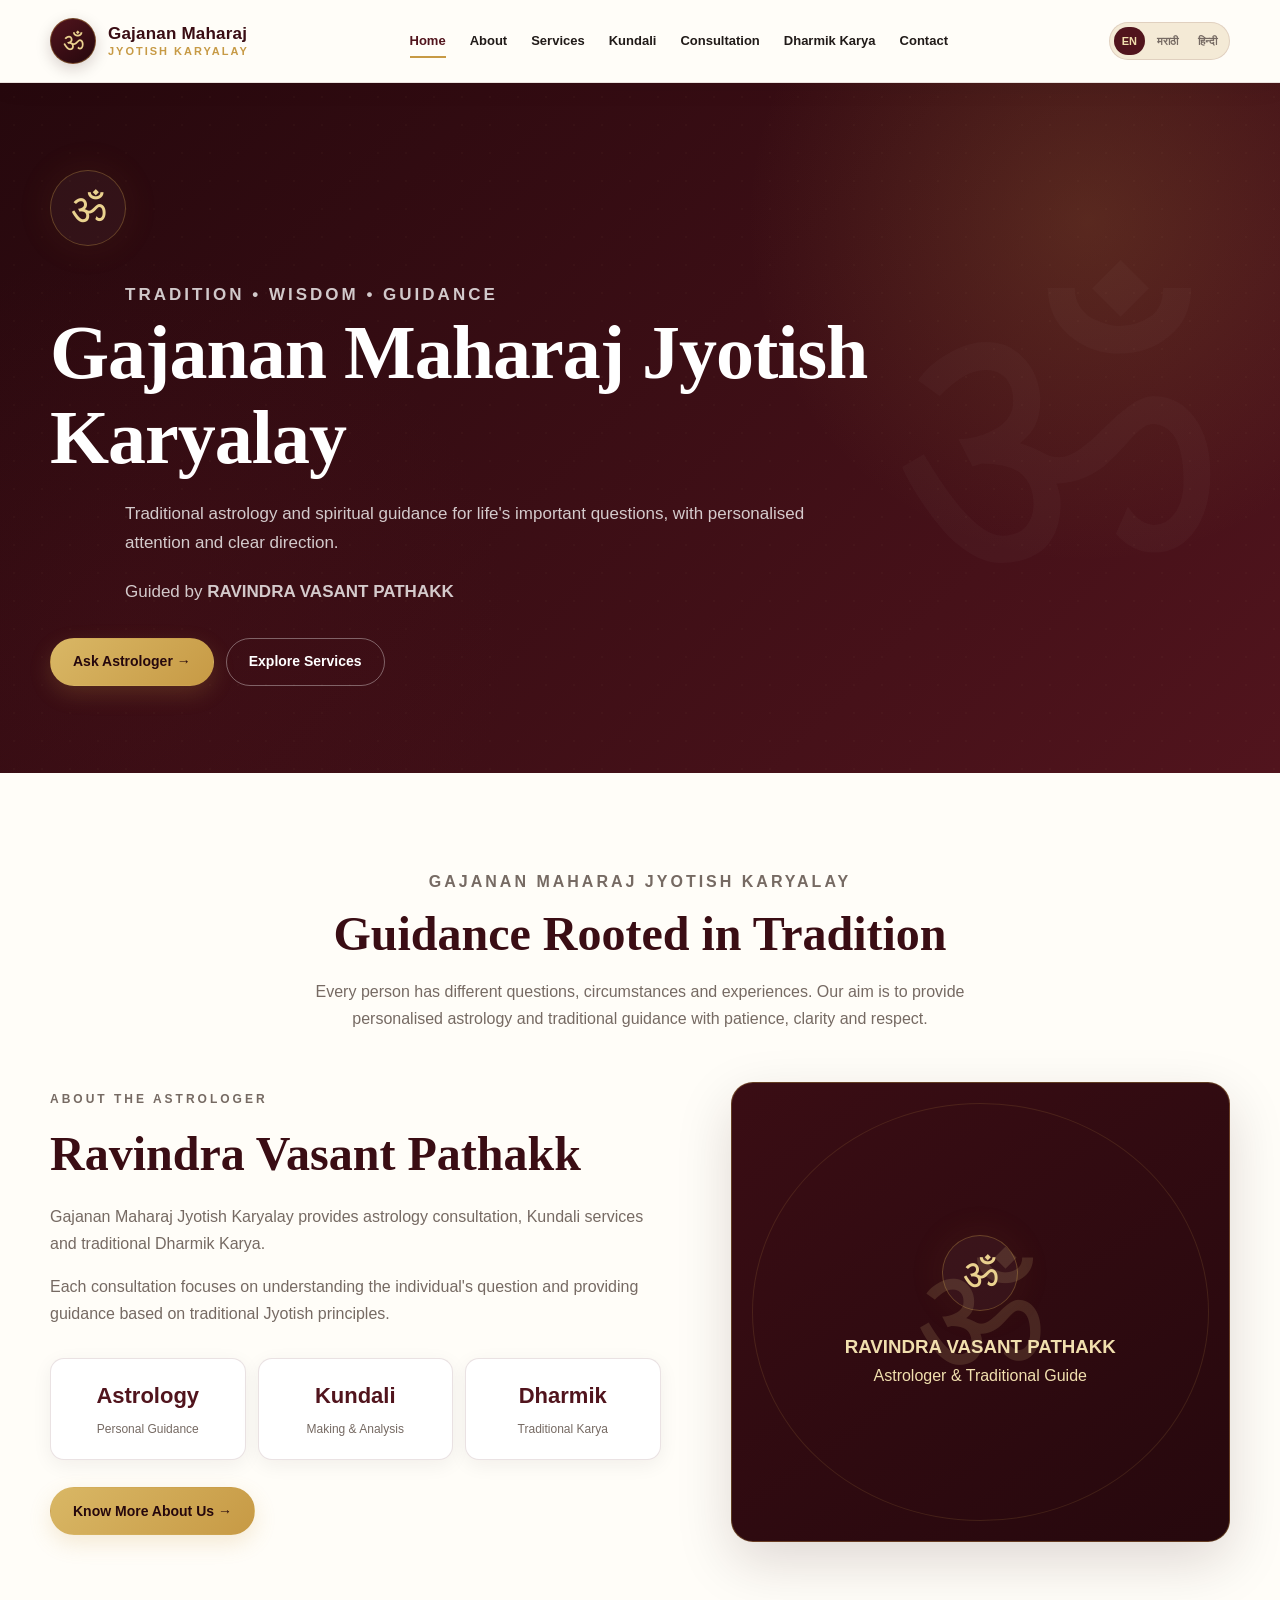
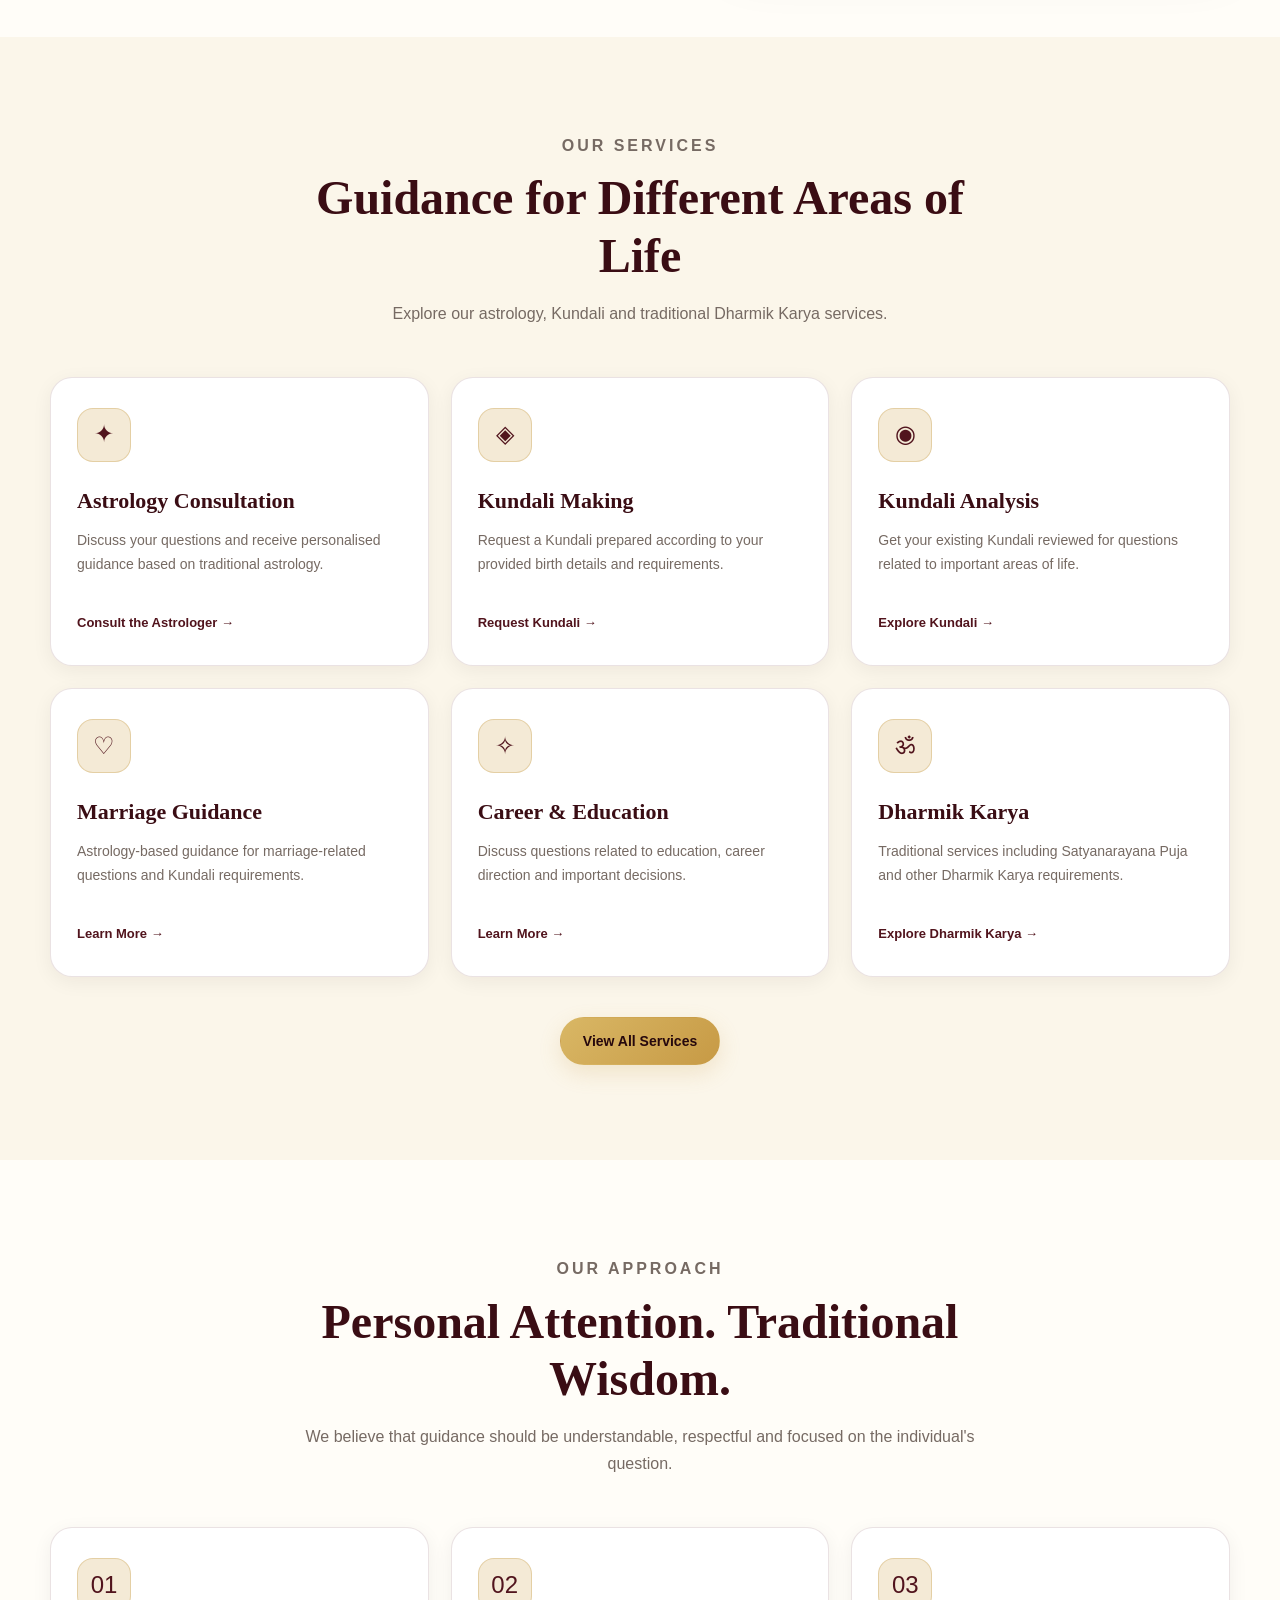
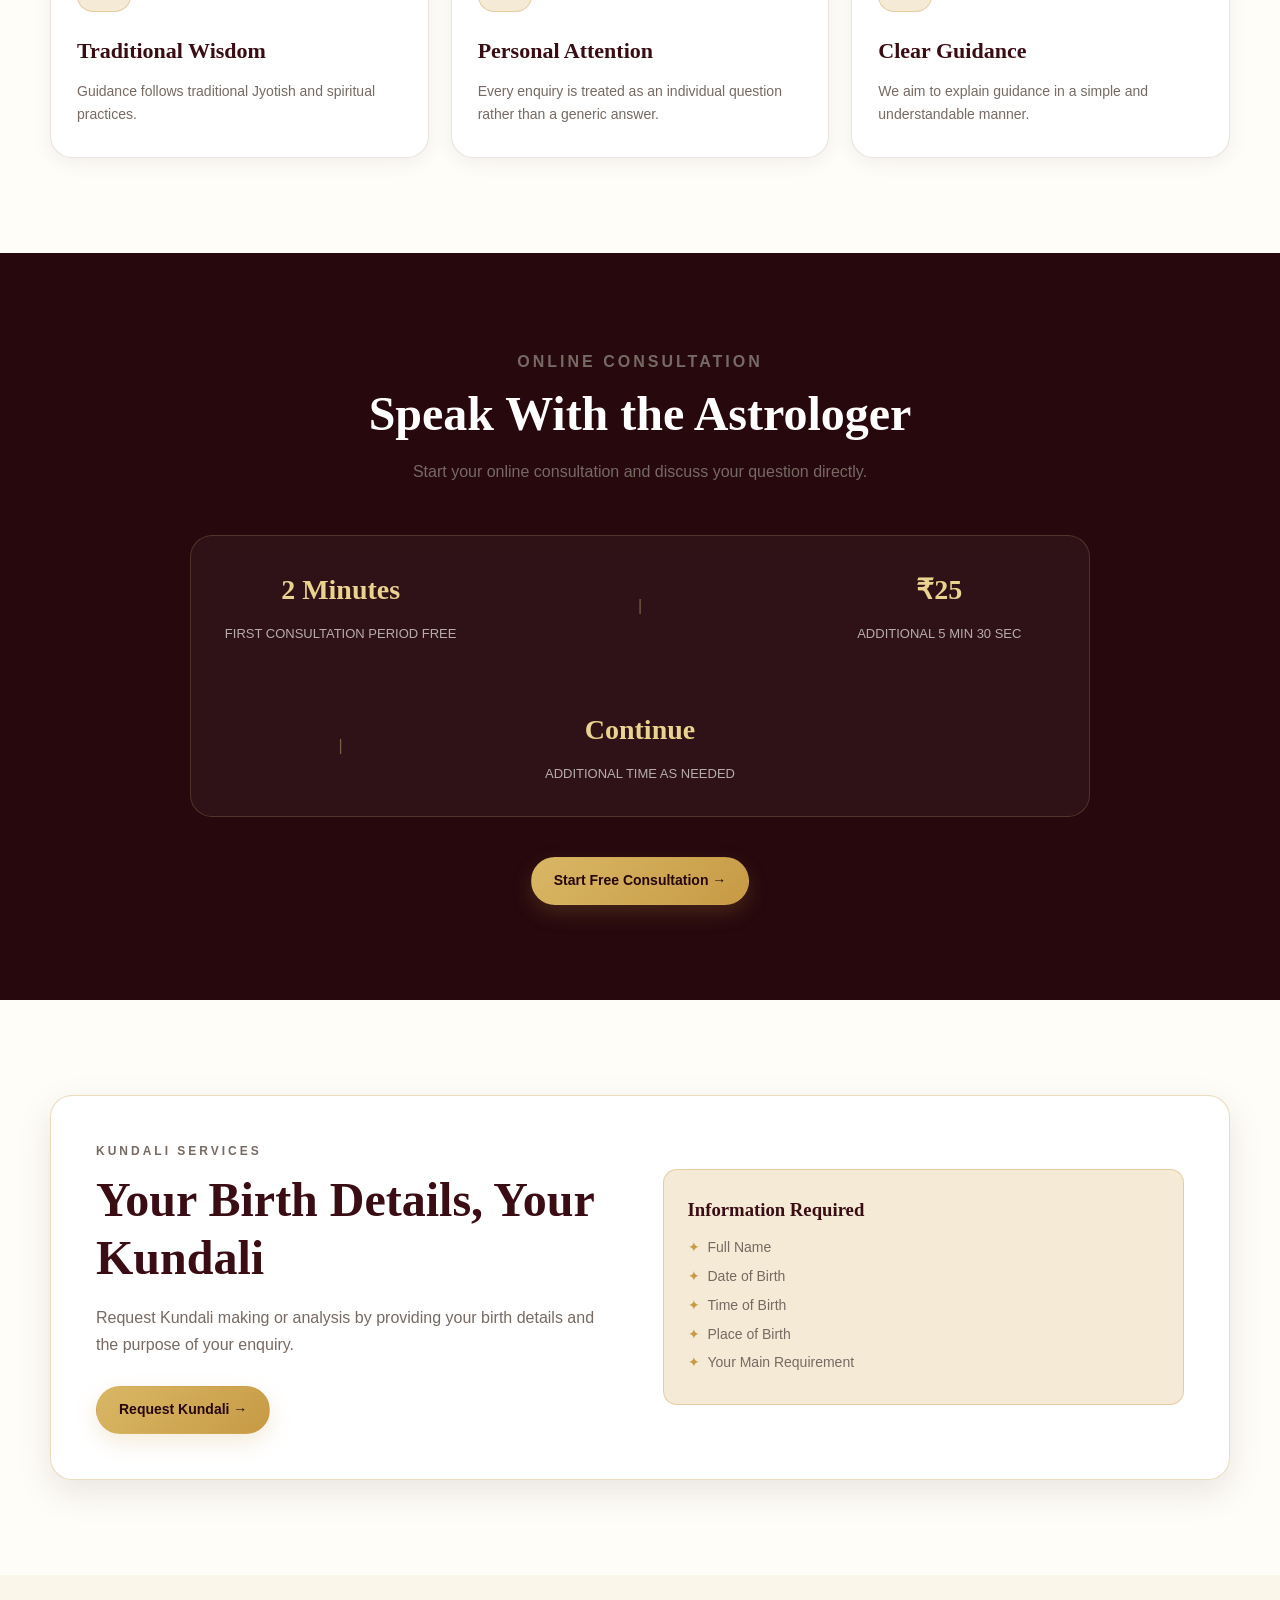
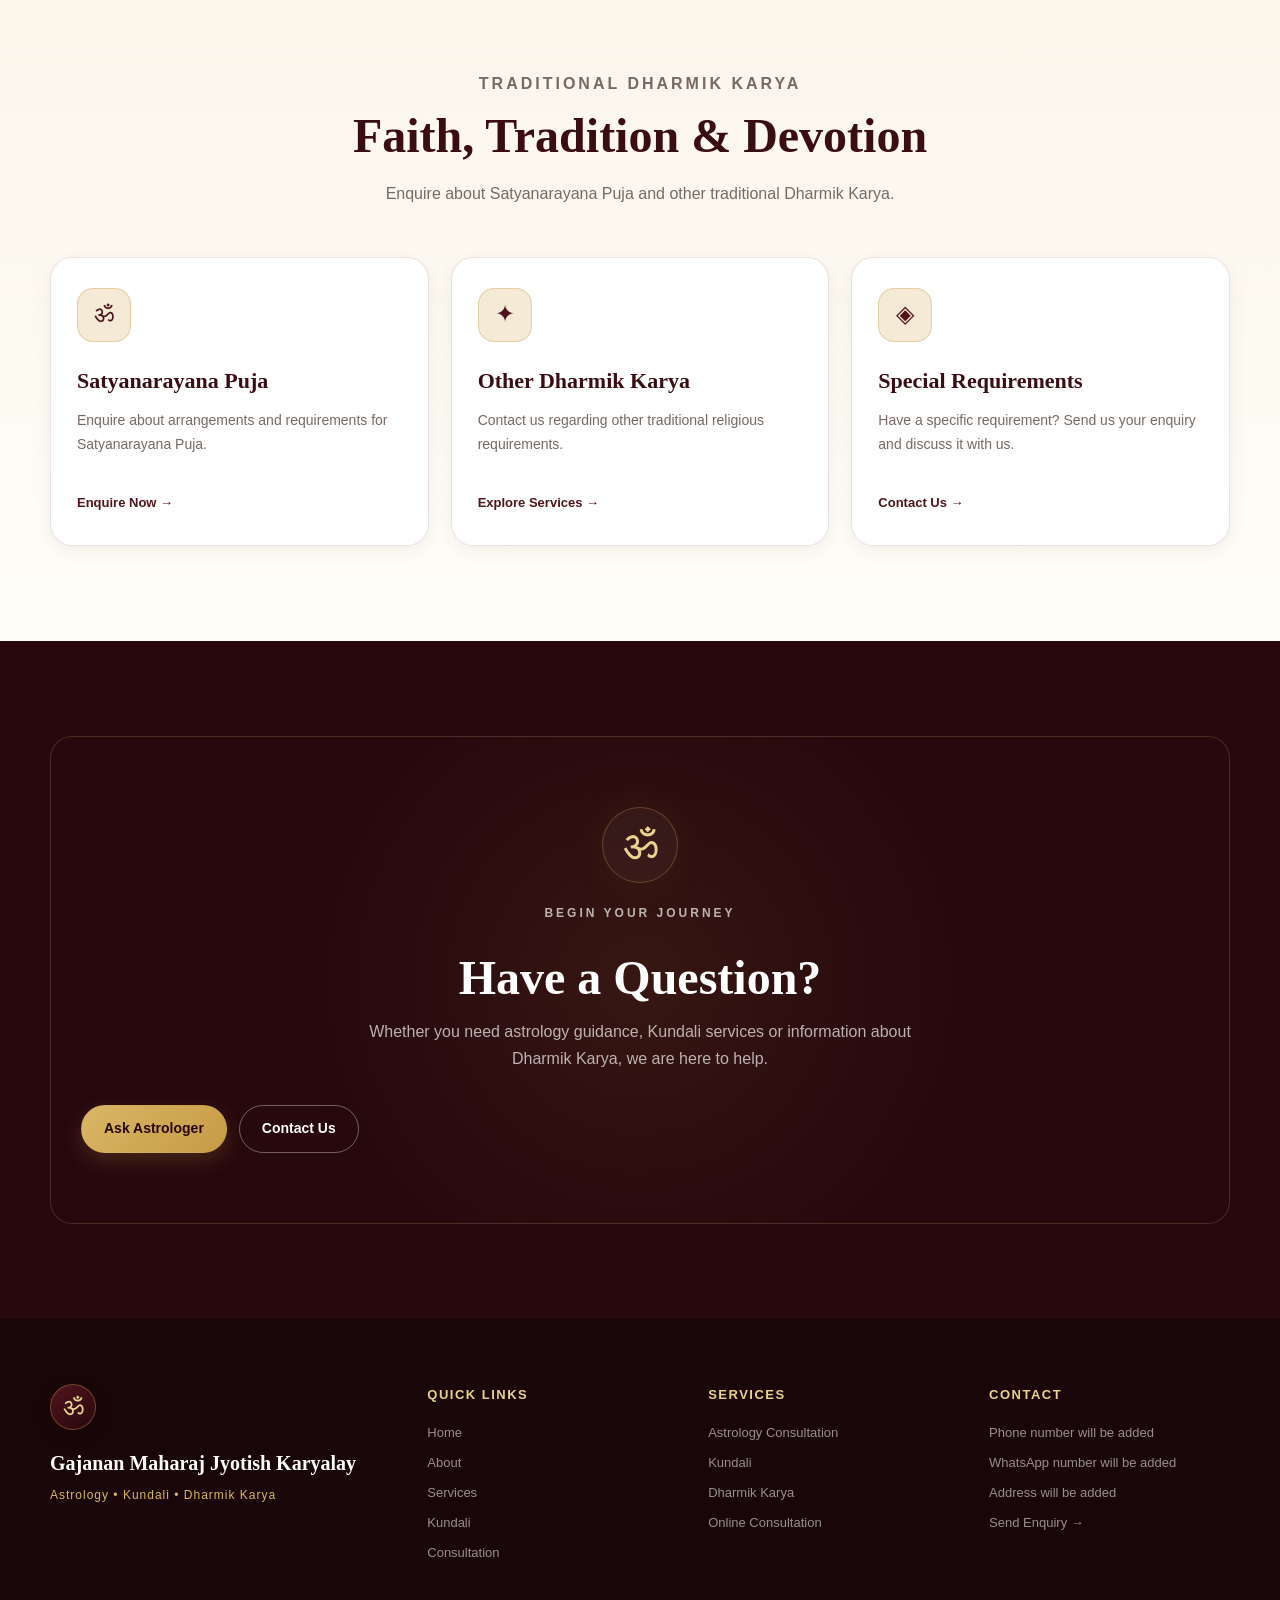
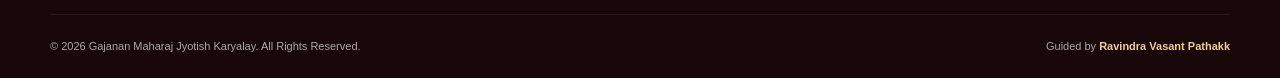
<file: index.html>
<!DOCTYPE html>
<html lang="en">

<head>

    <meta charset="UTF-8">

    <meta
        name="viewport"
        content="width=device-width, initial-scale=1.0"
    >

    <title>
        Gajanan Maharaj Jyotish Karyalay | Astrology & Kundali
    </title>

    <meta
        name="description"
        content="Gajanan Maharaj Jyotish Karyalay — Astrology consultation, Kundali making, Kundali analysis and traditional Dharmik Karya guided by Ravindra Vasant Pathakk."
    >

    <link rel="stylesheet" href="style.css">

</head>


<body>


    <!-- =====================================================
         HEADER
    ====================================================== -->

    <header class="site-header">

        <div class="container header-container">


            <!-- BRAND -->

            <a href="index.html" class="brand">

                <span class="brand-symbol">
                    ॐ
                </span>

                <div class="brand-text">

                    <span class="brand-name">
                        Gajanan Maharaj
                    </span>

                    <span class="brand-subtitle">
                        Jyotish Karyalay
                    </span>

                </div>

            </a>


            <!-- NAVIGATION -->

            <nav class="main-nav">

                <a
                    href="index.html"
                    class="active"
                >
                    Home
                </a>

                <a href="about.html">
                    About
                </a>

                <a href="services.html">
                    Services
                </a>

                <a href="kundali.html">
                    Kundali
                </a>

                <a href="consultation.html">
                    Consultation
                </a>

                <a href="dharmik-karya.html">
                    Dharmik Karya
                </a>

                <a href="contact.html">
                    Contact
                </a>

            </nav>


            <!-- LANGUAGE -->

            <div class="language-selector">

                <button
                    type="button"
                    class="language-btn active"
                >
                    EN
                </button>

                <button
                    type="button"
                    class="language-btn"
                >
                    मराठी
                </button>

                <button
                    type="button"
                    class="language-btn"
                >
                    हिन्दी
                </button>

            </div>


        </div>

    </header>



    <!-- =====================================================
         MAIN
    ====================================================== -->

    <main>


        <!-- =================================================
             HERO
        ================================================== -->

        <section class="hero">

            <div class="container">

                <div class="hero-content">


                    <span class="hero-symbol">
                        ॐ
                    </span>


                    <p class="section-label">
                        TRADITION • WISDOM • GUIDANCE
                    </p>


                    <h1>
                        Gajanan Maharaj
                        Jyotish Karyalay
                    </h1>


                    <p>

                        Traditional astrology and spiritual
                        guidance for life's important questions,
                        with personalised attention and clear
                        direction.

                    </p>


                    <p>

                        Guided by
                        <strong>
                            RAVINDRA VASANT PATHAKK
                        </strong>

                    </p>


                    <div class="hero-actions">

                        <a
                            href="consultation.html"
                            class="btn btn-primary"
                        >
                            Ask Astrologer →
                        </a>


                        <a
                            href="services.html"
                            class="btn btn-secondary"
                        >
                            Explore Services
                        </a>

                    </div>


                </div>

            </div>

        </section>



        <!-- =================================================
             INTRODUCTION
        ================================================== -->

        <section class="section">

            <div class="container">

                <div class="section-heading">

                    <p class="section-label">
                        GAJANAN MAHARAJ JYOTISH KARYALAY
                    </p>

                    <h2>
                        Guidance Rooted in Tradition
                    </h2>

                    <p>

                        Every person has different questions,
                        circumstances and experiences. Our aim is
                        to provide personalised astrology and
                        traditional guidance with patience,
                        clarity and respect.

                    </p>

                </div>


                <div class="about-grid">


                    <div class="about-content">

                        <p class="section-label">
                            ABOUT THE ASTROLOGER
                        </p>

                        <h2>
                            Ravindra Vasant Pathakk
                        </h2>

                        <p>

                            Gajanan Maharaj Jyotish Karyalay
                            provides astrology consultation,
                            Kundali services and traditional
                            Dharmik Karya.

                        </p>

                        <p>

                            Each consultation focuses on
                            understanding the individual's
                            question and providing guidance based
                            on traditional Jyotish principles.

                        </p>


                        <div class="about-highlight">

                            <div>

                                <strong>
                                    Astrology
                                </strong>

                                <span>
                                    Personal Guidance
                                </span>

                            </div>


                            <div>

                                <strong>
                                    Kundali
                                </strong>

                                <span>
                                    Making & Analysis
                                </span>

                            </div>


                            <div>

                                <strong>
                                    Dharmik
                                </strong>

                                <span>
                                    Traditional Karya
                                </span>

                            </div>

                        </div>


                        <br>


                        <a
                            href="about.html"
                            class="btn btn-primary"
                        >
                            Know More About Us →
                        </a>

                    </div>


                    <!-- PHOTO PLACEHOLDER -->

                    <div class="about-image">

                        <div class="placeholder-content">

                            <span
                                class="hero-symbol"
                            >
                                ॐ
                            </span>

                            <h3>
                                RAVINDRA VASANT PATHAKK
                            </h3>

                            <p>
                                Astrologer & Traditional Guide
                            </p>

                        </div>

                    </div>


                </div>

            </div>

        </section>



        <!-- =================================================
             SERVICES
        ================================================== -->

        <section
            class="section section-alt"
        >

            <div class="container">


                <div class="section-heading">

                    <p class="section-label">
                        OUR SERVICES
                    </p>

                    <h2>
                        Guidance for Different Areas of Life
                    </h2>

                    <p>

                        Explore our astrology, Kundali and
                        traditional Dharmik Karya services.

                    </p>

                </div>


                <div class="services-grid">


                    <!-- SERVICE 1 -->

                    <div class="service-card">

                        <div class="service-icon">
                            ✦
                        </div>

                        <h3>
                            Astrology Consultation
                        </h3>

                        <p>

                            Discuss your questions and receive
                            personalised guidance based on
                            traditional astrology.

                        </p>

                        <br>

                        <a
                            href="consultation.html"
                            class="text-link"
                        >
                            Consult the Astrologer →
                        </a>

                    </div>


                    <!-- SERVICE 2 -->

                    <div class="service-card">

                        <div class="service-icon">
                            ◈
                        </div>

                        <h3>
                            Kundali Making
                        </h3>

                        <p>

                            Request a Kundali prepared according
                            to your provided birth details and
                            requirements.

                        </p>

                        <br>

                        <a
                            href="kundali.html"
                            class="text-link"
                        >
                            Request Kundali →
                        </a>

                    </div>


                    <!-- SERVICE 3 -->

                    <div class="service-card">

                        <div class="service-icon">
                            ◉
                        </div>

                        <h3>
                            Kundali Analysis
                        </h3>

                        <p>

                            Get your existing Kundali reviewed
                            for questions related to important
                            areas of life.

                        </p>

                        <br>

                        <a
                            href="kundali.html"
                            class="text-link"
                        >
                            Explore Kundali →
                        </a>

                    </div>


                    <!-- SERVICE 4 -->

                    <div class="service-card">

                        <div class="service-icon">
                            ♡
                        </div>

                        <h3>
                            Marriage Guidance
                        </h3>

                        <p>

                            Astrology-based guidance for
                            marriage-related questions and
                            Kundali requirements.

                        </p>

                        <br>

                        <a
                            href="services.html"
                            class="text-link"
                        >
                            Learn More →
                        </a>

                    </div>


                    <!-- SERVICE 5 -->

                    <div class="service-card">

                        <div class="service-icon">
                            ✧
                        </div>

                        <h3>
                            Career & Education
                        </h3>

                        <p>

                            Discuss questions related to
                            education, career direction and
                            important decisions.

                        </p>

                        <br>

                        <a
                            href="services.html"
                            class="text-link"
                        >
                            Learn More →
                        </a>

                    </div>


                    <!-- SERVICE 6 -->

                    <div class="service-card">

                        <div class="service-icon">
                            ॐ
                        </div>

                        <h3>
                            Dharmik Karya
                        </h3>

                        <p>

                            Traditional services including
                            Satyanarayana Puja and other
                            Dharmik Karya requirements.

                        </p>

                        <br>

                        <a
                            href="dharmik-karya.html"
                            class="text-link"
                        >
                            Explore Dharmik Karya →
                        </a>

                    </div>


                </div>


                <div
                    class="text-center"
                    style="margin-top: 40px;"
                >

                    <a
                        href="services.html"
                        class="btn btn-primary"
                    >
                        View All Services
                    </a>

                </div>


            </div>

        </section>



        <!-- =================================================
             WHY CHOOSE US
        ================================================== -->

        <section class="section">

            <div class="container">


                <div class="section-heading">

                    <p class="section-label">
                        OUR APPROACH
                    </p>

                    <h2>
                        Personal Attention. Traditional Wisdom.
                    </h2>

                    <p>

                        We believe that guidance should be
                        understandable, respectful and focused
                        on the individual's question.

                    </p>

                </div>


                <div class="services-grid">


                    <div class="service-card">

                        <div class="service-icon">
                            01
                        </div>

                        <h3>
                            Traditional Wisdom
                        </h3>

                        <p>

                            Guidance follows traditional
                            Jyotish and spiritual practices.

                        </p>

                    </div>


                    <div class="service-card">

                        <div class="service-icon">
                            02
                        </div>

                        <h3>
                            Personal Attention
                        </h3>

                        <p>

                            Every enquiry is treated as an
                            individual question rather than a
                            generic answer.

                        </p>

                    </div>


                    <div class="service-card">

                        <div class="service-icon">
                            03
                        </div>

                        <h3>
                            Clear Guidance
                        </h3>

                        <p>

                            We aim to explain guidance in a
                            simple and understandable manner.

                        </p>

                    </div>


                </div>

            </div>

        </section>



        <!-- =================================================
             ONLINE CONSULTATION
        ================================================== -->

        <section
            class="section consultation-section"
        >

            <div class="container">


                <div class="section-heading">

                    <p class="section-label">
                        ONLINE CONSULTATION
                    </p>

                    <h2>
                        Speak With the Astrologer
                    </h2>

                    <p>

                        Start your online consultation and
                        discuss your question directly.

                    </p>

                </div>


                <div class="pricing-box">


                    <div class="price-item">

                        <strong>
                            2 Minutes
                        </strong>

                        <span>
                            FIRST CONSULTATION PERIOD FREE
                        </span>

                    </div>


                    <div class="price-divider">
                        |
                    </div>


                    <div class="price-item">

                        <strong>
                            ₹25
                        </strong>

                        <span>
                            ADDITIONAL 5 MIN 30 SEC
                        </span>

                    </div>


                    <div class="price-divider">
                        |
                    </div>


                    <div class="price-item">

                        <strong>
                            Continue
                        </strong>

                        <span>
                            ADDITIONAL TIME AS NEEDED
                        </span>

                    </div>


                </div>


                <div
                    class="text-center"
                    style="margin-top: 35px;"
                >

                    <a
                        href="consultation.html"
                        class="btn btn-primary"
                    >
                        Start Free Consultation →
                    </a>

                </div>


            </div>

        </section>



        <!-- =================================================
             KUNDALI
        ================================================== -->

        <section class="section">

            <div class="container">


                <div class="dharmik-feature">


                    <div>

                        <p class="section-label">
                            KUNDALI SERVICES
                        </p>

                        <h2>
                            Your Birth Details,
                            Your Kundali
                        </h2>

                        <p>

                            Request Kundali making or analysis
                            by providing your birth details and
                            the purpose of your enquiry.

                        </p>

                        <br>

                        <a
                            href="kundali.html"
                            class="btn btn-primary"
                        >
                            Request Kundali →
                        </a>

                    </div>


                    <div class="info-box">

                        <h3>
                            Information Required
                        </h3>

                        <ul>

                            <li>
                                Full Name
                            </li>

                            <li>
                                Date of Birth
                            </li>

                            <li>
                                Time of Birth
                            </li>

                            <li>
                                Place of Birth
                            </li>

                            <li>
                                Your Main Requirement
                            </li>

                        </ul>

                    </div>


                </div>

            </div>

        </section>



        <!-- =================================================
             DHARMIK KARYA
        ================================================== -->

        <section
            class="section dharmik-section"
        >

            <div class="container">


                <div class="section-heading">

                    <p class="section-label">
                        TRADITIONAL DHARMIK KARYA
                    </p>

                    <h2>
                        Faith, Tradition & Devotion
                    </h2>

                    <p>

                        Enquire about Satyanarayana Puja and
                        other traditional Dharmik Karya.

                    </p>

                </div>


                <div class="services-grid">


                    <div class="service-card">

                        <div class="service-icon">
                            ॐ
                        </div>

                        <h3>
                            Satyanarayana Puja
                        </h3>

                        <p>

                            Enquire about arrangements and
                            requirements for Satyanarayana Puja.

                        </p>

                        <br>

                        <a
                            href="dharmik-karya.html"
                            class="text-link"
                        >
                            Enquire Now →
                        </a>

                    </div>


                    <div class="service-card">

                        <div class="service-icon">
                            ✦
                        </div>

                        <h3>
                            Other Dharmik Karya
                        </h3>

                        <p>

                            Contact us regarding other
                            traditional religious requirements.

                        </p>

                        <br>

                        <a
                            href="dharmik-karya.html"
                            class="text-link"
                        >
                            Explore Services →
                        </a>

                    </div>


                    <div class="service-card">

                        <div class="service-icon">
                            ◈
                        </div>

                        <h3>
                            Special Requirements
                        </h3>

                        <p>

                            Have a specific requirement?
                            Send us your enquiry and discuss it
                            with us.

                        </p>

                        <br>

                        <a
                            href="contact.html"
                            class="text-link"
                        >
                            Contact Us →
                        </a>

                    </div>


                </div>


            </div>

        </section>



        <!-- =================================================
             FINAL CTA
        ================================================== -->

        <section class="section consultation-cta">

            <div class="container">


                <div class="cta-box">

                    <span class="hero-symbol">
                        ॐ
                    </span>


                    <p class="section-label">
                        BEGIN YOUR JOURNEY
                    </p>


                    <h2>
                        Have a Question?
                    </h2>


                    <p>

                        Whether you need astrology guidance,
                        Kundali services or information about
                        Dharmik Karya, we are here to help.

                    </p>


                    <div class="hero-actions">

                        <a
                            href="consultation.html"
                            class="btn btn-primary"
                        >
                            Ask Astrologer
                        </a>


                        <a
                            href="contact.html"
                            class="btn btn-secondary"
                        >
                            Contact Us
                        </a>

                    </div>


                </div>


            </div>

        </section>



    </main>



    <!-- =====================================================
         FOOTER
    ====================================================== -->

    <footer class="site-footer">

        <div class="container">


            <div class="footer-grid">


                <!-- BRAND -->

                <div class="footer-brand">

                    <span class="brand-symbol">
                        ॐ
                    </span>

                    <h3>
                        Gajanan Maharaj
                        Jyotish Karyalay
                    </h3>

                    <p>
                        Astrology • Kundali • Dharmik Karya
                    </p>

                </div>


                <!-- QUICK LINKS -->

                <div class="footer-links">

                    <h4>
                        Quick Links
                    </h4>

                    <a href="index.html">
                        Home
                    </a>

                    <a href="about.html">
                        About
                    </a>

                    <a href="services.html">
                        Services
                    </a>

                    <a href="kundali.html">
                        Kundali
                    </a>

                    <a href="consultation.html">
                        Consultation
                    </a>

                </div>


                <!-- SERVICES -->

                <div class="footer-links">

                    <h4>
                        Services
                    </h4>

                    <a href="services.html">
                        Astrology Consultation
                    </a>

                    <a href="kundali.html">
                        Kundali
                    </a>

                    <a href="dharmik-karya.html">
                        Dharmik Karya
                    </a>

                    <a href="consultation.html">
                        Online Consultation
                    </a>

                </div>


                <!-- CONTACT -->

                <div class="footer-links">

                    <h4>
                        Contact
                    </h4>

                    <span>
                        Phone number will be added
                    </span>

                    <span>
                        WhatsApp number will be added
                    </span>

                    <span>
                        Address will be added
                    </span>

                    <a href="contact.html">
                        Send Enquiry →
                    </a>

                </div>


            </div>


            <div class="footer-bottom">

                <p>
                    © 2026 Gajanan Maharaj Jyotish Karyalay.
                    All Rights Reserved.
                </p>

                <p>
                    Guided by
                    <strong>
                        Ravindra Vasant Pathakk
                    </strong>
                </p>

            </div>


        </div>

    </footer>



    <!-- =====================================================
         JAVASCRIPT
    ====================================================== -->

    <script src="script.js"></script>


</body>

</html>
</file>
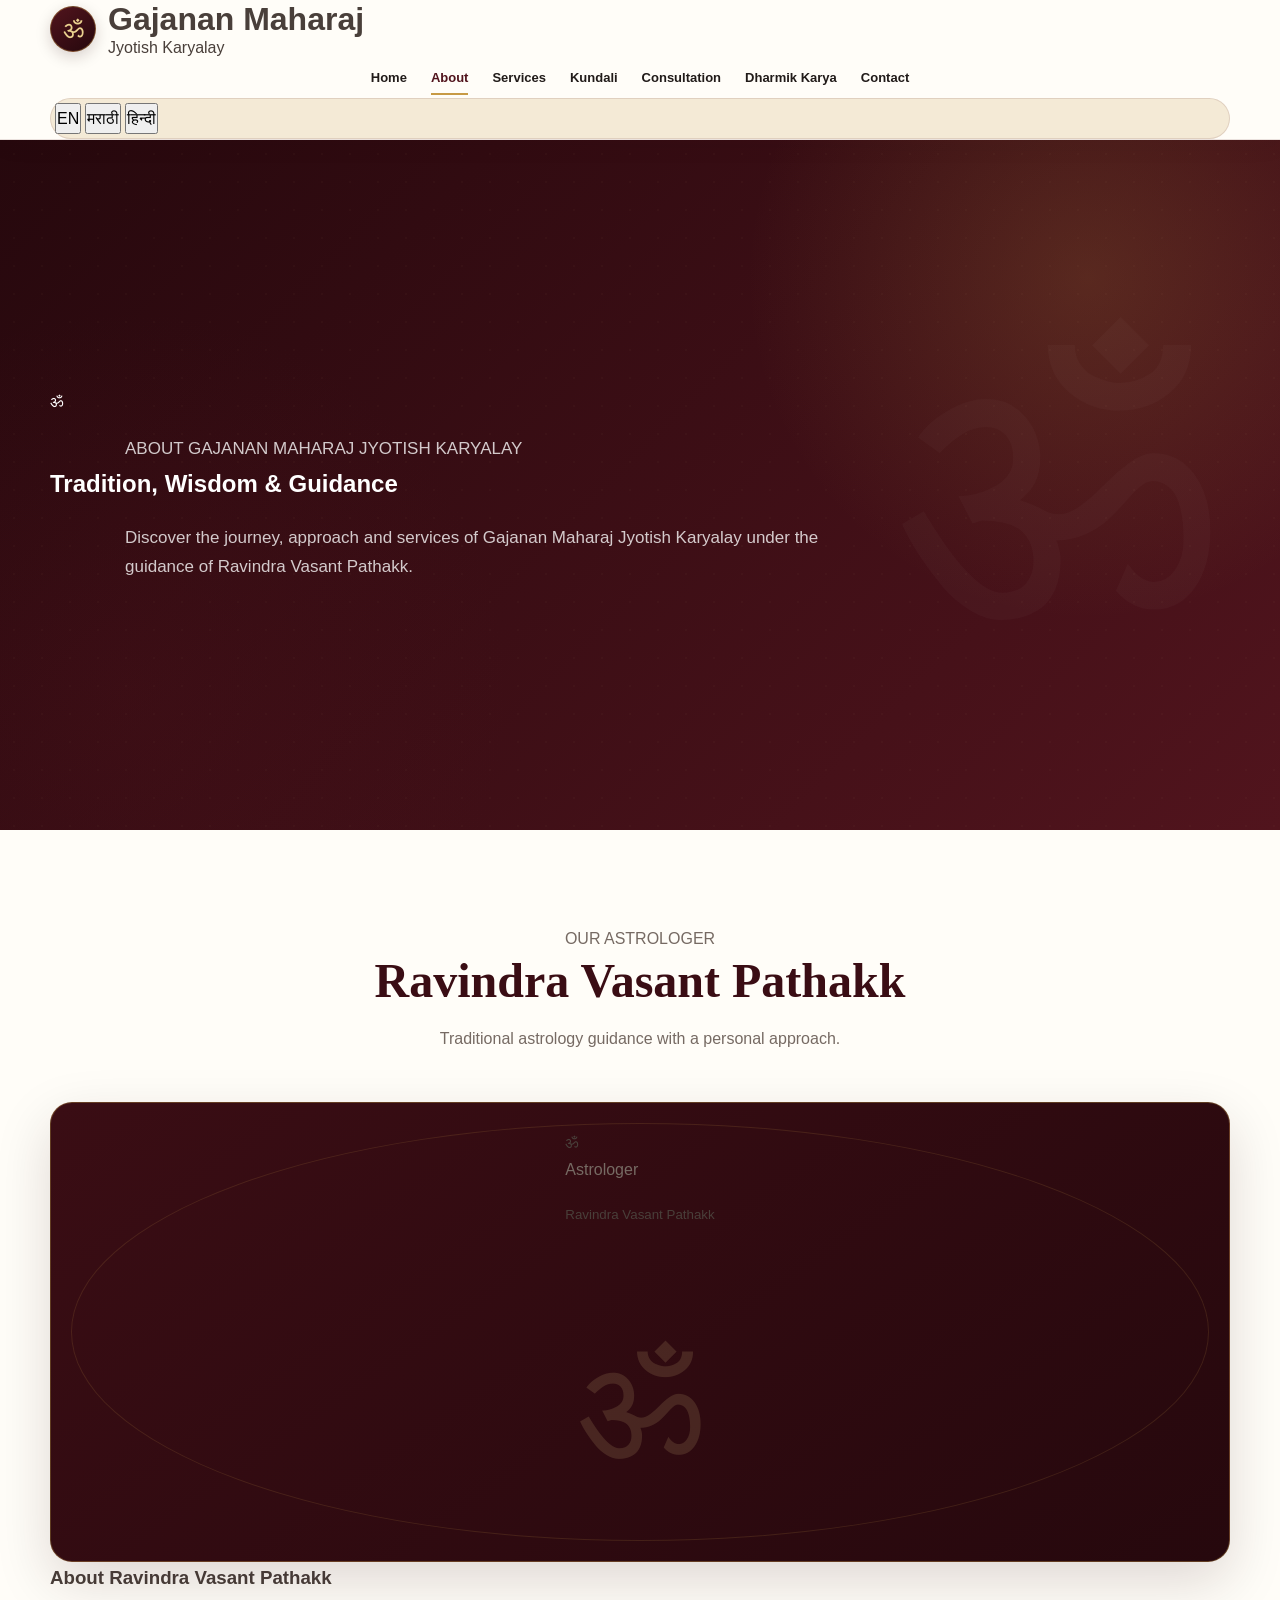
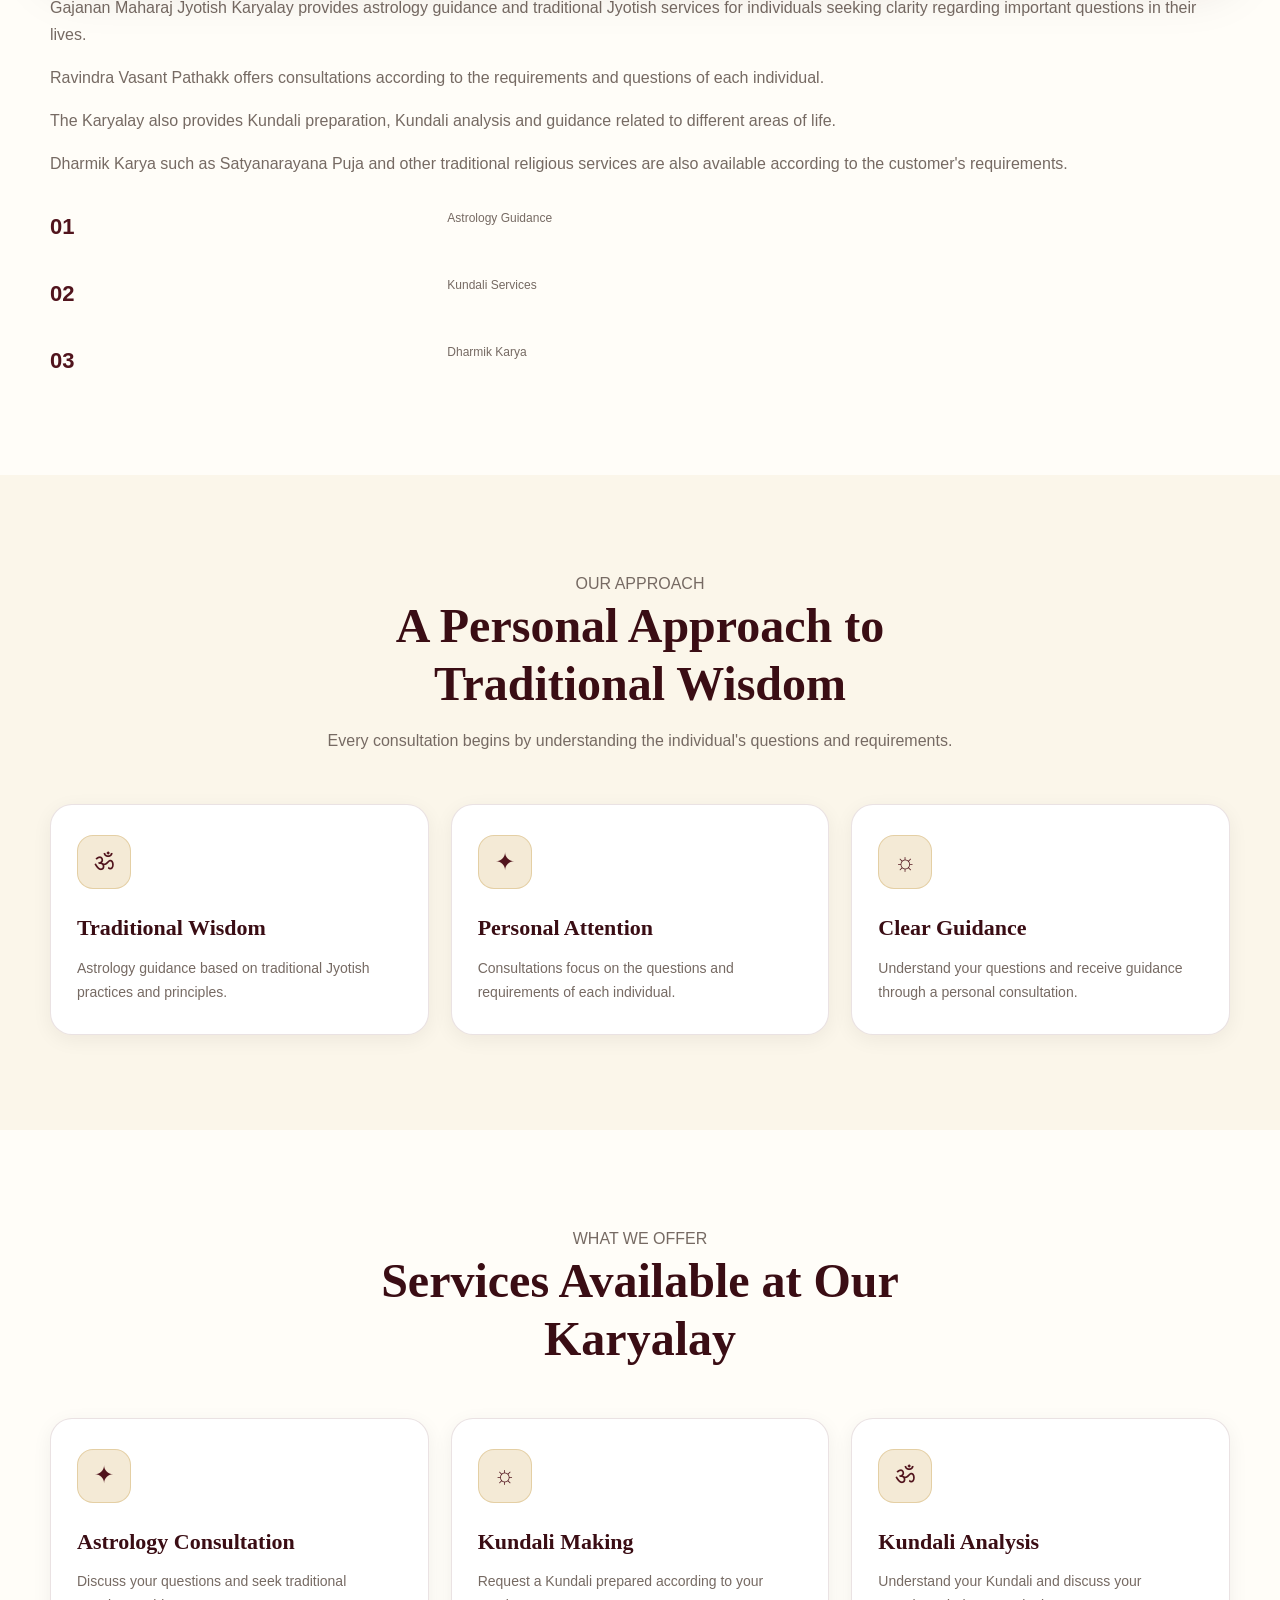
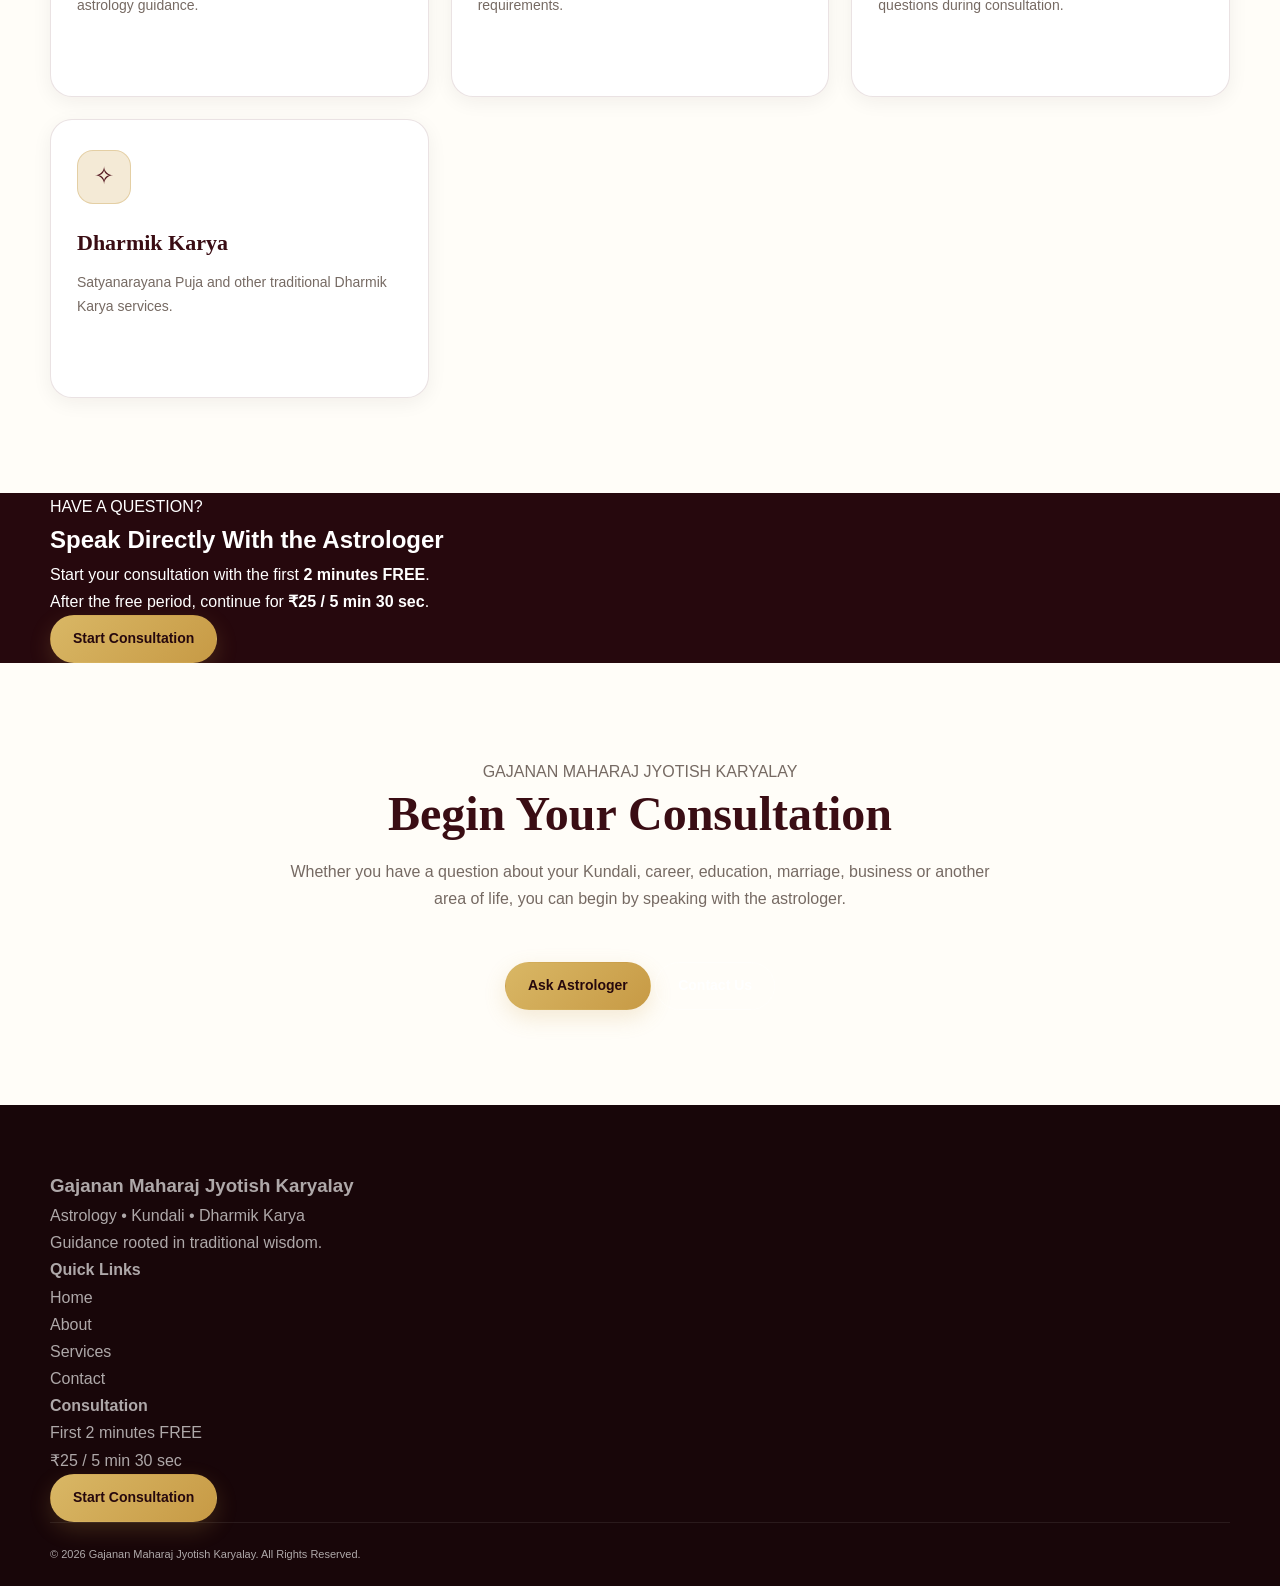
<file: about.html>
<!DOCTYPE html>
<html lang="en">
<head>
    <meta charset="UTF-8">

    <meta name="viewport" content="width=device-width, initial-scale=1.0">

    <meta name="description"
        content="Learn about Ravindra Vasant Pathakk and Gajanan Maharaj Jyotish Karyalay, offering astrology, Kundali and Dharmik Karya services.">

    <meta name="keywords"
        content="Gajanan Maharaj Jyotish Karyalay, Ravindra Vasant Pathakk, astrology, Jyotish, Kundali, Dharmik Karya">

    <title>About Us | Gajanan Maharaj Jyotish Karyalay</title>

    <!-- Main Website CSS -->
    <link rel="stylesheet" href="style.css">
</head>

<body>


<!-- =====================================================
     HEADER
===================================================== -->

<header class="site-header">

    <div class="container nav-container">

        <!-- LOGO / BRAND -->

        <a href="index.html" class="brand">

            <div class="brand-symbol">
                ॐ
            </div>

            <div class="brand-text">
                <h1>Gajanan Maharaj</h1>
                <span>Jyotish Karyalay</span>
            </div>

        </a>


        <!-- NAVIGATION -->

        <nav class="main-nav">

            <a href="index.html">
                Home
            </a>

            <a href="about.html" class="active">
                About
            </a>

            <a href="services.html">
                Services
            </a>

            <a href="kundali.html">
                Kundali
            </a>

            <a href="consultation.html">
                Consultation
            </a>

            <a href="dharmik-karya.html">
                Dharmik Karya
            </a>

            <a href="contact.html">
                Contact
            </a>

        </nav>


        <!-- LANGUAGE -->

        <div class="language-selector">

            <button type="button">
                EN
            </button>

            <button type="button">
                मराठी
            </button>

            <button type="button">
                हिन्दी
            </button>

        </div>

    </div>

</header>



<!-- =====================================================
     MAIN CONTENT
===================================================== -->

<main>


<!-- =====================================================
     PAGE HERO
===================================================== -->

<section class="hero about-hero">

    <div class="container">

        <div class="hero-content">

            <div class="om-symbol">
                ॐ
            </div>

            <p class="eyebrow">
                ABOUT GAJANAN MAHARAJ JYOTISH KARYALAY
            </p>

            <h2>
                Tradition,
                <span>Wisdom & Guidance</span>
            </h2>

            <p>
                Discover the journey, approach and services of
                Gajanan Maharaj Jyotish Karyalay under the guidance
                of Ravindra Vasant Pathakk.
            </p>

        </div>

    </div>

</section>



<!-- =====================================================
     ASTROLOGER INTRODUCTION
===================================================== -->

<section class="section">

    <div class="container">

        <div class="section-heading">

            <p class="eyebrow">
                OUR ASTROLOGER
            </p>

            <h2>
                Ravindra Vasant Pathakk
            </h2>

            <p>
                Traditional astrology guidance with a personal
                approach.
            </p>

        </div>


        <div class="about-content">


            <!-- PHOTO AREA -->

            <div class="about-image">

                <div class="about-placeholder">

                    <span>ॐ</span>

                    <p>
                        Astrologer
                    </p>

                    <small>
                        Ravindra Vasant Pathakk
                    </small>

                </div>

            </div>


            <!-- ABOUT TEXT -->

            <div class="about-text">

                <h3>
                    About Ravindra Vasant Pathakk
                </h3>

                <p>
                    Gajanan Maharaj Jyotish Karyalay provides
                    astrology guidance and traditional Jyotish
                    services for individuals seeking clarity
                    regarding important questions in their lives.
                </p>

                <p>
                    Ravindra Vasant Pathakk offers consultations
                    according to the requirements and questions
                    of each individual.
                </p>

                <p>
                    The Karyalay also provides Kundali preparation,
                    Kundali analysis and guidance related to
                    different areas of life.
                </p>

                <p>
                    Dharmik Karya such as Satyanarayana Puja and
                    other traditional religious services are also
                    available according to the customer's
                    requirements.
                </p>


                <!-- HIGHLIGHTS -->

                <div class="about-highlights">

                    <div class="about-highlight">

                        <strong>
                            01
                        </strong>

                        <span>
                            Astrology Guidance
                        </span>

                    </div>


                    <div class="about-highlight">

                        <strong>
                            02
                        </strong>

                        <span>
                            Kundali Services
                        </span>

                    </div>


                    <div class="about-highlight">

                        <strong>
                            03
                        </strong>

                        <span>
                            Dharmik Karya
                        </span>

                    </div>

                </div>

            </div>

        </div>

    </div>

</section>



<!-- =====================================================
     OUR APPROACH
===================================================== -->

<section class="section section-alt">

    <div class="container">

        <div class="section-heading">

            <p class="eyebrow">
                OUR APPROACH
            </p>

            <h2>
                A Personal Approach to
                <span>Traditional Wisdom</span>
            </h2>

            <p>
                Every consultation begins by understanding the
                individual's questions and requirements.
            </p>

        </div>


        <div class="services-grid">


            <!-- CARD 1 -->

            <div class="service-card">

                <div class="service-icon">
                    ॐ
                </div>

                <h3>
                    Traditional Wisdom
                </h3>

                <p>
                    Astrology guidance based on traditional
                    Jyotish practices and principles.
                </p>

            </div>


            <!-- CARD 2 -->

            <div class="service-card">

                <div class="service-icon">
                    ✦
                </div>

                <h3>
                    Personal Attention
                </h3>

                <p>
                    Consultations focus on the questions and
                    requirements of each individual.
                </p>

            </div>


            <!-- CARD 3 -->

            <div class="service-card">

                <div class="service-icon">
                    ☼
                </div>

                <h3>
                    Clear Guidance
                </h3>

                <p>
                    Understand your questions and receive
                    guidance through a personal consultation.
                </p>

            </div>

        </div>

    </div>

</section>



<!-- =====================================================
     SERVICES OVERVIEW
===================================================== -->

<section class="section">

    <div class="container">

        <div class="section-heading">

            <p class="eyebrow">
                WHAT WE OFFER
            </p>

            <h2>
                Services Available at
                <span>Our Karyalay</span>
            </h2>

        </div>


        <div class="services-grid">


            <div class="service-card">

                <div class="service-icon">
                    ✦
                </div>

                <h3>
                    Astrology Consultation
                </h3>

                <p>
                    Discuss your questions and seek traditional
                    astrology guidance.
                </p>

                <a href="consultation.html" class="btn btn-secondary">
                    Consult Astrologer
                </a>

            </div>



            <div class="service-card">

                <div class="service-icon">
                    ☼
                </div>

                <h3>
                    Kundali Making
                </h3>

                <p>
                    Request a Kundali prepared according to
                    your requirements.
                </p>

                <a href="kundali.html" class="btn btn-secondary">
                    Request Kundali
                </a>

            </div>



            <div class="service-card">

                <div class="service-icon">
                    ॐ
                </div>

                <h3>
                    Kundali Analysis
                </h3>

                <p>
                    Understand your Kundali and discuss your
                    questions during consultation.
                </p>

                <a href="services.html" class="btn btn-secondary">
                    Learn More
                </a>

            </div>



            <div class="service-card">

                <div class="service-icon">
                    ✧
                </div>

                <h3>
                    Dharmik Karya
                </h3>

                <p>
                    Satyanarayana Puja and other traditional
                    Dharmik Karya services.
                </p>

                <a href="dharmik-karya.html" class="btn btn-secondary">
                    View Services
                </a>

            </div>

        </div>

    </div>

</section>



<!-- =====================================================
     CONSULTATION CTA
===================================================== -->

<section class="consultation-section">

    <div class="container">

        <div class="consultation-box">

            <p class="eyebrow">
                HAVE A QUESTION?
            </p>

            <h2>
                Speak Directly With the Astrologer
            </h2>

            <p>
                Start your consultation with the first
                <strong>2 minutes FREE</strong>.
            </p>

            <p>
                After the free period, continue for
                <strong>₹25 / 5 min 30 sec</strong>.
            </p>


            <a href="consultation.html"
               class="btn btn-primary">

                Start Consultation

            </a>

        </div>

    </div>

</section>



<!-- =====================================================
     TRUST / NOTE
===================================================== -->

<section class="section">

    <div class="container">

        <div class="section-heading">

            <p class="eyebrow">
                GAJANAN MAHARAJ JYOTISH KARYALAY
            </p>

            <h2>
                Begin Your Consultation
            </h2>

            <p>
                Whether you have a question about your Kundali,
                career, education, marriage, business or another
                area of life, you can begin by speaking with the
                astrologer.
            </p>

        </div>


        <div style="text-align:center;">

            <a href="consultation.html"
               class="btn btn-primary">

                Ask Astrologer

            </a>

            <a href="contact.html"
               class="btn btn-secondary">

                Contact Us

            </a>

        </div>

    </div>

</section>


</main>



<!-- =====================================================
     FOOTER
===================================================== -->

<footer class="site-footer">

    <div class="container">

        <div class="footer-content">


            <div>

                <h3>
                    Gajanan Maharaj
                    Jyotish Karyalay
                </h3>

                <p>
                    Astrology • Kundali • Dharmik Karya
                </p>

                <p>
                    Guidance rooted in traditional wisdom.
                </p>

            </div>


            <div>

                <h4>
                    Quick Links
                </h4>

                <p>
                    <a href="index.html">
                        Home
                    </a>
                </p>

                <p>
                    <a href="about.html">
                        About
                    </a>
                </p>

                <p>
                    <a href="services.html">
                        Services
                    </a>
                </p>

                <p>
                    <a href="contact.html">
                        Contact
                    </a>
                </p>

            </div>


            <div>

                <h4>
                    Consultation
                </h4>

                <p>
                    First 2 minutes FREE
                </p>

                <p>
                    ₹25 / 5 min 30 sec
                </p>

                <a href="consultation.html"
                   class="btn btn-primary">

                    Start Consultation

                </a>

            </div>

        </div>


        <div class="footer-bottom">

            <p>
                © 2026 Gajanan Maharaj Jyotish Karyalay.
                All Rights Reserved.
            </p>

        </div>

    </div>

</footer>



<!-- =====================================================
     JAVASCRIPT
===================================================== -->

<script src="script.js"></script>

</body>
</html>
</file>
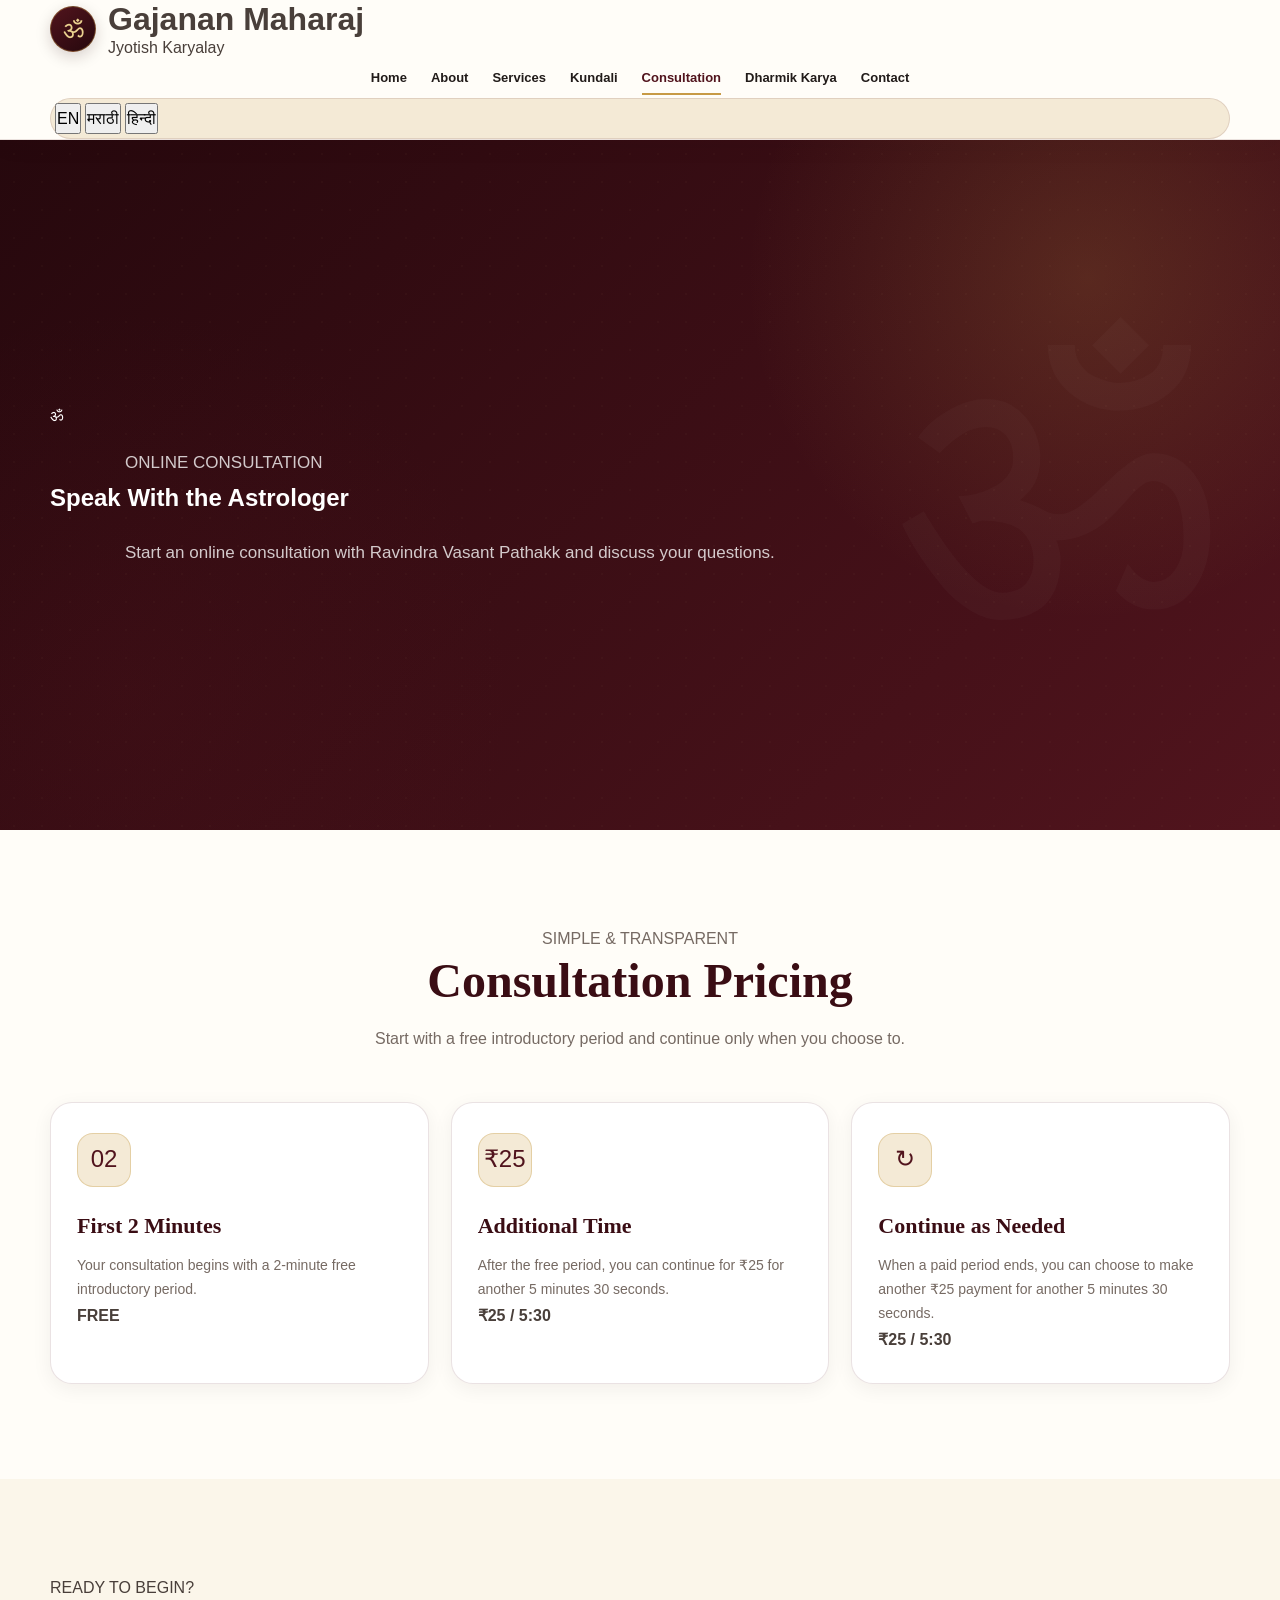
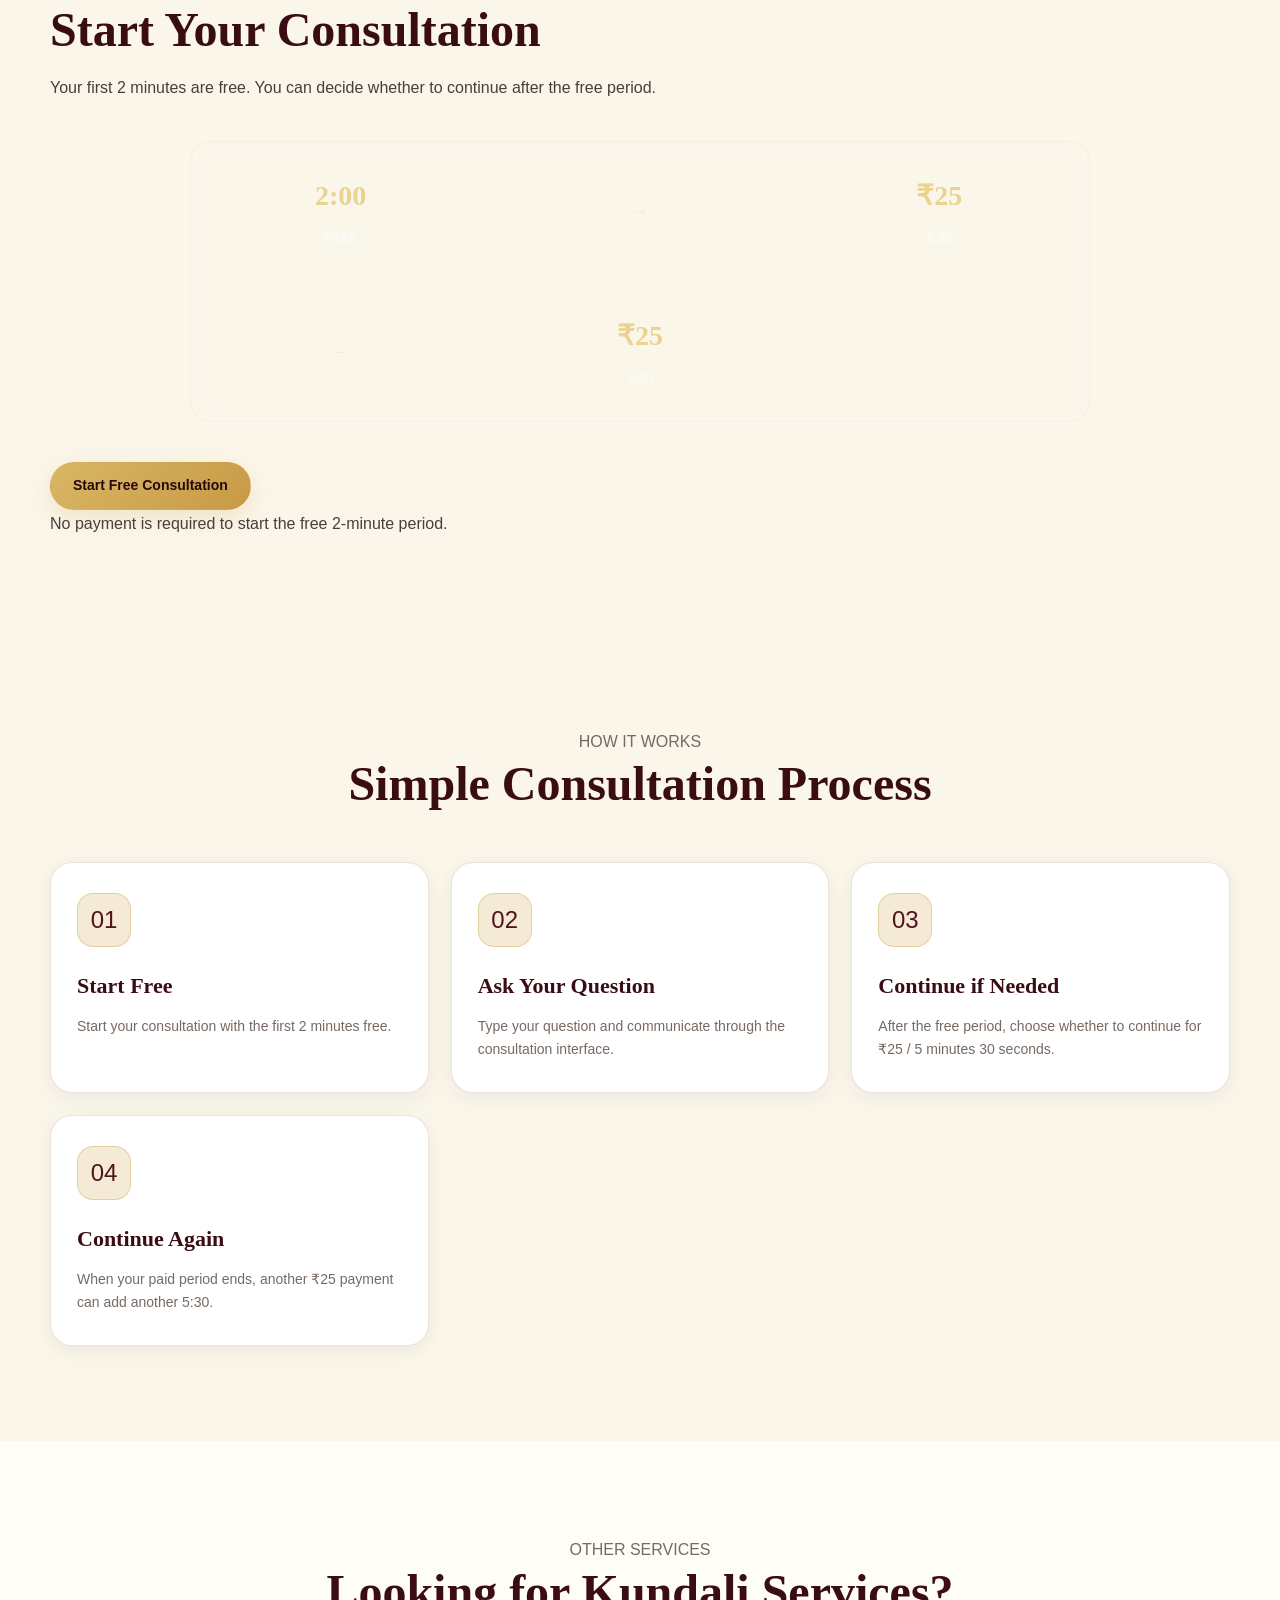
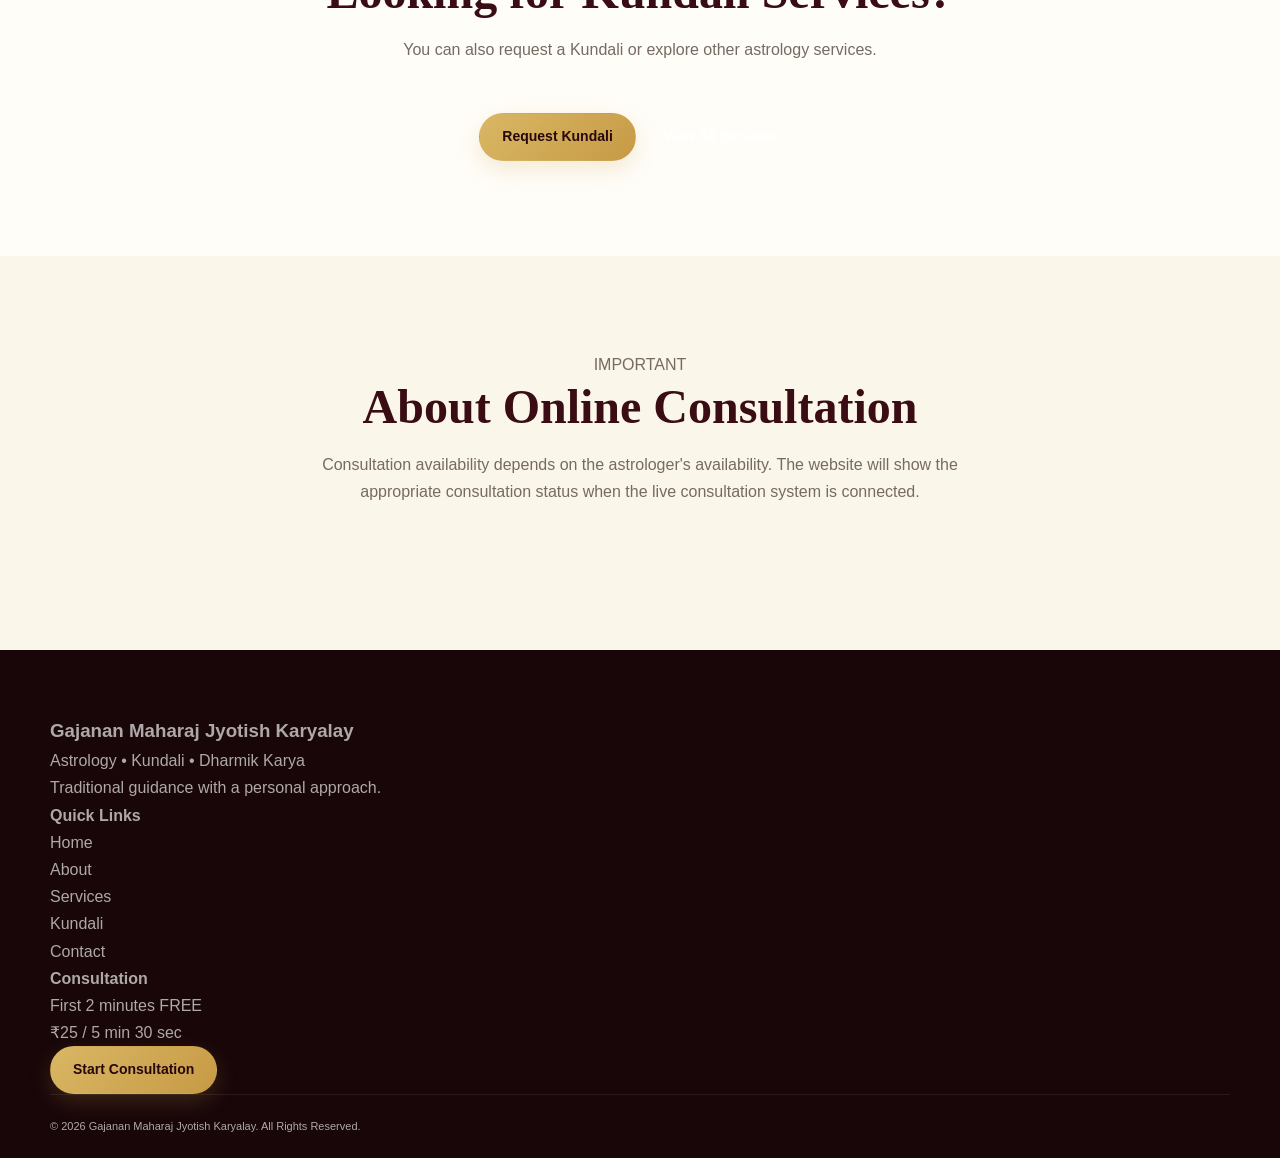
<file: consultation.html>
<!DOCTYPE html>
<html lang="en">

<head>

    <meta charset="UTF-8">

    <meta name="viewport" content="width=device-width, initial-scale=1.0">

    <meta name="description"
        content="Start an online astrology consultation with Gajanan Maharaj Jyotish Karyalay. First 2 minutes free, followed by ₹25 for each additional 5 minutes 30 seconds.">

    <meta name="keywords"
        content="Online Astrology Consultation, Ask Astrologer, Jyotish Consultation, Gajanan Maharaj Jyotish Karyalay">

    <title>Online Consultation | Gajanan Maharaj Jyotish Karyalay</title>

    <link rel="stylesheet" href="style.css">

</head>


<body>


<!-- =====================================================
     HEADER
===================================================== -->

<header class="site-header">

    <div class="container nav-container">

        <!-- BRAND -->

        <a href="index.html" class="brand">

            <div class="brand-symbol">
                ॐ
            </div>

            <div class="brand-text">

                <h1>
                    Gajanan Maharaj
                </h1>

                <span>
                    Jyotish Karyalay
                </span>

            </div>

        </a>


        <!-- NAVIGATION -->

        <nav class="main-nav">

            <a href="index.html">
                Home
            </a>

            <a href="about.html">
                About
            </a>

            <a href="services.html">
                Services
            </a>

            <a href="kundali.html">
                Kundali
            </a>

            <a href="consultation.html" class="active">
                Consultation
            </a>

            <a href="dharmik-karya.html">
                Dharmik Karya
            </a>

            <a href="contact.html">
                Contact
            </a>

        </nav>


        <!-- LANGUAGE -->

        <div class="language-selector">

            <button type="button">
                EN
            </button>

            <button type="button">
                मराठी
            </button>

            <button type="button">
                हिन्दी
            </button>

        </div>

    </div>

</header>



<!-- =====================================================
     MAIN
===================================================== -->

<main>


<!-- =====================================================
     PAGE HERO
===================================================== -->

<section class="hero">

    <div class="container">

        <div class="hero-content">

            <div class="om-symbol">
                ॐ
            </div>

            <p class="eyebrow">
                ONLINE CONSULTATION
            </p>

            <h2>

                Speak With
                <span>
                    the Astrologer
                </span>

            </h2>

            <p>

                Start an online consultation with
                Ravindra Vasant Pathakk and discuss
                your questions.

            </p>

        </div>

    </div>

</section>



<!-- =====================================================
     PRICING
===================================================== -->

<section class="section">

    <div class="container">


        <div class="section-heading">

            <p class="eyebrow">
                SIMPLE & TRANSPARENT
            </p>

            <h2>

                Consultation
                <span>
                    Pricing
                </span>

            </h2>

            <p>

                Start with a free introductory period and
                continue only when you choose to.

            </p>

        </div>



        <div class="services-grid">


            <!-- FREE PERIOD -->

            <div class="service-card">

                <div class="service-icon">
                    02
                </div>

                <h3>
                    First 2 Minutes
                </h3>

                <p>

                    Your consultation begins with a
                    2-minute free introductory period.

                </p>

                <strong>
                    FREE
                </strong>

            </div>



            <!-- PAID PERIOD -->

            <div class="service-card">

                <div class="service-icon">
                    ₹25
                </div>

                <h3>
                    Additional Time
                </h3>

                <p>

                    After the free period, you can continue
                    for ₹25 for another 5 minutes 30 seconds.

                </p>

                <strong>
                    ₹25 / 5:30
                </strong>

            </div>



            <!-- REPEAT -->

            <div class="service-card">

                <div class="service-icon">
                    ↻
                </div>

                <h3>
                    Continue as Needed
                </h3>

                <p>

                    When a paid period ends, you can choose
                    to make another ₹25 payment for another
                    5 minutes 30 seconds.

                </p>

                <strong>
                    ₹25 / 5:30
                </strong>

            </div>

        </div>

    </div>

</section>



<!-- =====================================================
     CONSULTATION START AREA
===================================================== -->

<section class="section section-alt">

    <div class="container">


        <div class="consultation-box">


            <p class="eyebrow">
                READY TO BEGIN?
            </p>


            <h2>
                Start Your Consultation
            </h2>


            <p>

                Your first 2 minutes are free.
                You can decide whether to continue
                after the free period.

            </p>


            <!-- PRICING DISPLAY -->

            <div class="pricing-box">


                <div class="price-item">

                    <strong>
                        2:00
                    </strong>

                    <span>
                        FREE
                    </span>

                </div>


                <div class="price-divider">
                    →
                </div>


                <div class="price-item">

                    <strong>
                        ₹25
                    </strong>

                    <span>
                        5:30
                    </span>

                </div>


                <div class="price-divider">
                    →
                </div>


                <div class="price-item">

                    <strong>
                        ₹25
                    </strong>

                    <span>
                        5:30
                    </span>

                </div>

            </div>


            <!-- START BUTTON -->

            <button
                type="button"
                id="startConsultationBtn"
                class="btn btn-primary">

                Start Free Consultation

            </button>


            <p class="small-text">

                No payment is required to start the
                free 2-minute period.

            </p>

        </div>

    </div>

</section>



<!-- =====================================================
     CONSULTATION INTERFACE
===================================================== -->

<section
    class="section"
    id="consultationArea"
    style="display:none;">

    <div class="container">


        <!-- STATUS -->

        <div class="section-heading">

            <p class="eyebrow">
                CONSULTATION ACTIVE
            </p>

            <h2>
                Online Consultation
            </h2>

            <p id="consultationStatus">
                Your free consultation is active.
            </p>

        </div>



        <!-- CONSULTATION BOX -->

        <div class="consultation-box">


            <!-- TIMER -->

            <div class="consultation-timer">

                <p>
                    TIME REMAINING
                </p>

                <div id="consultationTimer">
                    02:00
                </div>

            </div>



            <!-- ASTROLOGER -->

            <div class="consultation-person">

                <div class="about-placeholder">

                    <span>
                        ॐ
                    </span>

                </div>


                <div>

                    <h3>
                        Ravindra Vasant Pathakk
                    </h3>

                    <p>
                        Astrologer
                    </p>

                    <span class="online-status">
                        ● Online
                    </span>

                </div>

            </div>



            <!-- CHAT AREA -->

            <div
                id="chatMessages"
                class="chat-messages">

                <div class="chat-message astrologer-message">

                    <strong>
                        Astrologer
                    </strong>

                    <p>
                        Namaskar. Welcome to Gajanan Maharaj
                        Jyotish Karyalay. How may I guide you?
                    </p>

                </div>

            </div>



            <!-- CHAT INPUT -->

            <form id="consultationChatForm"
                  class="chat-form">

                <input
                    type="text"
                    id="chatInput"
                    placeholder="Type your question..."
                    autocomplete="off"
                    disabled
                >

                <button
                    type="submit"
                    class="btn btn-primary"
                    disabled>

                    Send

                </button>

            </form>



            <!-- FREE PERIOD MESSAGE -->

            <div
                id="freePeriodMessage"
                class="form-message">

                Your first 2 minutes are FREE.

            </div>



            <!-- PAYMENT AREA -->

            <div
                id="paymentArea"
                style="display:none;">

                <div class="payment-notice">

                    <p class="eyebrow">
                        FREE PERIOD ENDED
                    </p>

                    <h3>
                        Continue Your Consultation
                    </h3>

                    <p>

                        Your free 2-minute period has ended.
                        Continue for another 5 minutes 30 seconds
                        for ₹25.

                    </p>


                    <div class="pricing-box">

                        <div class="price-item">

                            <strong>
                                ₹25
                            </strong>

                            <span>
                                5 MIN 30 SEC
                            </span>

                        </div>

                    </div>


                    <button
                        type="button"
                        id="continuePaymentBtn"
                        class="btn btn-primary">

                        Continue for ₹25

                    </button>

                </div>

            </div>


        </div>

    </div>

</section>



<!-- =====================================================
     HOW IT WORKS
===================================================== -->

<section class="section section-alt">

    <div class="container">


        <div class="section-heading">

            <p class="eyebrow">
                HOW IT WORKS
            </p>

            <h2>

                Simple
                <span>
                    Consultation Process
                </span>

            </h2>

        </div>



        <div class="services-grid">


            <!-- STEP 1 -->

            <div class="service-card">

                <div class="service-icon">
                    01
                </div>

                <h3>
                    Start Free
                </h3>

                <p>

                    Start your consultation with
                    the first 2 minutes free.

                </p>

            </div>



            <!-- STEP 2 -->

            <div class="service-card">

                <div class="service-icon">
                    02
                </div>

                <h3>
                    Ask Your Question
                </h3>

                <p>

                    Type your question and communicate
                    through the consultation interface.

                </p>

            </div>



            <!-- STEP 3 -->

            <div class="service-card">

                <div class="service-icon">
                    03
                </div>

                <h3>
                    Continue if Needed
                </h3>

                <p>

                    After the free period, choose whether
                    to continue for ₹25 / 5 minutes 30 seconds.

                </p>

            </div>



            <!-- STEP 4 -->

            <div class="service-card">

                <div class="service-icon">
                    04
                </div>

                <h3>
                    Continue Again
                </h3>

                <p>

                    When your paid period ends, another
                    ₹25 payment can add another 5:30.

                </p>

            </div>

        </div>

    </div>

</section>



<!-- =====================================================
     OTHER SERVICES
===================================================== -->

<section class="section">

    <div class="container">


        <div class="section-heading">

            <p class="eyebrow">
                OTHER SERVICES
            </p>

            <h2>

                Looking for
                <span>
                    Kundali Services?
                </span>

            </h2>

            <p>

                You can also request a Kundali or explore
                other astrology services.

            </p>

        </div>



        <div style="text-align:center;">


            <a href="kundali.html"
               class="btn btn-primary">

                Request Kundali

            </a>


            <a href="services.html"
               class="btn btn-secondary">

                View All Services

            </a>


        </div>

    </div>

</section>



<!-- =====================================================
     IMPORTANT NOTE
===================================================== -->

<section class="section section-alt">

    <div class="container">


        <div class="section-heading">

            <p class="eyebrow">
                IMPORTANT
            </p>

            <h2>
                About Online Consultation
            </h2>

            <p>

                Consultation availability depends on the
                astrologer's availability. The website will
                show the appropriate consultation status when
                the live consultation system is connected.

            </p>

        </div>

    </div>

</section>


</main>



<!-- =====================================================
     FOOTER
===================================================== -->

<footer class="site-footer">

    <div class="container">


        <div class="footer-content">


            <!-- BRAND -->

            <div>

                <h3>
                    Gajanan Maharaj
                    Jyotish Karyalay
                </h3>

                <p>
                    Astrology • Kundali • Dharmik Karya
                </p>

                <p>
                    Traditional guidance with a personal approach.
                </p>

            </div>



            <!-- QUICK LINKS -->

            <div>

                <h4>
                    Quick Links
                </h4>

                <p>
                    <a href="index.html">
                        Home
                    </a>
                </p>

                <p>
                    <a href="about.html">
                        About
                    </a>
                </p>

                <p>
                    <a href="services.html">
                        Services
                    </a>
                </p>

                <p>
                    <a href="kundali.html">
                        Kundali
                    </a>
                </p>

                <p>
                    <a href="contact.html">
                        Contact
                    </a>
                </p>

            </div>



            <!-- CONSULTATION -->

            <div>

                <h4>
                    Consultation
                </h4>

                <p>
                    First 2 minutes FREE
                </p>

                <p>
                    ₹25 / 5 min 30 sec
                </p>

                <a href="consultation.html"
                   class="btn btn-primary">

                    Start Consultation

                </a>

            </div>

        </div>



        <!-- FOOTER BOTTOM -->

        <div class="footer-bottom">

            <p>

                © 2026 Gajanan Maharaj Jyotish Karyalay.
                All Rights Reserved.

            </p>

        </div>

    </div>

</footer>



<!-- =====================================================
     MAIN JAVASCRIPT
===================================================== -->

<script src="script.js"></script>



<!-- =====================================================
     TEMPORARY CONSULTATION DEMO
     
     IMPORTANT:
     This is only a frontend demonstration.
     Real consultation timing and payment verification
     will be controlled by the backend later.
===================================================== -->

<script>

document.addEventListener("DOMContentLoaded", function () {


    const startButton =
        document.getElementById("startConsultationBtn");


    const consultationArea =
        document.getElementById("consultationArea");


    const timer =
        document.getElementById("consultationTimer");


    const status =
        document.getElementById("consultationStatus");


    const chatInput =
        document.getElementById("chatInput");


    const chatForm =
        document.getElementById("consultationChatForm");


    const chatSendButton =
        chatForm
            ? chatForm.querySelector("button")
            : null;


    const paymentArea =
        document.getElementById("paymentArea");


    const continuePaymentBtn =
        document.getElementById("continuePaymentBtn");


    let timeRemaining = 120;

    let timerInterval = null;


    /* =================================================
       START FREE CONSULTATION
    ================================================= */

    if (startButton) {

        startButton.addEventListener("click", function () {


            consultationArea.style.display = "block";


            consultationArea.scrollIntoView({
                behavior: "smooth"
            });


            startButton.disabled = true;


            chatInput.disabled = false;

            chatSendButton.disabled = false;


            status.textContent =
                "Your 2-minute free consultation is active.";


            timeRemaining = 120;


            updateTimer();


            timerInterval =
                setInterval(function () {


                    timeRemaining--;


                    updateTimer();


                    if (timeRemaining <= 0) {

                        clearInterval(timerInterval);

                        freePeriodEnded();

                    }


                }, 1000);

        });

    }



    /* =================================================
       UPDATE TIMER
    ================================================= */

    function updateTimer() {


        const minutes =
            Math.floor(timeRemaining / 60);


        const seconds =
            timeRemaining % 60;


        timer.textContent =

            String(minutes).padStart(2, "0")
            + ":"
            + String(seconds).padStart(2, "0");


    }



    /* =================================================
       FREE PERIOD ENDED
    ================================================= */

    function freePeriodEnded() {


        timer.textContent = "00:00";


        status.textContent =
            "Your free consultation period has ended.";


        chatInput.disabled = true;

        chatSendButton.disabled = true;


        paymentArea.style.display = "block";


        paymentArea.scrollIntoView({
            behavior: "smooth"
        });


    }



    /* =================================================
       CHAT FORM
    ================================================= */

    if (chatForm) {

        chatForm.addEventListener("submit", function (event) {

            event.preventDefault();


            const text =
                chatInput.value.trim();


            if (!text) {
                return;
            }


            addChatMessage(
                "You",
                text,
                "user-message"
            );


            chatInput.value = "";


        });

    }



    /* =================================================
       ADD CHAT MESSAGE
    ================================================= */

    function addChatMessage(
        sender,
        text,
        className
    ) {


        const message =
            document.createElement("div");


        message.className =
            "chat-message " + className;


        const senderElement =
            document.createElement("strong");


        senderElement.textContent =
            sender;


        const textElement =
            document.createElement("p");


        textElement.textContent =
            text;


        message.appendChild(
            senderElement
        );


        message.appendChild(
            textElement
        );


        const chatMessages =
            document.getElementById(
                "chatMessages"
            );


        chatMessages.appendChild(
            message
        );


        chatMessages.scrollTop =
            chatMessages.scrollHeight;

    }



    /* =================================================
       TEMPORARY PAYMENT BUTTON
    ================================================= */

    if (continuePaymentBtn) {

        continuePaymentBtn.addEventListener(
            "click",
            function () {


                alert(
                    "Payment gateway will be connected in the next stage."
                );


            }
        );

    }


});

</script>


</body>

</html>
</file>
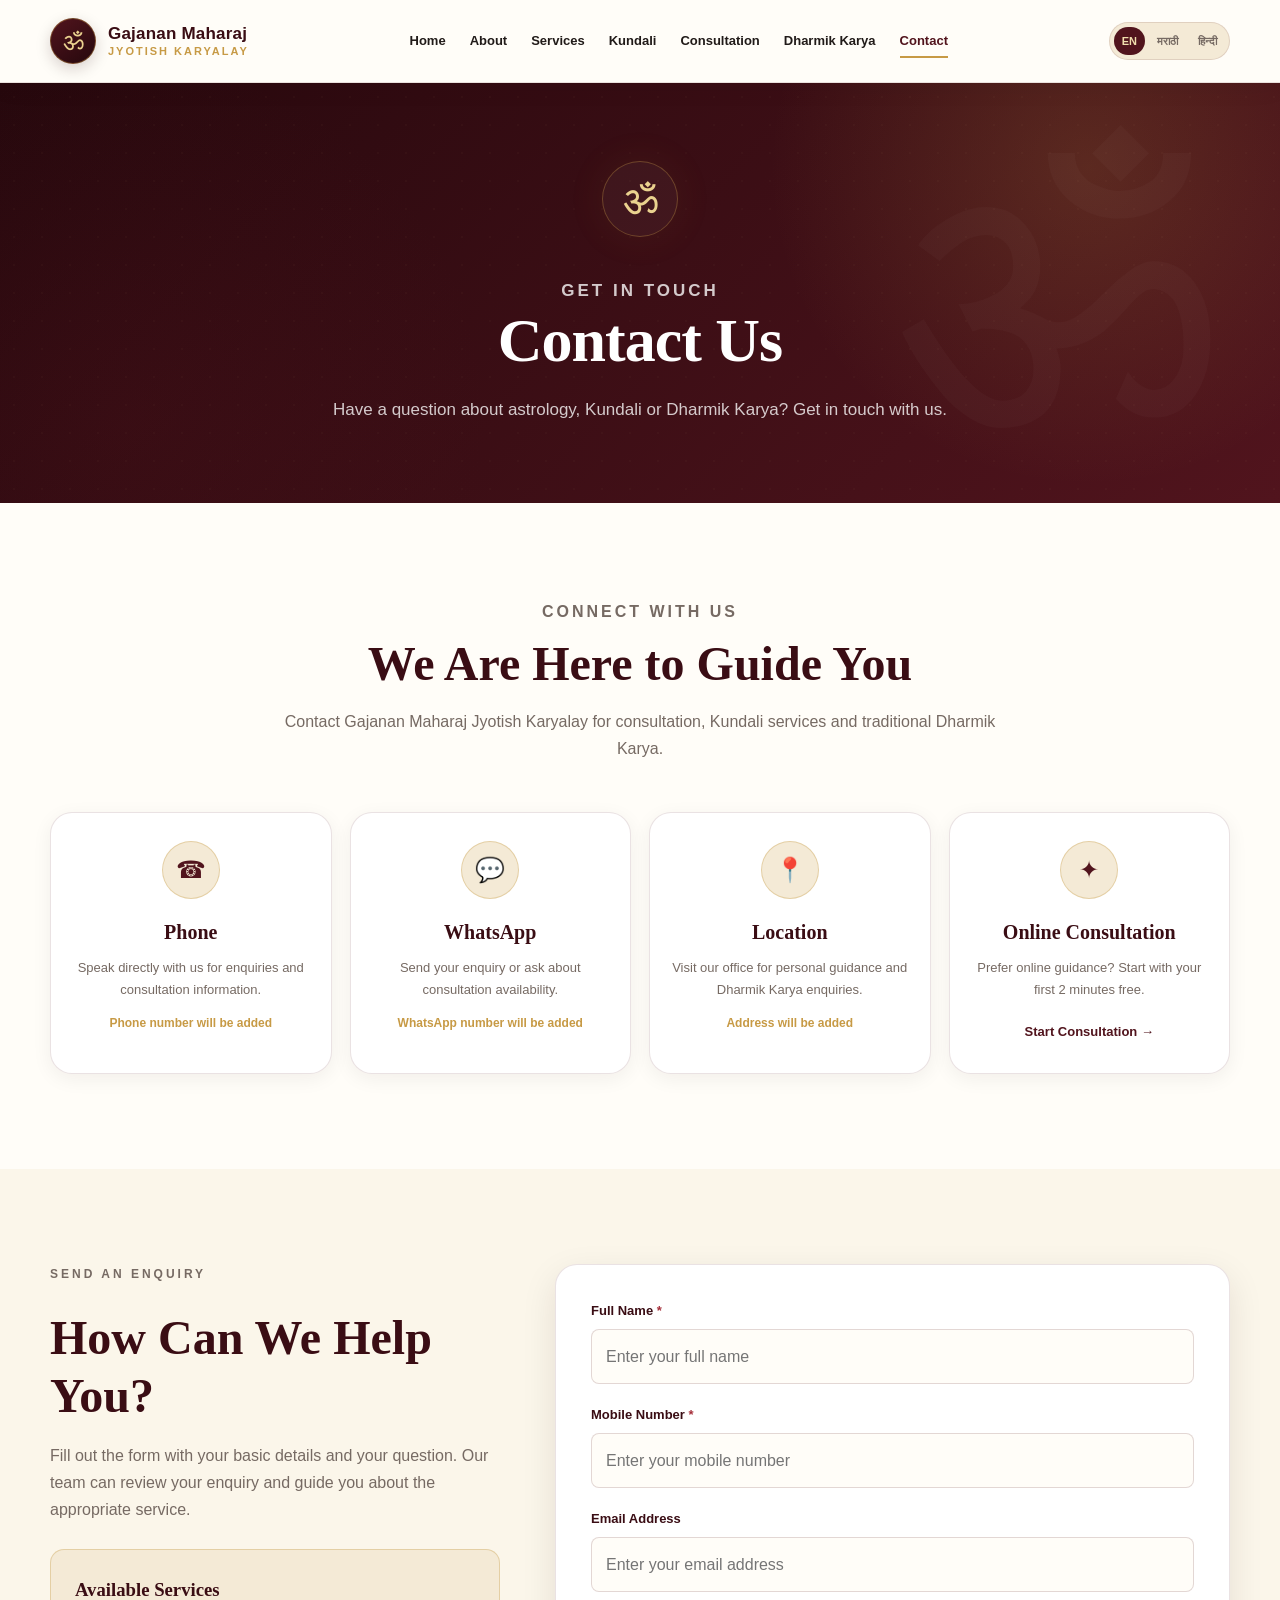
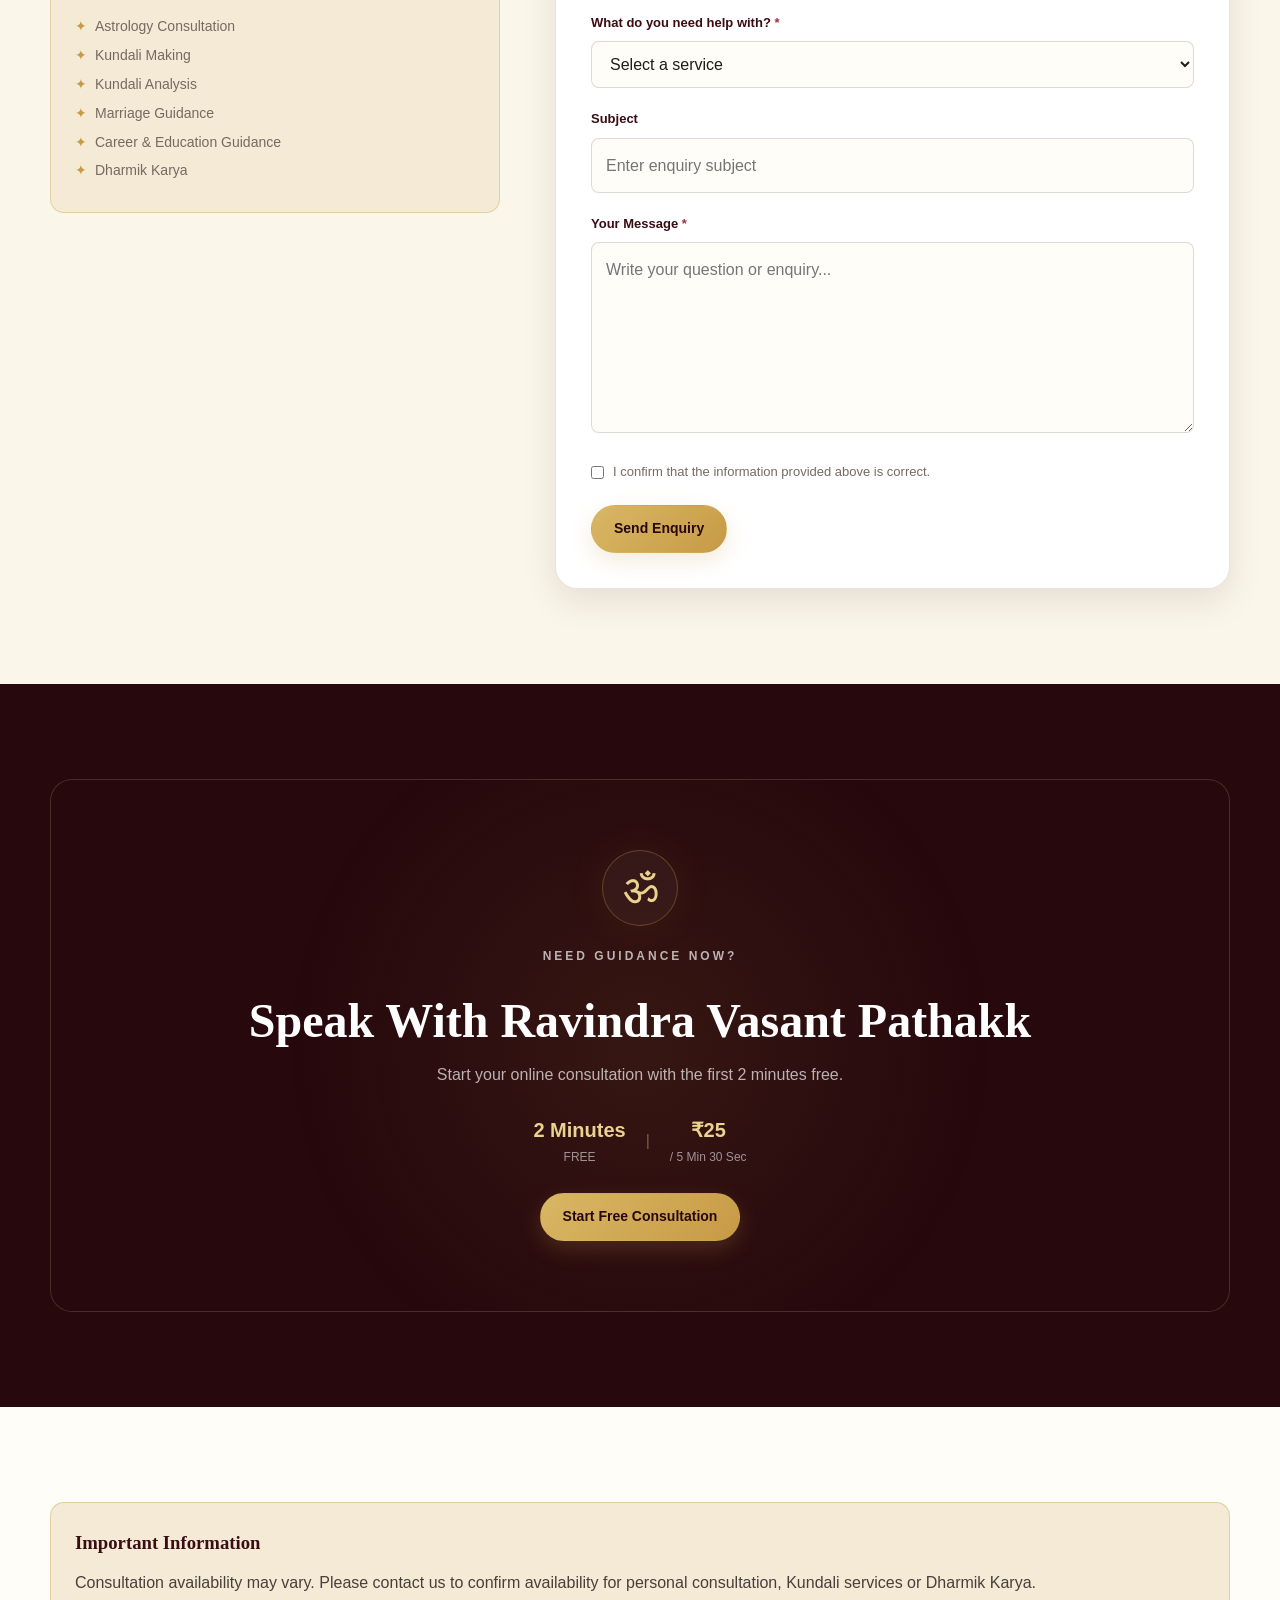
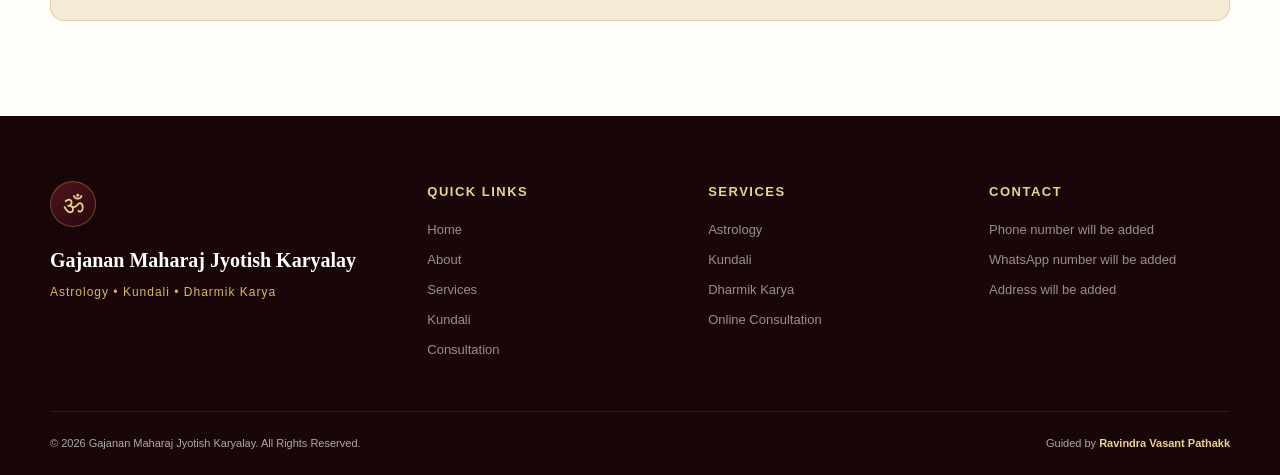
<file: contact.html>
<!DOCTYPE html>
<html lang="en">
<head>
    <meta charset="UTF-8">
    <meta name="viewport" content="width=device-width, initial-scale=1.0">

    <title>Contact | Gajanan Maharaj Jyotish Karyalay</title>

    <meta
        name="description"
        content="Contact Gajanan Maharaj Jyotish Karyalay for astrology consultation, Kundali services and Dharmik Karya."
    >

    <link rel="stylesheet" href="style.css">
</head>

<body>

    <!-- =========================
         HEADER
    ========================== -->
    <header class="site-header">

        <div class="container header-container">

            <a href="index.html" class="brand">
                <span class="brand-symbol">ॐ</span>

                <div class="brand-text">
                    <span class="brand-name">
                        Gajanan Maharaj
                    </span>

                    <span class="brand-subtitle">
                        Jyotish Karyalay
                    </span>
                </div>
            </a>

            <nav class="main-nav">

                <a href="index.html">Home</a>

                <a href="about.html">About</a>

                <a href="services.html">Services</a>

                <a href="kundali.html">Kundali</a>

                <a href="consultation.html">Consultation</a>

                <a href="dharmik-karya.html">
                    Dharmik Karya
                </a>

                <a href="contact.html" class="active">
                    Contact
                </a>

            </nav>

            <div class="language-selector">

                <button type="button" class="language-btn active">
                    EN
                </button>

                <button type="button" class="language-btn">
                    मराठी
                </button>

                <button type="button" class="language-btn">
                    हिन्दी
                </button>

            </div>

        </div>

    </header>


    <!-- =========================
         PAGE HERO
    ========================== -->
    <main>

        <section class="page-hero">

            <div class="container">

                <div class="page-hero-content">

                    <span class="hero-symbol">ॐ</span>

                    <p class="section-label">
                        GET IN TOUCH
                    </p>

                    <h1>
                        Contact Us
                    </h1>

                    <p>
                        Have a question about astrology, Kundali
                        or Dharmik Karya? Get in touch with us.
                    </p>

                </div>

            </div>

        </section>


        <!-- =========================
             CONTACT INFORMATION
        ========================== -->
        <section class="section">

            <div class="container">

                <div class="section-heading">

                    <p class="section-label">
                        CONNECT WITH US
                    </p>

                    <h2>
                        We Are Here to Guide You
                    </h2>

                    <p>
                        Contact Gajanan Maharaj Jyotish Karyalay
                        for consultation, Kundali services and
                        traditional Dharmik Karya.
                    </p>

                </div>


                <div class="contact-grid">


                    <!-- PHONE -->
                    <div class="contact-card">

                        <div class="contact-icon">
                            ☎
                        </div>

                        <h3>
                            Phone
                        </h3>

                        <p>
                            Speak directly with us for enquiries
                            and consultation information.
                        </p>

                        <span class="contact-placeholder">
                            Phone number will be added
                        </span>

                    </div>


                    <!-- WHATSAPP -->
                    <div class="contact-card">

                        <div class="contact-icon">
                            💬
                        </div>

                        <h3>
                            WhatsApp
                        </h3>

                        <p>
                            Send your enquiry or ask about
                            consultation availability.
                        </p>

                        <span class="contact-placeholder">
                            WhatsApp number will be added
                        </span>

                    </div>


                    <!-- LOCATION -->
                    <div class="contact-card">

                        <div class="contact-icon">
                            📍
                        </div>

                        <h3>
                            Location
                        </h3>

                        <p>
                            Visit our office for personal
                            guidance and Dharmik Karya enquiries.
                        </p>

                        <span class="contact-placeholder">
                            Address will be added
                        </span>

                    </div>


                    <!-- CONSULTATION -->
                    <div class="contact-card">

                        <div class="contact-icon">
                            ✦
                        </div>

                        <h3>
                            Online Consultation
                        </h3>

                        <p>
                            Prefer online guidance? Start with
                            your first 2 minutes free.
                        </p>

                        <a
                            href="consultation.html"
                            class="text-link"
                        >
                            Start Consultation →
                        </a>

                    </div>

                </div>

            </div>

        </section>


        <!-- =========================
             CONTACT FORM
        ========================== -->
        <section class="section section-alt">

            <div class="container">

                <div class="form-layout">


                    <!-- FORM INTRO -->
                    <div class="form-intro">

                        <p class="section-label">
                            SEND AN ENQUIRY
                        </p>

                        <h2>
                            How Can We Help You?
                        </h2>

                        <p>
                            Fill out the form with your basic
                            details and your question. Our
                            team can review your enquiry and
                            guide you about the appropriate
                            service.
                        </p>

                        <div class="info-box">

                            <h3>
                                Available Services
                            </h3>

                            <ul>
                                <li>
                                    Astrology Consultation
                                </li>

                                <li>
                                    Kundali Making
                                </li>

                                <li>
                                    Kundali Analysis
                                </li>

                                <li>
                                    Marriage Guidance
                                </li>

                                <li>
                                    Career & Education Guidance
                                </li>

                                <li>
                                    Dharmik Karya
                                </li>
                            </ul>

                        </div>

                    </div>


                    <!-- FORM -->
                    <div class="form-section">

                        <form
                            id="contactForm"
                            class="contact-form"
                        >

                            <!-- NAME -->
                            <div class="form-group">

                                <label for="contactName">
                                    Full Name
                                    <span>*</span>
                                </label>

                                <input
                                    type="text"
                                    id="contactName"
                                    name="name"
                                    placeholder="Enter your full name"
                                    required
                                >

                            </div>


                            <!-- MOBILE -->
                            <div class="form-group">

                                <label for="contactMobile">
                                    Mobile Number
                                    <span>*</span>
                                </label>

                                <input
                                    type="tel"
                                    id="contactMobile"
                                    name="mobile"
                                    placeholder="Enter your mobile number"
                                    required
                                >

                            </div>


                            <!-- EMAIL -->
                            <div class="form-group">

                                <label for="contactEmail">
                                    Email Address
                                </label>

                                <input
                                    type="email"
                                    id="contactEmail"
                                    name="email"
                                    placeholder="Enter your email address"
                                >

                            </div>


                            <!-- SERVICE -->
                            <div class="form-group">

                                <label for="contactService">
                                    What do you need help with?
                                    <span>*</span>
                                </label>

                                <select
                                    id="contactService"
                                    name="service"
                                    required
                                >

                                    <option value="">
                                        Select a service
                                    </option>

                                    <option value="Astrology Consultation">
                                        Astrology Consultation
                                    </option>

                                    <option value="Kundali Making">
                                        Kundali Making
                                    </option>

                                    <option value="Kundali Analysis">
                                        Kundali Analysis
                                    </option>

                                    <option value="Marriage Guidance">
                                        Marriage Guidance
                                    </option>

                                    <option value="Career Guidance">
                                        Career Guidance
                                    </option>

                                    <option value="Education Guidance">
                                        Education Guidance
                                    </option>

                                    <option value="Business Guidance">
                                        Business Guidance
                                    </option>

                                    <option value="Dharmik Karya">
                                        Dharmik Karya
                                    </option>

                                    <option value="Other">
                                        Other
                                    </option>

                                </select>

                            </div>


                            <!-- SUBJECT -->
                            <div class="form-group">

                                <label for="contactSubject">
                                    Subject
                                </label>

                                <input
                                    type="text"
                                    id="contactSubject"
                                    name="subject"
                                    placeholder="Enter enquiry subject"
                                >

                            </div>


                            <!-- MESSAGE -->
                            <div class="form-group">

                                <label for="contactMessage">
                                    Your Message
                                    <span>*</span>
                                </label>

                                <textarea
                                    id="contactMessage"
                                    name="message"
                                    rows="6"
                                    placeholder="Write your question or enquiry..."
                                    required
                                ></textarea>

                            </div>


                            <!-- CONFIRMATION -->
                            <div class="form-checkbox">

                                <label>

                                    <input
                                        type="checkbox"
                                        id="contactConfirm"
                                        required
                                    >

                                    <span>
                                        I confirm that the information
                                        provided above is correct.
                                    </span>

                                </label>

                            </div>


                            <!-- SUBMIT -->
                            <button
                                type="submit"
                                class="btn btn-primary"
                            >
                                Send Enquiry
                            </button>


                            <!-- STATUS -->
                            <div
                                id="contactFormMessage"
                                class="form-message"
                                role="status"
                                aria-live="polite"
                            ></div>

                        </form>

                    </div>

                </div>

            </div>

        </section>


        <!-- =========================
             CONSULTATION CTA
        ========================== -->
        <section class="section consultation-cta">

            <div class="container">

                <div class="cta-box">

                    <span class="hero-symbol">
                        ॐ
                    </span>

                    <p class="section-label">
                        NEED GUIDANCE NOW?
                    </p>

                    <h2>
                        Speak With Ravindra Vasant Pathakk
                    </h2>

                    <p>
                        Start your online consultation with
                        the first 2 minutes free.
                    </p>

                    <div class="pricing-inline">

                        <div>
                            <strong>
                                2 Minutes
                            </strong>

                            <span>
                                FREE
                            </span>
                        </div>

                        <div class="price-divider">
                            |
                        </div>

                        <div>
                            <strong>
                                ₹25
                            </strong>

                            <span>
                                / 5 Min 30 Sec
                            </span>
                        </div>

                    </div>

                    <a
                        href="consultation.html"
                        class="btn btn-primary"
                    >
                        Start Free Consultation
                    </a>

                </div>

            </div>

        </section>


        <!-- =========================
             IMPORTANT NOTE
        ========================== -->
        <section class="section">

            <div class="container">

                <div class="notice-box">

                    <h3>
                        Important Information
                    </h3>

                    <p>
                        Consultation availability may vary.
                        Please contact us to confirm availability
                        for personal consultation, Kundali
                        services or Dharmik Karya.
                    </p>

                </div>

            </div>

        </section>

    </main>


    <!-- =========================
         FOOTER
    ========================== -->
    <footer class="site-footer">

        <div class="container">

            <div class="footer-grid">

                <div class="footer-brand">

                    <span class="brand-symbol">
                        ॐ
                    </span>

                    <h3>
                        Gajanan Maharaj
                        Jyotish Karyalay
                    </h3>

                    <p>
                        Astrology • Kundali • Dharmik Karya
                    </p>

                </div>


                <div class="footer-links">

                    <h4>
                        Quick Links
                    </h4>

                    <a href="index.html">
                        Home
                    </a>

                    <a href="about.html">
                        About
                    </a>

                    <a href="services.html">
                        Services
                    </a>

                    <a href="kundali.html">
                        Kundali
                    </a>

                    <a href="consultation.html">
                        Consultation
                    </a>

                </div>


                <div class="footer-links">

                    <h4>
                        Services
                    </h4>

                    <a href="services.html">
                        Astrology
                    </a>

                    <a href="kundali.html">
                        Kundali
                    </a>

                    <a href="dharmik-karya.html">
                        Dharmik Karya
                    </a>

                    <a href="consultation.html">
                        Online Consultation
                    </a>

                </div>


                <div class="footer-links">

                    <h4>
                        Contact
                    </h4>

                    <span>
                        Phone number will be added
                    </span>

                    <span>
                        WhatsApp number will be added
                    </span>

                    <span>
                        Address will be added
                    </span>

                </div>

            </div>


            <div class="footer-bottom">

                <p>
                    © 2026 Gajanan Maharaj Jyotish Karyalay.
                    All Rights Reserved.
                </p>

                <p>
                    Guided by
                    <strong>
                        Ravindra Vasant Pathakk
                    </strong>
                </p>

            </div>

        </div>

    </footer>


    <!-- =========================
         JAVASCRIPT
    ========================== -->
    <script src="script.js"></script>


    <!-- TEMPORARY CONTACT FORM HANDLER -->
    <script>

        document.addEventListener(
            "DOMContentLoaded",
            function () {

                const form =
                    document.getElementById("contactForm");

                const message =
                    document.getElementById(
                        "contactFormMessage"
                    );


                if (!form) {
                    return;
                }


                form.addEventListener(
                    "submit",
                    function (event) {

                        event.preventDefault();


                        const name =
                            document.getElementById(
                                "contactName"
                            ).value.trim();

                        const service =
                            document.getElementById(
                                "contactService"
                            ).value;

                        const userMessage =
                            document.getElementById(
                                "contactMessage"
                            ).value.trim();


                        if (
                            !name ||
                            !service ||
                            !userMessage
                        ) {

                            message.textContent =
                                "Please fill in all required fields.";

                            message.className =
                                "form-message error";

                            return;
                        }


                        message.textContent =
                            "Thank you, " +
                            name +
                            ". Your enquiry has been received. Our contact system will be connected to the secure backend in the next stage.";

                        message.className =
                            "form-message success";


                        form.reset();

                    }
                );

            }
        );

    </script>

</body>
</html>
</file>
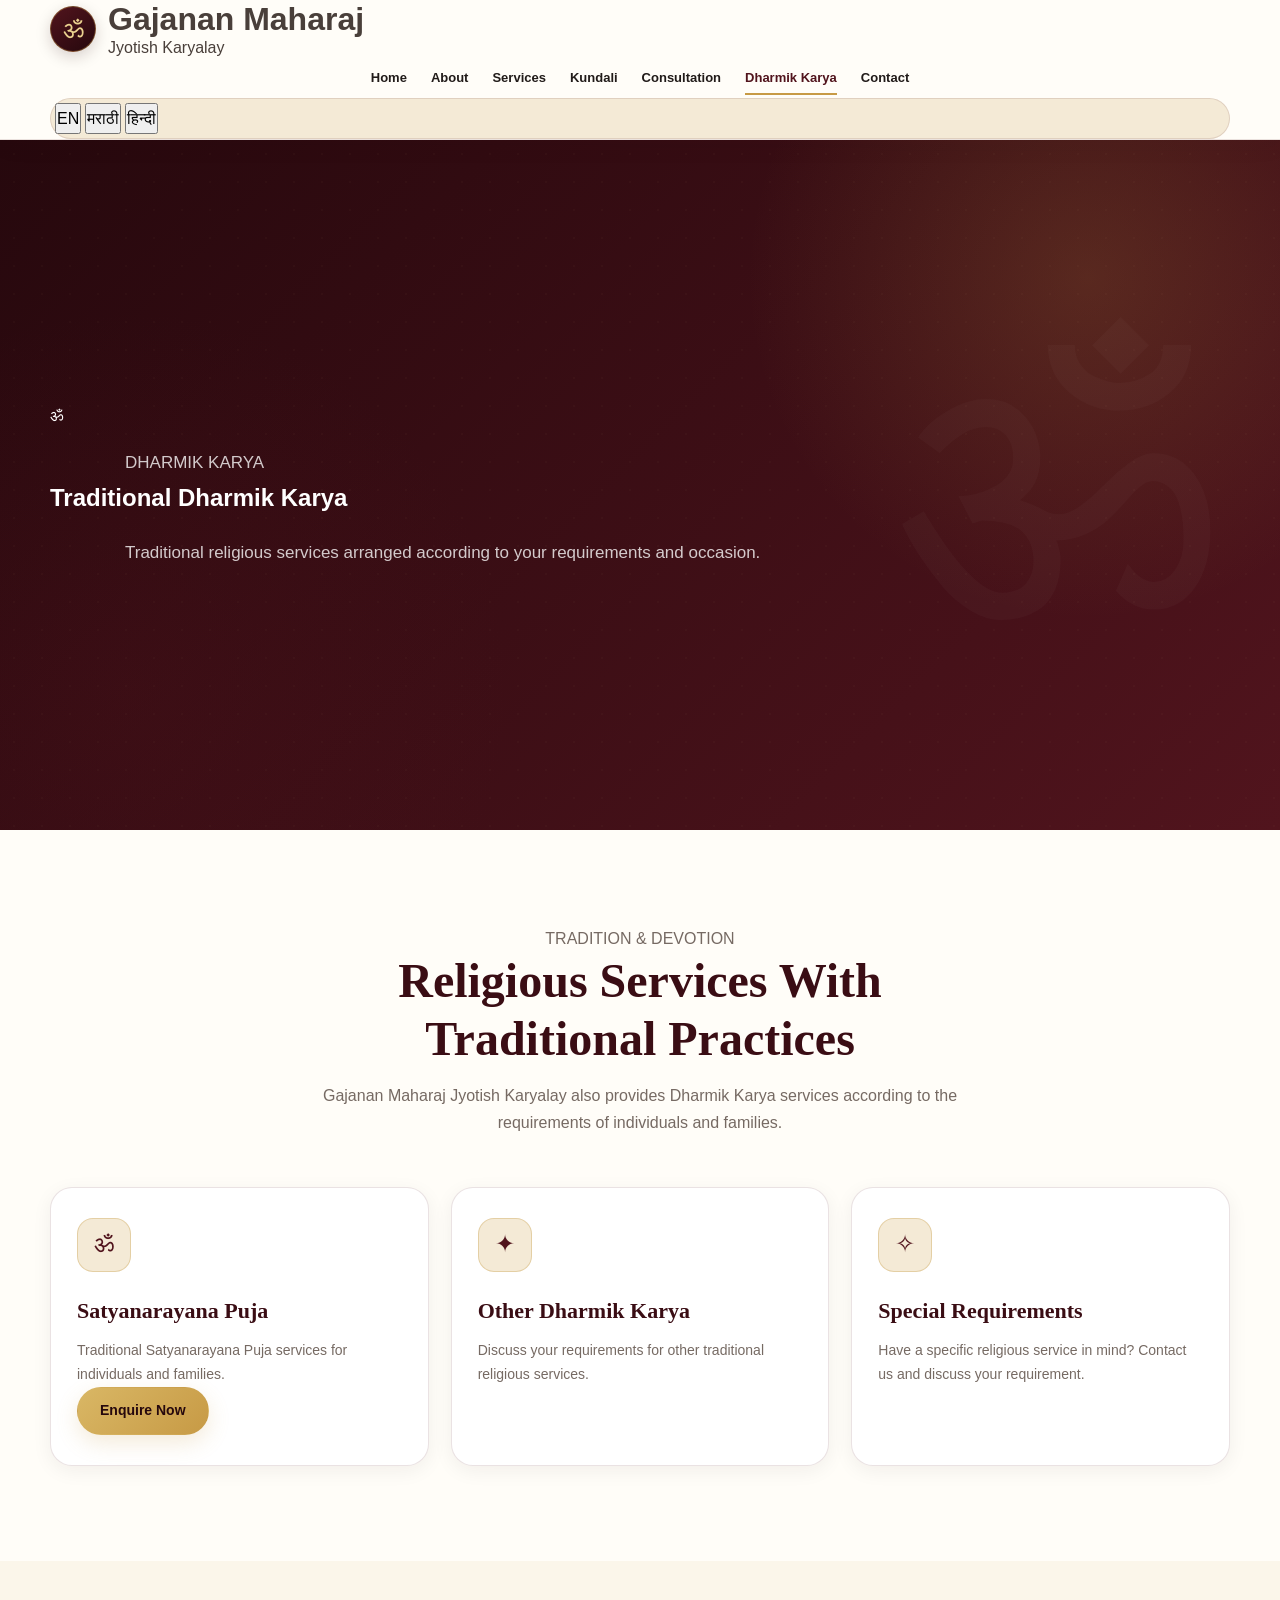
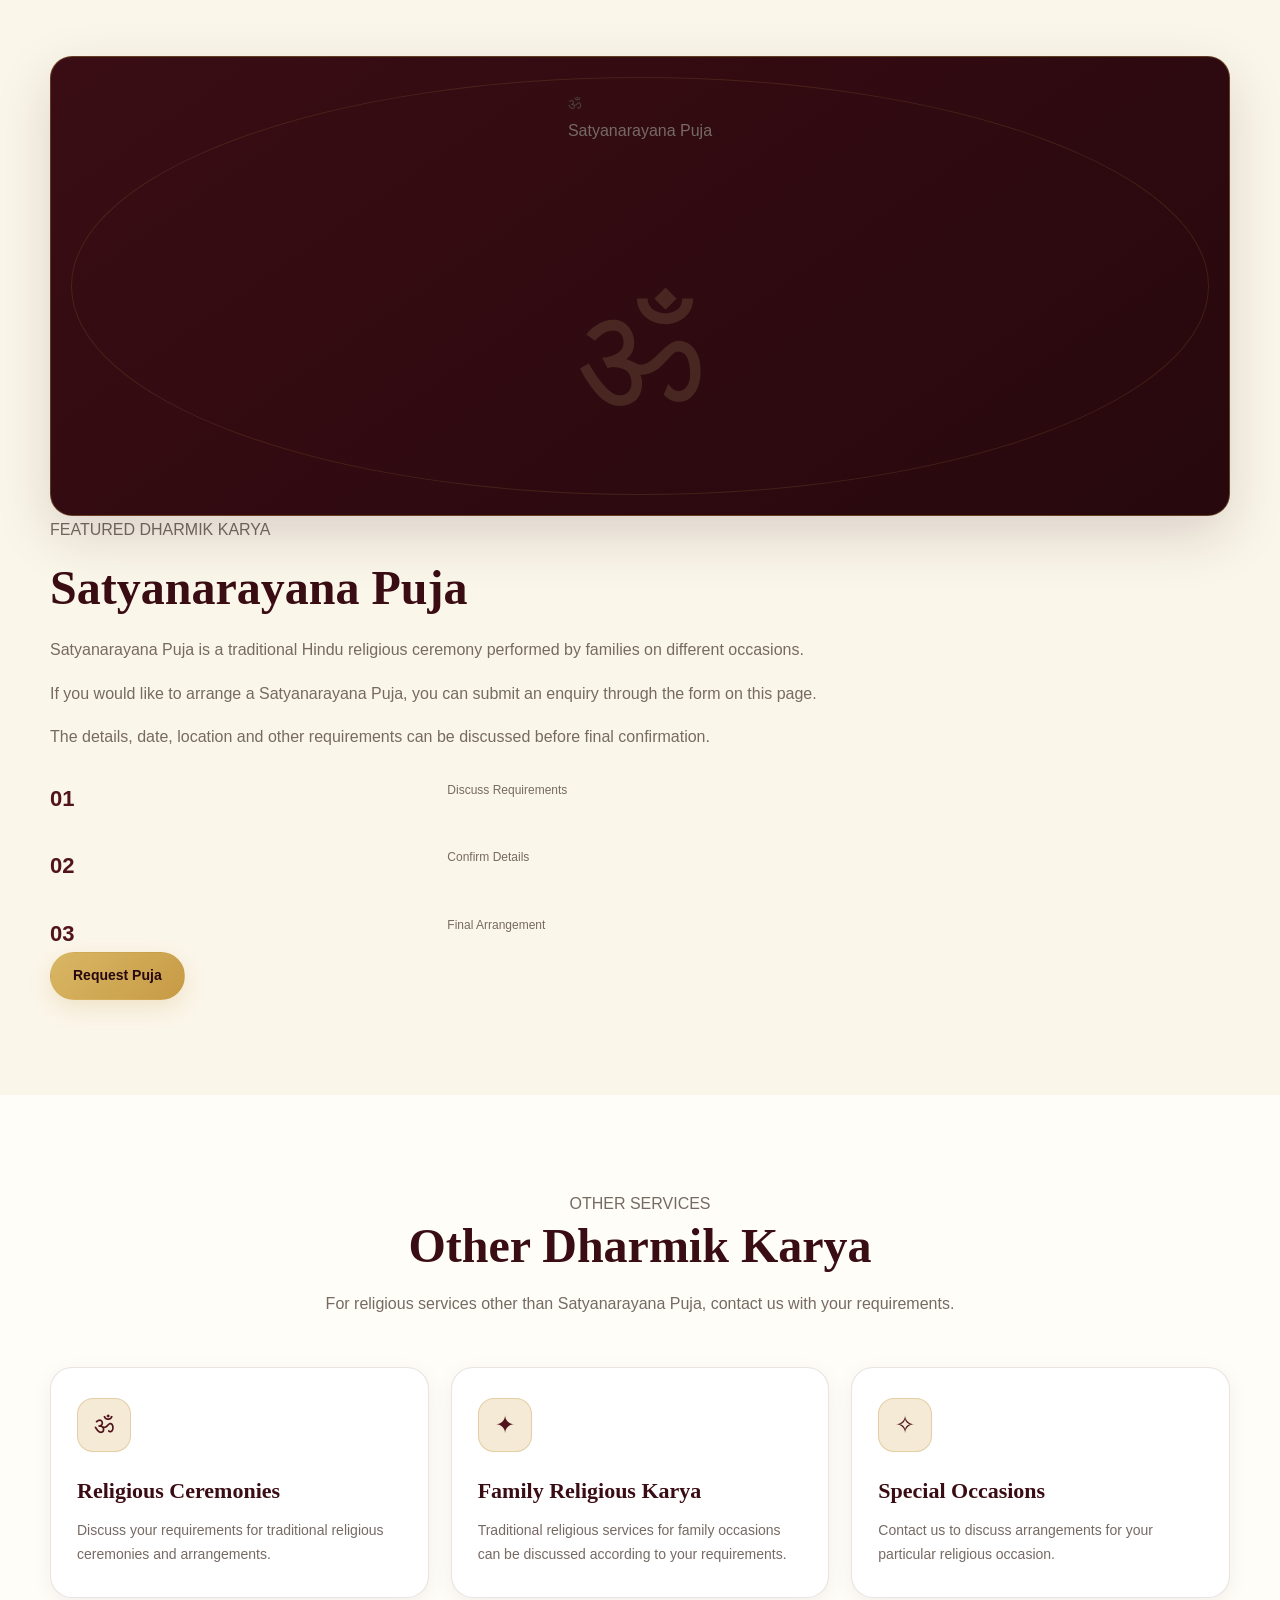
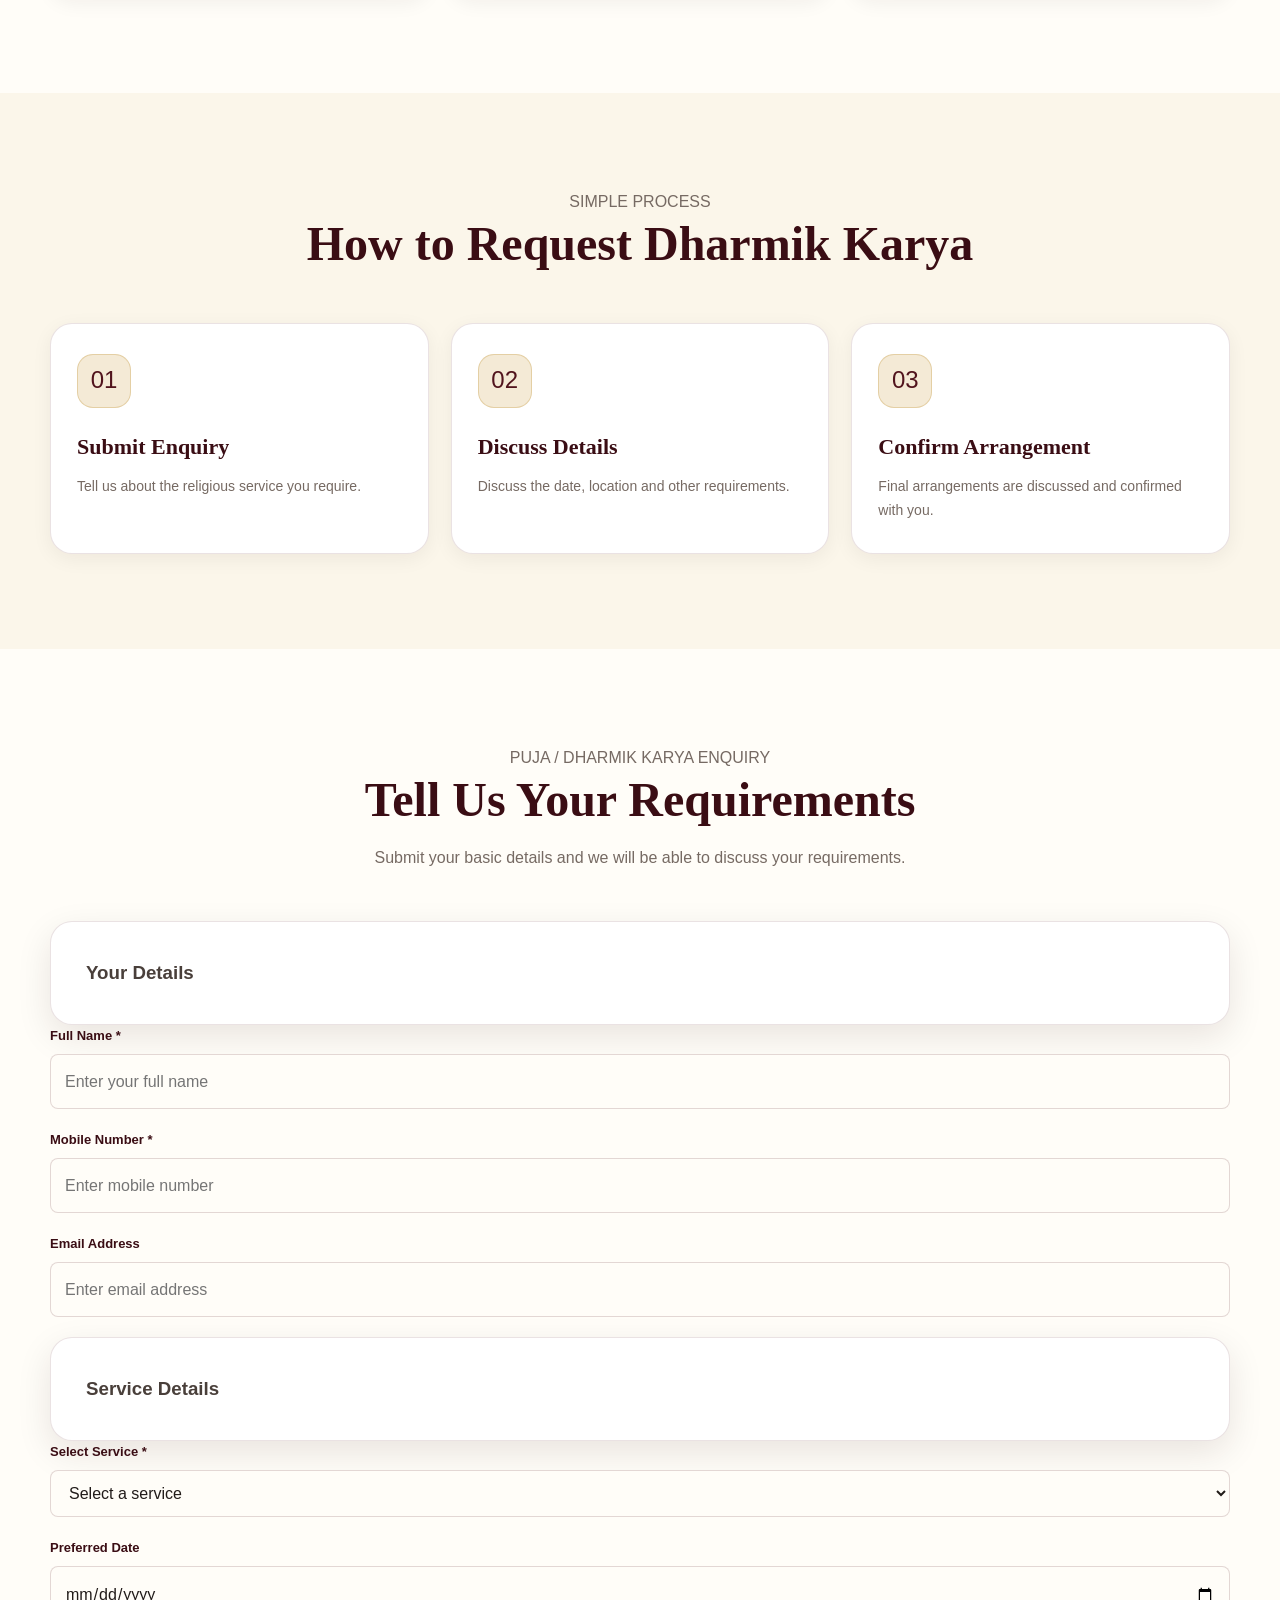
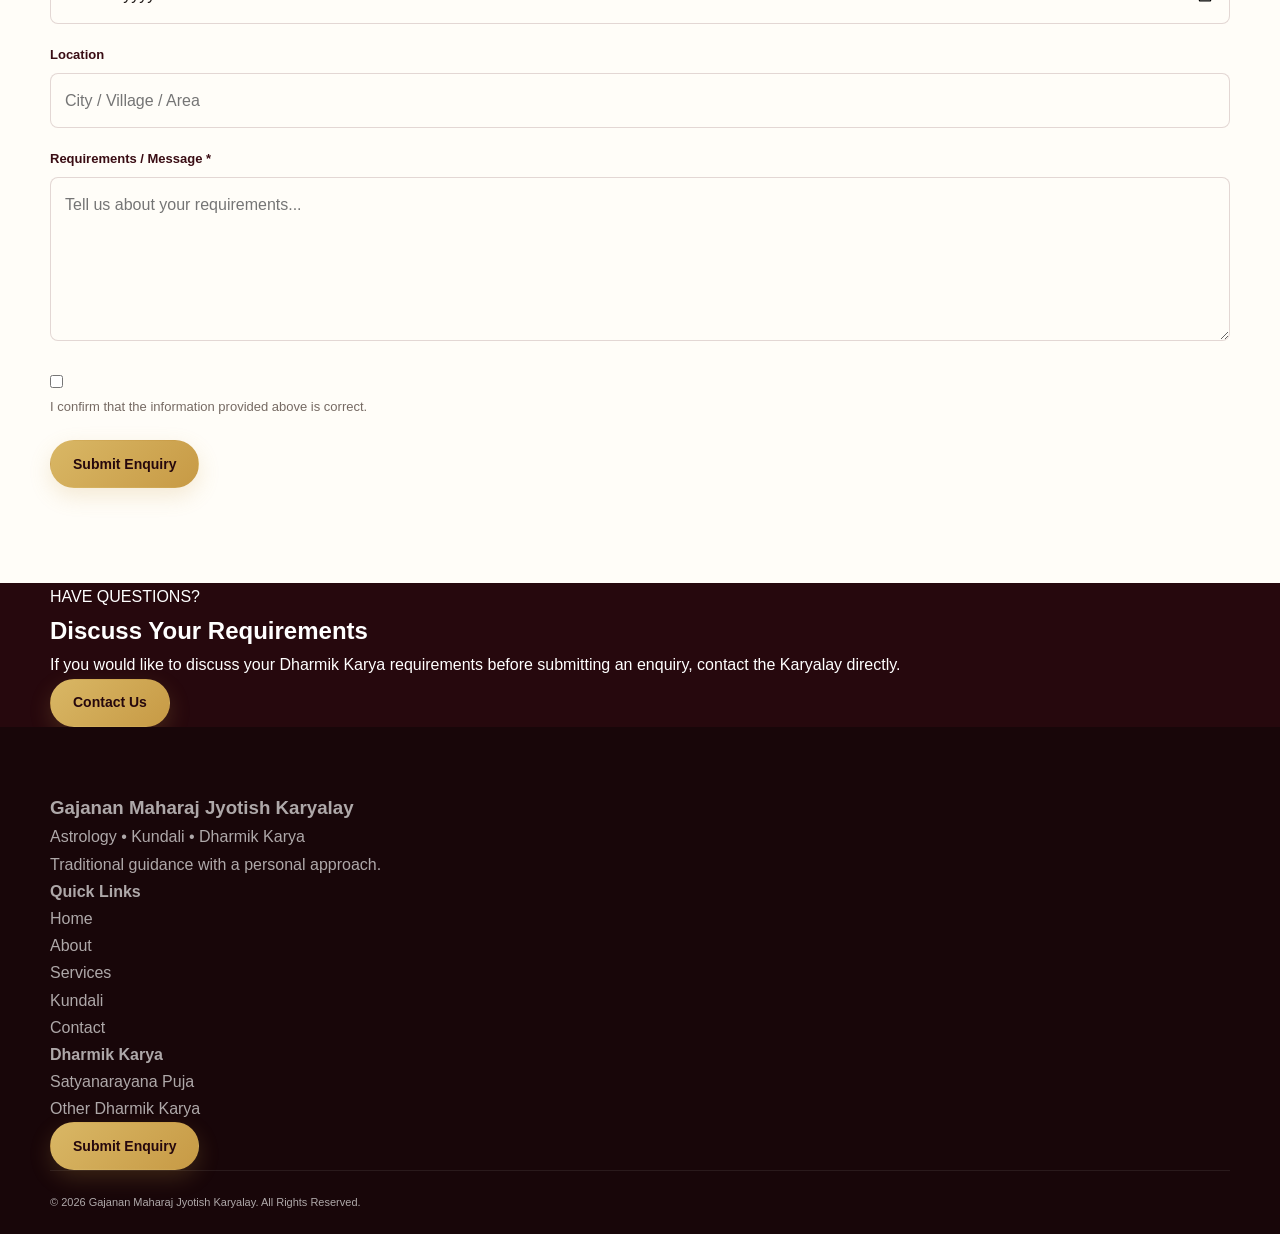
<file: dharmik-karya.html>
<!DOCTYPE html>
<html lang="en">

<head>

    <meta charset="UTF-8">

    <meta name="viewport" content="width=device-width, initial-scale=1.0">

    <meta name="description"
        content="Explore Satyanarayana Puja and other traditional Dharmik Karya services offered by Gajanan Maharaj Jyotish Karyalay.">

    <meta name="keywords"
        content="Satyanarayana Puja, Dharmik Karya, Puja Services, Religious Services, Gajanan Maharaj Jyotish Karyalay">

    <title>Dharmik Karya | Gajanan Maharaj Jyotish Karyalay</title>

    <link rel="stylesheet" href="style.css">

</head>


<body>


<!-- =====================================================
     HEADER
===================================================== -->

<header class="site-header">

    <div class="container nav-container">

        <!-- BRAND -->

        <a href="index.html" class="brand">

            <div class="brand-symbol">
                ॐ
            </div>

            <div class="brand-text">

                <h1>
                    Gajanan Maharaj
                </h1>

                <span>
                    Jyotish Karyalay
                </span>

            </div>

        </a>


        <!-- NAVIGATION -->

        <nav class="main-nav">

            <a href="index.html">
                Home
            </a>

            <a href="about.html">
                About
            </a>

            <a href="services.html">
                Services
            </a>

            <a href="kundali.html">
                Kundali
            </a>

            <a href="consultation.html">
                Consultation
            </a>

            <a href="dharmik-karya.html" class="active">
                Dharmik Karya
            </a>

            <a href="contact.html">
                Contact
            </a>

        </nav>


        <!-- LANGUAGE -->

        <div class="language-selector">

            <button type="button">
                EN
            </button>

            <button type="button">
                मराठी
            </button>

            <button type="button">
                हिन्दी
            </button>

        </div>

    </div>

</header>



<!-- =====================================================
     MAIN
===================================================== -->

<main>


<!-- =====================================================
     PAGE HERO
===================================================== -->

<section class="hero">

    <div class="container">

        <div class="hero-content">

            <div class="om-symbol">
                ॐ
            </div>

            <p class="eyebrow">
                DHARMIK KARYA
            </p>

            <h2>

                Traditional
                <span>
                    Dharmik Karya
                </span>

            </h2>

            <p>

                Traditional religious services arranged
                according to your requirements and occasion.

            </p>

        </div>

    </div>

</section>



<!-- =====================================================
     INTRODUCTION
===================================================== -->

<section class="section">

    <div class="container">


        <div class="section-heading">

            <p class="eyebrow">
                TRADITION & DEVOTION
            </p>

            <h2>

                Religious Services With
                <span>
                    Traditional Practices
                </span>

            </h2>

            <p>

                Gajanan Maharaj Jyotish Karyalay also provides
                Dharmik Karya services according to the
                requirements of individuals and families.

            </p>

        </div>


        <div class="services-grid">


            <!-- SATYANARAYANA PUJA -->

            <div class="service-card">

                <div class="service-icon">
                    ॐ
                </div>

                <h3>
                    Satyanarayana Puja
                </h3>

                <p>

                    Traditional Satyanarayana Puja services
                    for individuals and families.

                </p>

                <a href="#booking-form"
                   class="btn btn-primary">

                    Enquire Now

                </a>

            </div>



            <!-- OTHER DHARMIK KARYA -->

            <div class="service-card">

                <div class="service-icon">
                    ✦
                </div>

                <h3>
                    Other Dharmik Karya
                </h3>

                <p>

                    Discuss your requirements for other
                    traditional religious services.

                </p>

                <a href="#booking-form"
                   class="btn btn-secondary">

                    Discuss Requirements

                </a>

            </div>



            <!-- CUSTOM REQUIREMENT -->

            <div class="service-card">

                <div class="service-icon">
                    ✧
                </div>

                <h3>
                    Special Requirements
                </h3>

                <p>

                    Have a specific religious service in mind?
                    Contact us and discuss your requirement.

                </p>

                <a href="contact.html"
                   class="btn btn-secondary">

                    Contact Us

                </a>

            </div>

        </div>

    </div>

</section>



<!-- =====================================================
     SATYANARAYANA PUJA
===================================================== -->

<section class="section section-alt">

    <div class="container">


        <div class="about-content">


            <!-- VISUAL -->

            <div class="about-image">

                <div class="about-placeholder">

                    <span>
                        ॐ
                    </span>

                    <p>
                        Satyanarayana Puja
                    </p>

                </div>

            </div>


            <!-- CONTENT -->

            <div class="about-text">

                <p class="eyebrow">
                    FEATURED DHARMIK KARYA
                </p>

                <h2>
                    Satyanarayana Puja
                </h2>

                <p>

                    Satyanarayana Puja is a traditional Hindu
                    religious ceremony performed by families
                    on different occasions.

                </p>

                <p>

                    If you would like to arrange a
                    Satyanarayana Puja, you can submit an
                    enquiry through the form on this page.

                </p>

                <p>

                    The details, date, location and other
                    requirements can be discussed before
                    final confirmation.

                </p>


                <div class="about-highlights">

                    <div class="about-highlight">

                        <strong>
                            01
                        </strong>

                        <span>
                            Discuss Requirements
                        </span>

                    </div>


                    <div class="about-highlight">

                        <strong>
                            02
                        </strong>

                        <span>
                            Confirm Details
                        </span>

                    </div>


                    <div class="about-highlight">

                        <strong>
                            03
                        </strong>

                        <span>
                            Final Arrangement
                        </span>

                    </div>

                </div>


                <a href="#booking-form"
                   class="btn btn-primary">

                    Request Puja

                </a>

            </div>

        </div>

    </div>

</section>



<!-- =====================================================
     OTHER DHARMIK KARYA
===================================================== -->

<section class="section">

    <div class="container">


        <div class="section-heading">

            <p class="eyebrow">
                OTHER SERVICES
            </p>

            <h2>

                Other
                <span>
                    Dharmik Karya
                </span>

            </h2>

            <p>

                For religious services other than
                Satyanarayana Puja, contact us with your
                requirements.

            </p>

        </div>



        <div class="services-grid">


            <!-- SERVICE 1 -->

            <div class="service-card">

                <div class="service-icon">
                    ॐ
                </div>

                <h3>
                    Religious Ceremonies
                </h3>

                <p>

                    Discuss your requirements for traditional
                    religious ceremonies and arrangements.

                </p>

            </div>



            <!-- SERVICE 2 -->

            <div class="service-card">

                <div class="service-icon">
                    ✦
                </div>

                <h3>
                    Family Religious Karya
                </h3>

                <p>

                    Traditional religious services for
                    family occasions can be discussed
                    according to your requirements.

                </p>

            </div>



            <!-- SERVICE 3 -->

            <div class="service-card">

                <div class="service-icon">
                    ✧
                </div>

                <h3>
                    Special Occasions
                </h3>

                <p>

                    Contact us to discuss arrangements for
                    your particular religious occasion.

                </p>

            </div>

        </div>

    </div>

</section>



<!-- =====================================================
     HOW IT WORKS
===================================================== -->

<section class="section section-alt">

    <div class="container">


        <div class="section-heading">

            <p class="eyebrow">
                SIMPLE PROCESS
            </p>

            <h2>

                How to
                <span>
                    Request Dharmik Karya
                </span>

            </h2>

        </div>



        <div class="services-grid">


            <!-- STEP 1 -->

            <div class="service-card">

                <div class="service-icon">
                    01
                </div>

                <h3>
                    Submit Enquiry
                </h3>

                <p>

                    Tell us about the religious service
                    you require.

                </p>

            </div>



            <!-- STEP 2 -->

            <div class="service-card">

                <div class="service-icon">
                    02
                </div>

                <h3>
                    Discuss Details
                </h3>

                <p>

                    Discuss the date, location and other
                    requirements.

                </p>

            </div>



            <!-- STEP 3 -->

            <div class="service-card">

                <div class="service-icon">
                    03
                </div>

                <h3>
                    Confirm Arrangement
                </h3>

                <p>

                    Final arrangements are discussed and
                    confirmed with you.

                </p>

            </div>

        </div>

    </div>

</section>



<!-- =====================================================
     BOOKING / ENQUIRY FORM
===================================================== -->

<section class="section"
         id="booking-form">

    <div class="container">


        <div class="section-heading">

            <p class="eyebrow">
                PUJA / DHARMIK KARYA ENQUIRY
            </p>

            <h2>

                Tell Us Your
                <span>
                    Requirements
                </span>

            </h2>

            <p>

                Submit your basic details and we will be
                able to discuss your requirements.

            </p>

        </div>



        <div class="consultation-box">


            <form id="pujaBookingForm">


                <!-- PERSONAL DETAILS -->

                <div class="form-section">

                    <h3>
                        Your Details
                    </h3>

                </div>


                <!-- NAME -->

                <div class="form-group">

                    <label for="pujaName">
                        Full Name *
                    </label>

                    <input
                        type="text"
                        id="pujaName"
                        name="pujaName"
                        placeholder="Enter your full name"
                        required
                    >

                </div>


                <!-- MOBILE -->

                <div class="form-group">

                    <label for="pujaMobile">
                        Mobile Number *
                    </label>

                    <input
                        type="tel"
                        id="pujaMobile"
                        name="pujaMobile"
                        placeholder="Enter mobile number"
                        maxlength="10"
                        inputmode="numeric"
                        required
                    >

                </div>


                <!-- EMAIL -->

                <div class="form-group">

                    <label for="pujaEmail">
                        Email Address
                    </label>

                    <input
                        type="email"
                        id="pujaEmail"
                        name="pujaEmail"
                        placeholder="Enter email address"
                    >

                </div>



                <!-- SERVICE -->

                <div class="form-section">

                    <h3>
                        Service Details
                    </h3>

                </div>


                <!-- SERVICE TYPE -->

                <div class="form-group">

                    <label for="pujaType">
                        Select Service *
                    </label>

                    <select
                        id="pujaType"
                        name="pujaType"
                        required
                    >

                        <option value="">
                            Select a service
                        </option>

                        <option value="satyanarayana-puja">
                            Satyanarayana Puja
                        </option>

                        <option value="other-dharmik-karya">
                            Other Dharmik Karya
                        </option>

                        <option value="special-requirement">
                            Special Requirement
                        </option>

                    </select>

                </div>



                <!-- PREFERRED DATE -->

                <div class="form-group">

                    <label for="pujaDate">
                        Preferred Date
                    </label>

                    <input
                        type="date"
                        id="pujaDate"
                        name="pujaDate"
                    >

                </div>



                <!-- LOCATION -->

                <div class="form-group">

                    <label for="pujaLocation">
                        Location
                    </label>

                    <input
                        type="text"
                        id="pujaLocation"
                        name="pujaLocation"
                        placeholder="City / Village / Area"
                    >

                </div>



                <!-- REQUIREMENTS -->

                <div class="form-group">

                    <label for="pujaMessage">
                        Requirements / Message *
                    </label>

                    <textarea
                        id="pujaMessage"
                        name="pujaMessage"
                        rows="5"
                        placeholder="Tell us about your requirements..."
                        required
                    ></textarea>

                </div>



                <!-- CONFIRMATION -->

                <div class="form-checkbox">

                    <input
                        type="checkbox"
                        id="pujaConfirm"
                        name="pujaConfirm"
                        required
                    >

                    <label for="pujaConfirm">

                        I confirm that the information
                        provided above is correct.

                    </label>

                </div>



                <!-- SUBMIT -->

                <button
                    type="submit"
                    class="btn btn-primary">

                    Submit Enquiry

                </button>



                <!-- FORM MESSAGE -->

                <div
                    id="pujaFormMessage"
                    class="form-message"
                    aria-live="polite">

                </div>


            </form>

        </div>

    </div>

</section>



<!-- =====================================================
     CONTACT CTA
===================================================== -->

<section class="consultation-section">

    <div class="container">

        <div class="consultation-box">


            <p class="eyebrow">
                HAVE QUESTIONS?
            </p>


            <h2>

                Discuss Your
                <span>
                    Requirements
                </span>

            </h2>


            <p>

                If you would like to discuss your Dharmik Karya
                requirements before submitting an enquiry,
                contact the Karyalay directly.

            </p>


            <a href="contact.html"
               class="btn btn-primary">

                Contact Us

            </a>

        </div>

    </div>

</section>


</main>



<!-- =====================================================
     FOOTER
===================================================== -->

<footer class="site-footer">

    <div class="container">


        <div class="footer-content">


            <!-- BRAND -->

            <div>

                <h3>
                    Gajanan Maharaj
                    Jyotish Karyalay
                </h3>

                <p>
                    Astrology • Kundali • Dharmik Karya
                </p>

                <p>
                    Traditional guidance with a personal approach.
                </p>

            </div>



            <!-- QUICK LINKS -->

            <div>

                <h4>
                    Quick Links
                </h4>

                <p>
                    <a href="index.html">
                        Home
                    </a>
                </p>

                <p>
                    <a href="about.html">
                        About
                    </a>
                </p>

                <p>
                    <a href="services.html">
                        Services
                    </a>
                </p>

                <p>
                    <a href="kundali.html">
                        Kundali
                    </a>
                </p>

                <p>
                    <a href="contact.html">
                        Contact
                    </a>
                </p>

            </div>



            <!-- DHARMIK KARYA -->

            <div>

                <h4>
                    Dharmik Karya
                </h4>

                <p>
                    Satyanarayana Puja
                </p>

                <p>
                    Other Dharmik Karya
                </p>

                <a href="#booking-form"
                   class="btn btn-primary">

                    Submit Enquiry

                </a>

            </div>

        </div>



        <!-- FOOTER BOTTOM -->

        <div class="footer-bottom">

            <p>

                © 2026 Gajanan Maharaj Jyotish Karyalay.
                All Rights Reserved.

            </p>

        </div>

    </div>

</footer>



<!-- =====================================================
     JAVASCRIPT
===================================================== -->

<script src="script.js"></script>



<!-- =====================================================
     TEMPORARY FORM HANDLER
     
     This will later be replaced/connected to Supabase.
===================================================== -->

<script>

document.addEventListener("DOMContentLoaded", function () {


    const form =
        document.getElementById("pujaBookingForm");


    const message =
        document.getElementById("pujaFormMessage");


    if (!form) {
        return;
    }


    form.addEventListener("submit", function (event) {

        event.preventDefault();


        const name =
            document.getElementById("pujaName")
                .value
                .trim();


        const service =
            document.getElementById("pujaType")
                .value;


        const requirement =
            document.getElementById("pujaMessage")
                .value
                .trim();


        if (!name || !service || !requirement) {

            message.textContent =
                "Please fill in all required fields.";

            message.classList.remove("success");

            return;

        }


        message.textContent =
            "Your enquiry has been received. Online submission will be connected to the backend in the next stage.";

        message.classList.add("success");


        form.reset();

    });

});

</script>


</body>

</html>
</file>
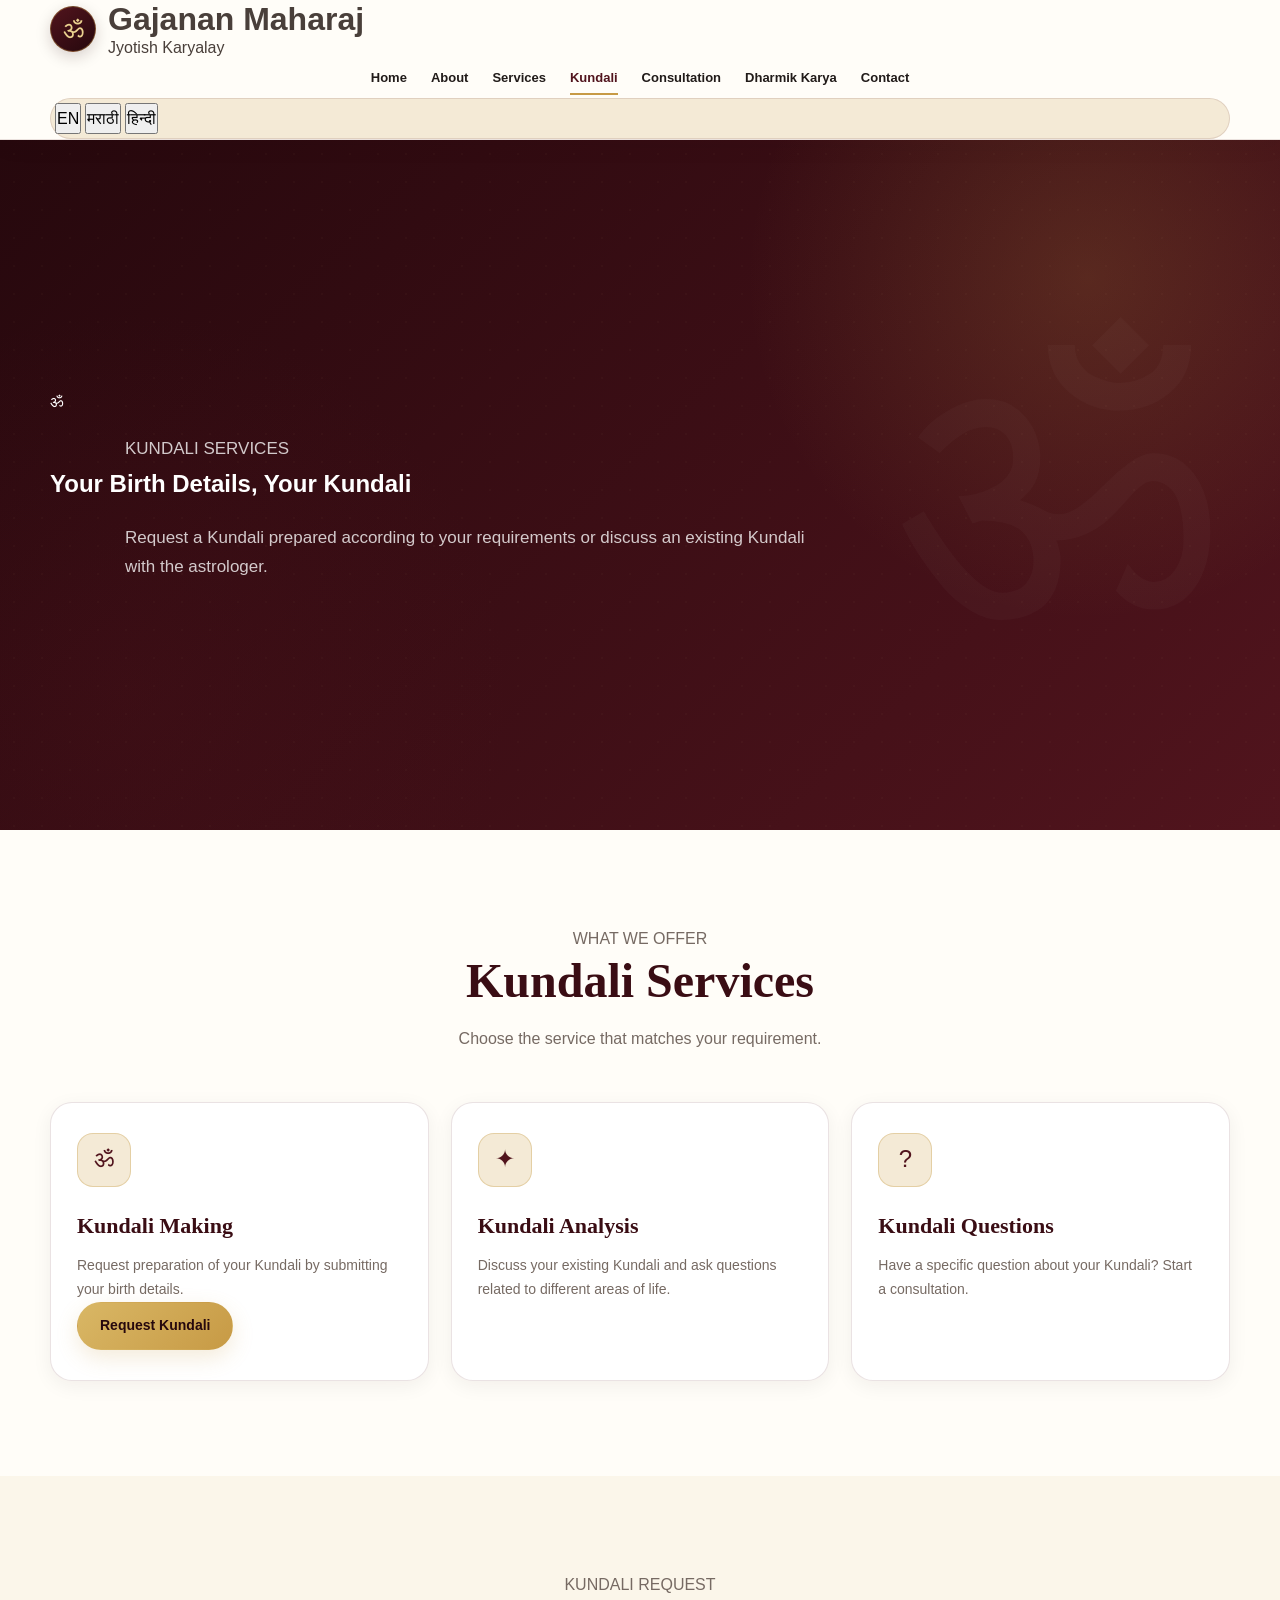
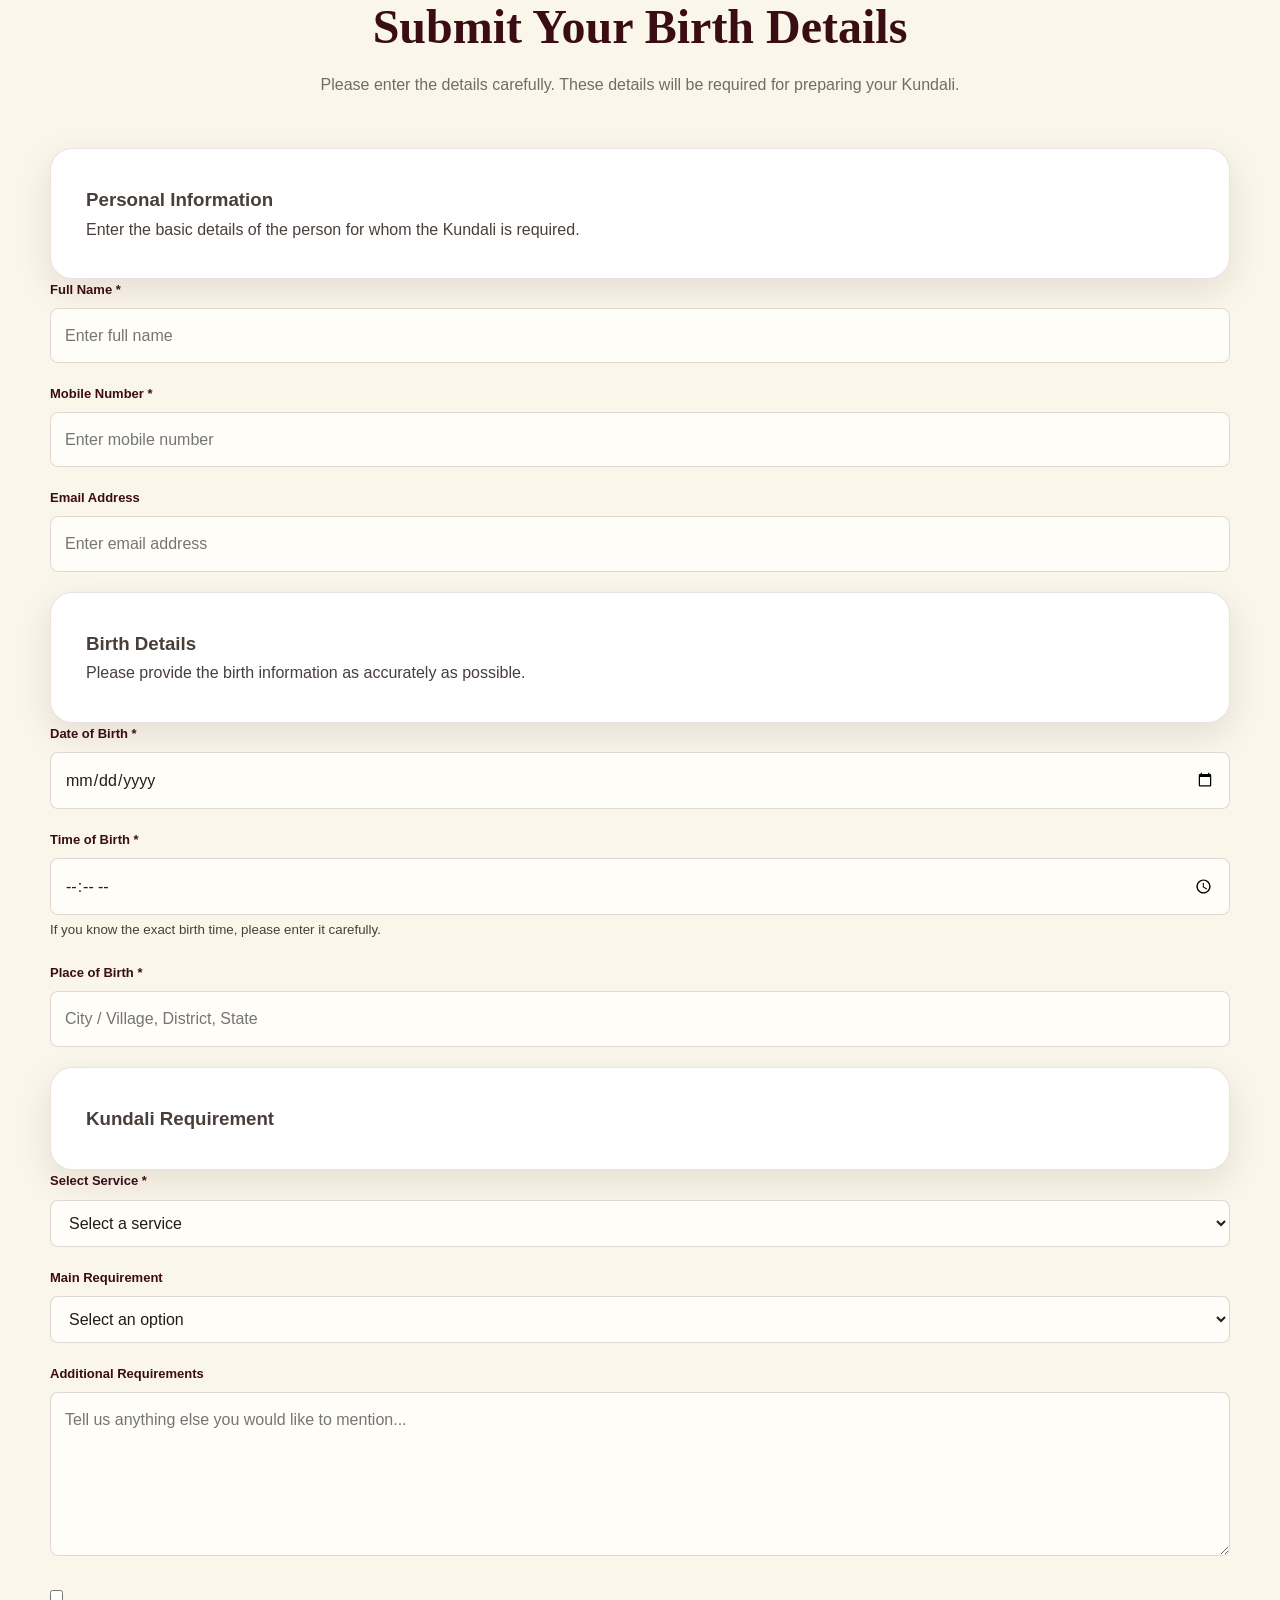
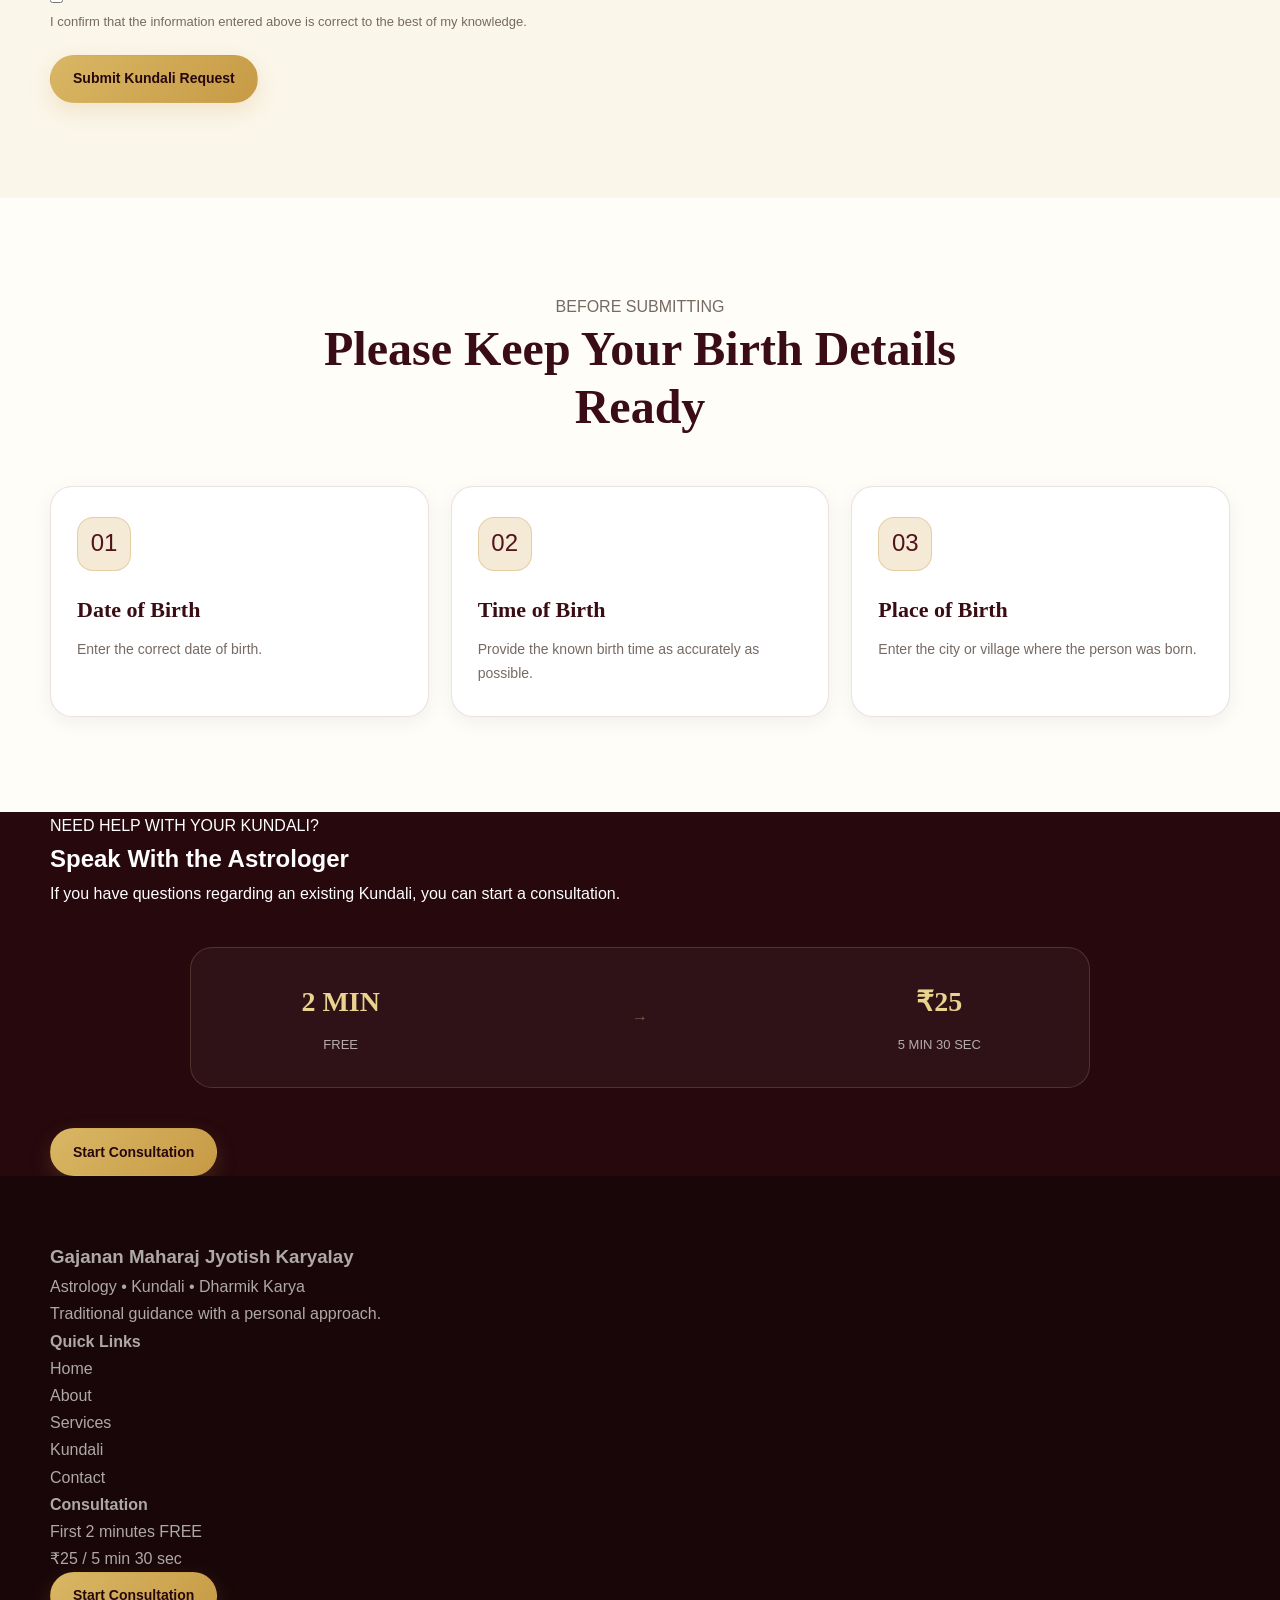
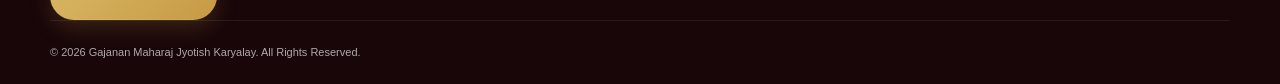
<file: kundali.html>
<!DOCTYPE html>
<html lang="en">

<head>

    <meta charset="UTF-8">

    <meta name="viewport" content="width=device-width, initial-scale=1.0">

    <meta name="description"
        content="Request Kundali preparation and Kundali analysis from Gajanan Maharaj Jyotish Karyalay.">

    <meta name="keywords"
        content="Kundali, Kundali Making, Kundali Analysis, Birth Chart, Jyotish, Astrology, Gajanan Maharaj Jyotish Karyalay">

    <title>Kundali Services | Gajanan Maharaj Jyotish Karyalay</title>

    <link rel="stylesheet" href="style.css">

</head>


<body>


<!-- =====================================================
     HEADER
===================================================== -->

<header class="site-header">

    <div class="container nav-container">

        <!-- BRAND -->

        <a href="index.html" class="brand">

            <div class="brand-symbol">
                ॐ
            </div>

            <div class="brand-text">

                <h1>
                    Gajanan Maharaj
                </h1>

                <span>
                    Jyotish Karyalay
                </span>

            </div>

        </a>


        <!-- NAVIGATION -->

        <nav class="main-nav">

            <a href="index.html">
                Home
            </a>

            <a href="about.html">
                About
            </a>

            <a href="services.html">
                Services
            </a>

            <a href="kundali.html" class="active">
                Kundali
            </a>

            <a href="consultation.html">
                Consultation
            </a>

            <a href="dharmik-karya.html">
                Dharmik Karya
            </a>

            <a href="contact.html">
                Contact
            </a>

        </nav>


        <!-- LANGUAGE -->

        <div class="language-selector">

            <button type="button">
                EN
            </button>

            <button type="button">
                मराठी
            </button>

            <button type="button">
                हिन्दी
            </button>

        </div>

    </div>

</header>



<!-- =====================================================
     MAIN
===================================================== -->

<main>


<!-- =====================================================
     PAGE HERO
===================================================== -->

<section class="hero">

    <div class="container">

        <div class="hero-content">

            <div class="om-symbol">
                ॐ
            </div>

            <p class="eyebrow">
                KUNDALI SERVICES
            </p>

            <h2>

                Your Birth Details,
                <span>
                    Your Kundali
                </span>

            </h2>

            <p>

                Request a Kundali prepared according to your
                requirements or discuss an existing Kundali
                with the astrologer.

            </p>

        </div>

    </div>

</section>



<!-- =====================================================
     KUNDALI SERVICES
===================================================== -->

<section class="section">

    <div class="container">


        <div class="section-heading">

            <p class="eyebrow">
                WHAT WE OFFER
            </p>

            <h2>

                Kundali
                <span>
                    Services
                </span>

            </h2>

            <p>

                Choose the service that matches your requirement.

            </p>

        </div>



        <div class="services-grid">


            <!-- KUNDALI MAKING -->

            <div class="service-card">

                <div class="service-icon">
                    ॐ
                </div>

                <h3>
                    Kundali Making
                </h3>

                <p>

                    Request preparation of your Kundali by
                    submitting your birth details.

                </p>

                <a href="#kundali-form"
                   class="btn btn-primary">

                    Request Kundali

                </a>

            </div>



            <!-- KUNDALI ANALYSIS -->

            <div class="service-card">

                <div class="service-icon">
                    ✦
                </div>

                <h3>
                    Kundali Analysis
                </h3>

                <p>

                    Discuss your existing Kundali and ask
                    questions related to different areas
                    of life.

                </p>

                <a href="consultation.html"
                   class="btn btn-secondary">

                    Consult Astrologer

                </a>

            </div>



            <!-- KUNDALI QUESTIONS -->

            <div class="service-card">

                <div class="service-icon">
                    ?
                </div>

                <h3>
                    Kundali Questions
                </h3>

                <p>

                    Have a specific question about your
                    Kundali? Start a consultation.

                </p>

                <a href="consultation.html"
                   class="btn btn-secondary">

                    Ask Your Question

                </a>

            </div>

        </div>

    </div>

</section>



<!-- =====================================================
     KUNDALI REQUEST FORM
===================================================== -->

<section class="section section-alt"
         id="kundali-form">

    <div class="container">


        <div class="section-heading">

            <p class="eyebrow">
                KUNDALI REQUEST
            </p>

            <h2>

                Submit Your
                <span>
                    Birth Details
                </span>

            </h2>

            <p>

                Please enter the details carefully. These
                details will be required for preparing your
                Kundali.

            </p>

        </div>



        <!-- FORM -->

        <div class="consultation-box">


            <form id="kundaliRequestForm">


                <!-- =================================================
                     PERSONAL DETAILS
                ================================================== -->

                <div class="form-section">

                    <h3>
                        Personal Information
                    </h3>

                    <p class="small-text">
                        Enter the basic details of the person
                        for whom the Kundali is required.
                    </p>

                </div>



                <!-- NAME -->

                <div class="form-group">

                    <label for="fullName">
                        Full Name *
                    </label>

                    <input
                        type="text"
                        id="fullName"
                        name="fullName"
                        placeholder="Enter full name"
                        required
                    >

                </div>



                <!-- MOBILE -->

                <div class="form-group">

                    <label for="mobile">
                        Mobile Number *
                    </label>

                    <input
                        type="tel"
                        id="mobile"
                        name="mobile"
                        placeholder="Enter mobile number"
                        maxlength="10"
                        inputmode="numeric"
                        required
                    >

                </div>



                <!-- EMAIL -->

                <div class="form-group">

                    <label for="email">
                        Email Address
                    </label>

                    <input
                        type="email"
                        id="email"
                        name="email"
                        placeholder="Enter email address"
                    >

                </div>



                <!-- =================================================
                     BIRTH DETAILS
                ================================================== -->

                <div class="form-section">

                    <h3>
                        Birth Details
                    </h3>

                    <p class="small-text">
                        Please provide the birth information
                        as accurately as possible.
                    </p>

                </div>



                <!-- DATE OF BIRTH -->

                <div class="form-group">

                    <label for="dateOfBirth">
                        Date of Birth *
                    </label>

                    <input
                        type="date"
                        id="dateOfBirth"
                        name="dateOfBirth"
                        required
                    >

                </div>



                <!-- TIME OF BIRTH -->

                <div class="form-group">

                    <label for="timeOfBirth">
                        Time of Birth *
                    </label>

                    <input
                        type="time"
                        id="timeOfBirth"
                        name="timeOfBirth"
                        required
                    >

                    <small>
                        If you know the exact birth time,
                        please enter it carefully.
                    </small>

                </div>



                <!-- PLACE OF BIRTH -->

                <div class="form-group">

                    <label for="placeOfBirth">
                        Place of Birth *
                    </label>

                    <input
                        type="text"
                        id="placeOfBirth"
                        name="placeOfBirth"
                        placeholder="City / Village, District, State"
                        required
                    >

                </div>



                <!-- =================================================
                     KUNDALI REQUIREMENT
                ================================================== -->

                <div class="form-section">

                    <h3>
                        Kundali Requirement
                    </h3>

                </div>



                <!-- SERVICE TYPE -->

                <div class="form-group">

                    <label for="kundaliType">
                        Select Service *
                    </label>

                    <select
                        id="kundaliType"
                        name="kundaliType"
                        required
                    >

                        <option value="">
                            Select a service
                        </option>

                        <option value="kundali-making">
                            Kundali Making
                        </option>

                        <option value="kundali-analysis">
                            Kundali Analysis
                        </option>

                        <option value="both">
                            Kundali Making + Analysis
                        </option>

                    </select>

                </div>



                <!-- PURPOSE -->

                <div class="form-group">

                    <label for="purpose">
                        Main Requirement
                    </label>

                    <select
                        id="purpose"
                        name="purpose"
                    >

                        <option value="">
                            Select an option
                        </option>

                        <option value="general">
                            General
                        </option>

                        <option value="marriage">
                            Marriage
                        </option>

                        <option value="career">
                            Career
                        </option>

                        <option value="education">
                            Education
                        </option>

                        <option value="business">
                            Business
                        </option>

                        <option value="family">
                            Family
                        </option>

                        <option value="other">
                            Other
                        </option>

                    </select>

                </div>



                <!-- MESSAGE -->

                <div class="form-group">

                    <label for="message">
                        Additional Requirements
                    </label>

                    <textarea
                        id="message"
                        name="message"
                        rows="5"
                        placeholder="Tell us anything else you would like to mention..."
                    ></textarea>

                </div>



                <!-- =================================================
                     CONSENT
                ================================================== -->

                <div class="form-checkbox">

                    <input
                        type="checkbox"
                        id="detailsConfirm"
                        name="detailsConfirm"
                        required
                    >

                    <label for="detailsConfirm">

                        I confirm that the information entered
                        above is correct to the best of my knowledge.

                    </label>

                </div>



                <!-- SUBMIT -->

                <button
                    type="submit"
                    class="btn btn-primary">

                    Submit Kundali Request

                </button>


                <!-- STATUS MESSAGE -->

                <div
                    id="kundaliFormMessage"
                    class="form-message"
                    aria-live="polite">

                </div>


            </form>

        </div>

    </div>

</section>



<!-- =====================================================
     IMPORTANT INFORMATION
===================================================== -->

<section class="section">

    <div class="container">


        <div class="section-heading">

            <p class="eyebrow">
                BEFORE SUBMITTING
            </p>

            <h2>
                Please Keep Your
                <span>
                    Birth Details Ready
                </span>
            </h2>

        </div>



        <div class="services-grid">


            <div class="service-card">

                <div class="service-icon">
                    01
                </div>

                <h3>
                    Date of Birth
                </h3>

                <p>
                    Enter the correct date of birth.
                </p>

            </div>



            <div class="service-card">

                <div class="service-icon">
                    02
                </div>

                <h3>
                    Time of Birth
                </h3>

                <p>
                    Provide the known birth time as accurately
                    as possible.
                </p>

            </div>



            <div class="service-card">

                <div class="service-icon">
                    03
                </div>

                <h3>
                    Place of Birth
                </h3>

                <p>
                    Enter the city or village where the person
                    was born.
                </p>

            </div>

        </div>

    </div>

</section>



<!-- =====================================================
     CONSULTATION CTA
===================================================== -->

<section class="consultation-section">

    <div class="container">

        <div class="consultation-box">

            <p class="eyebrow">
                NEED HELP WITH YOUR KUNDALI?
            </p>

            <h2>

                Speak With the
                <span>
                    Astrologer
                </span>

            </h2>

            <p>

                If you have questions regarding an existing
                Kundali, you can start a consultation.

            </p>


            <div class="pricing-box">

                <div class="price-item">

                    <strong>
                        2 MIN
                    </strong>

                    <span>
                        FREE
                    </span>

                </div>


                <div class="price-divider">
                    →
                </div>


                <div class="price-item">

                    <strong>
                        ₹25
                    </strong>

                    <span>
                        5 MIN 30 SEC
                    </span>

                </div>

            </div>


            <a href="consultation.html"
               class="btn btn-primary">

                Start Consultation

            </a>

        </div>

    </div>

</section>



</main>



<!-- =====================================================
     FOOTER
===================================================== -->

<footer class="site-footer">

    <div class="container">


        <div class="footer-content">


            <!-- BRAND -->

            <div>

                <h3>
                    Gajanan Maharaj
                    Jyotish Karyalay
                </h3>

                <p>
                    Astrology • Kundali • Dharmik Karya
                </p>

                <p>
                    Traditional guidance with a personal approach.
                </p>

            </div>



            <!-- QUICK LINKS -->

            <div>

                <h4>
                    Quick Links
                </h4>

                <p>
                    <a href="index.html">
                        Home
                    </a>
                </p>

                <p>
                    <a href="about.html">
                        About
                    </a>
                </p>

                <p>
                    <a href="services.html">
                        Services
                    </a>
                </p>

                <p>
                    <a href="kundali.html">
                        Kundali
                    </a>
                </p>

                <p>
                    <a href="contact.html">
                        Contact
                    </a>
                </p>

            </div>



            <!-- CONSULTATION -->

            <div>

                <h4>
                    Consultation
                </h4>

                <p>
                    First 2 minutes FREE
                </p>

                <p>
                    ₹25 / 5 min 30 sec
                </p>

                <a href="consultation.html"
                   class="btn btn-primary">

                    Start Consultation

                </a>

            </div>

        </div>



        <!-- COPYRIGHT -->

        <div class="footer-bottom">

            <p>

                © 2026 Gajanan Maharaj Jyotish Karyalay.
                All Rights Reserved.

            </p>

        </div>

    </div>

</footer>



<!-- =====================================================
     JAVASCRIPT
===================================================== -->

<script src="script.js"></script>


<!-- =====================================================
     TEMPORARY KUNDALI FORM SCRIPT
     Backend will be connected later
===================================================== -->

<script>

document.addEventListener("DOMContentLoaded", function () {

    const form = document.getElementById("kundaliRequestForm");

    const message =
        document.getElementById("kundaliFormMessage");


    if (!form) {
        return;
    }


    form.addEventListener("submit", function (event) {

        event.preventDefault();


        const name =
            document.getElementById("fullName").value.trim();


        if (!name) {

            message.textContent =
                "Please enter your full name.";

            return;

        }


        message.textContent =
            "Your Kundali request has been received. Backend submission will be connected in the next stage.";


        message.classList.add("success");


        form.reset();

    });

});

</script>


</body>

</html>
</file>
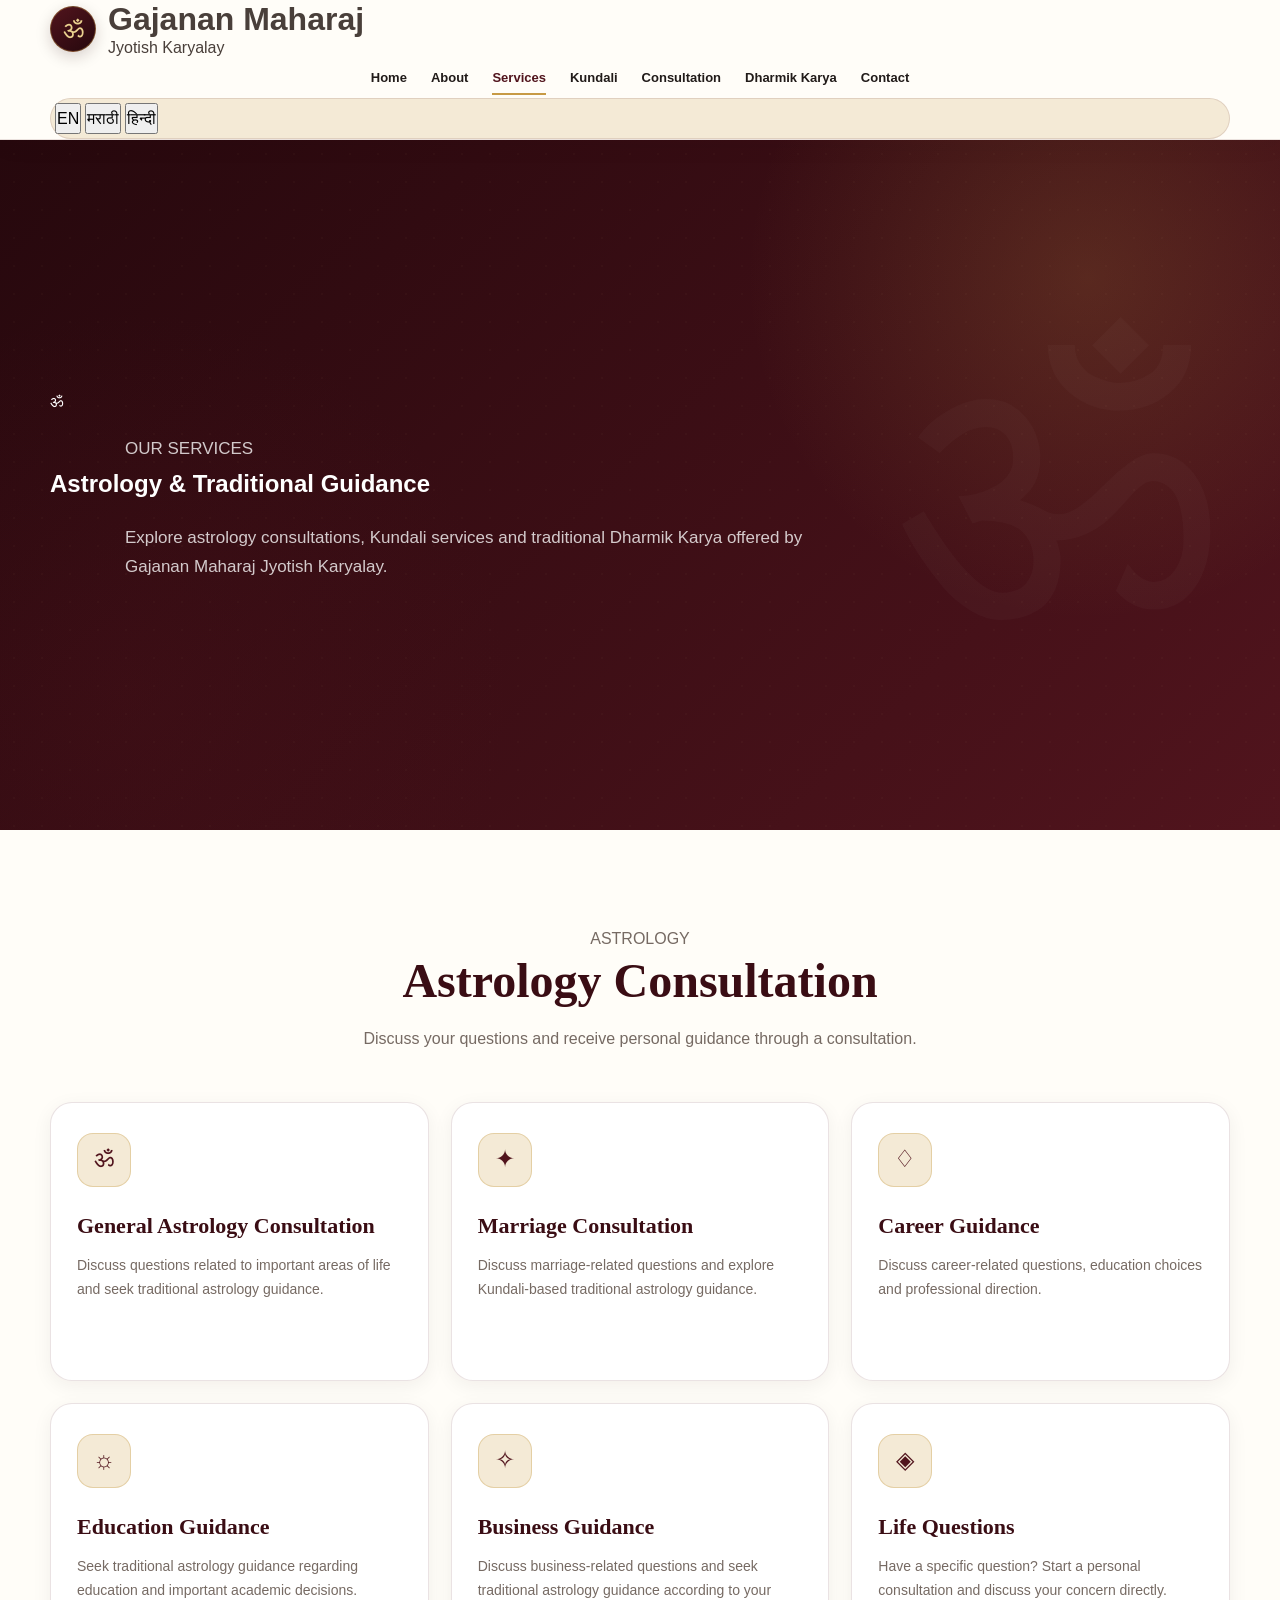
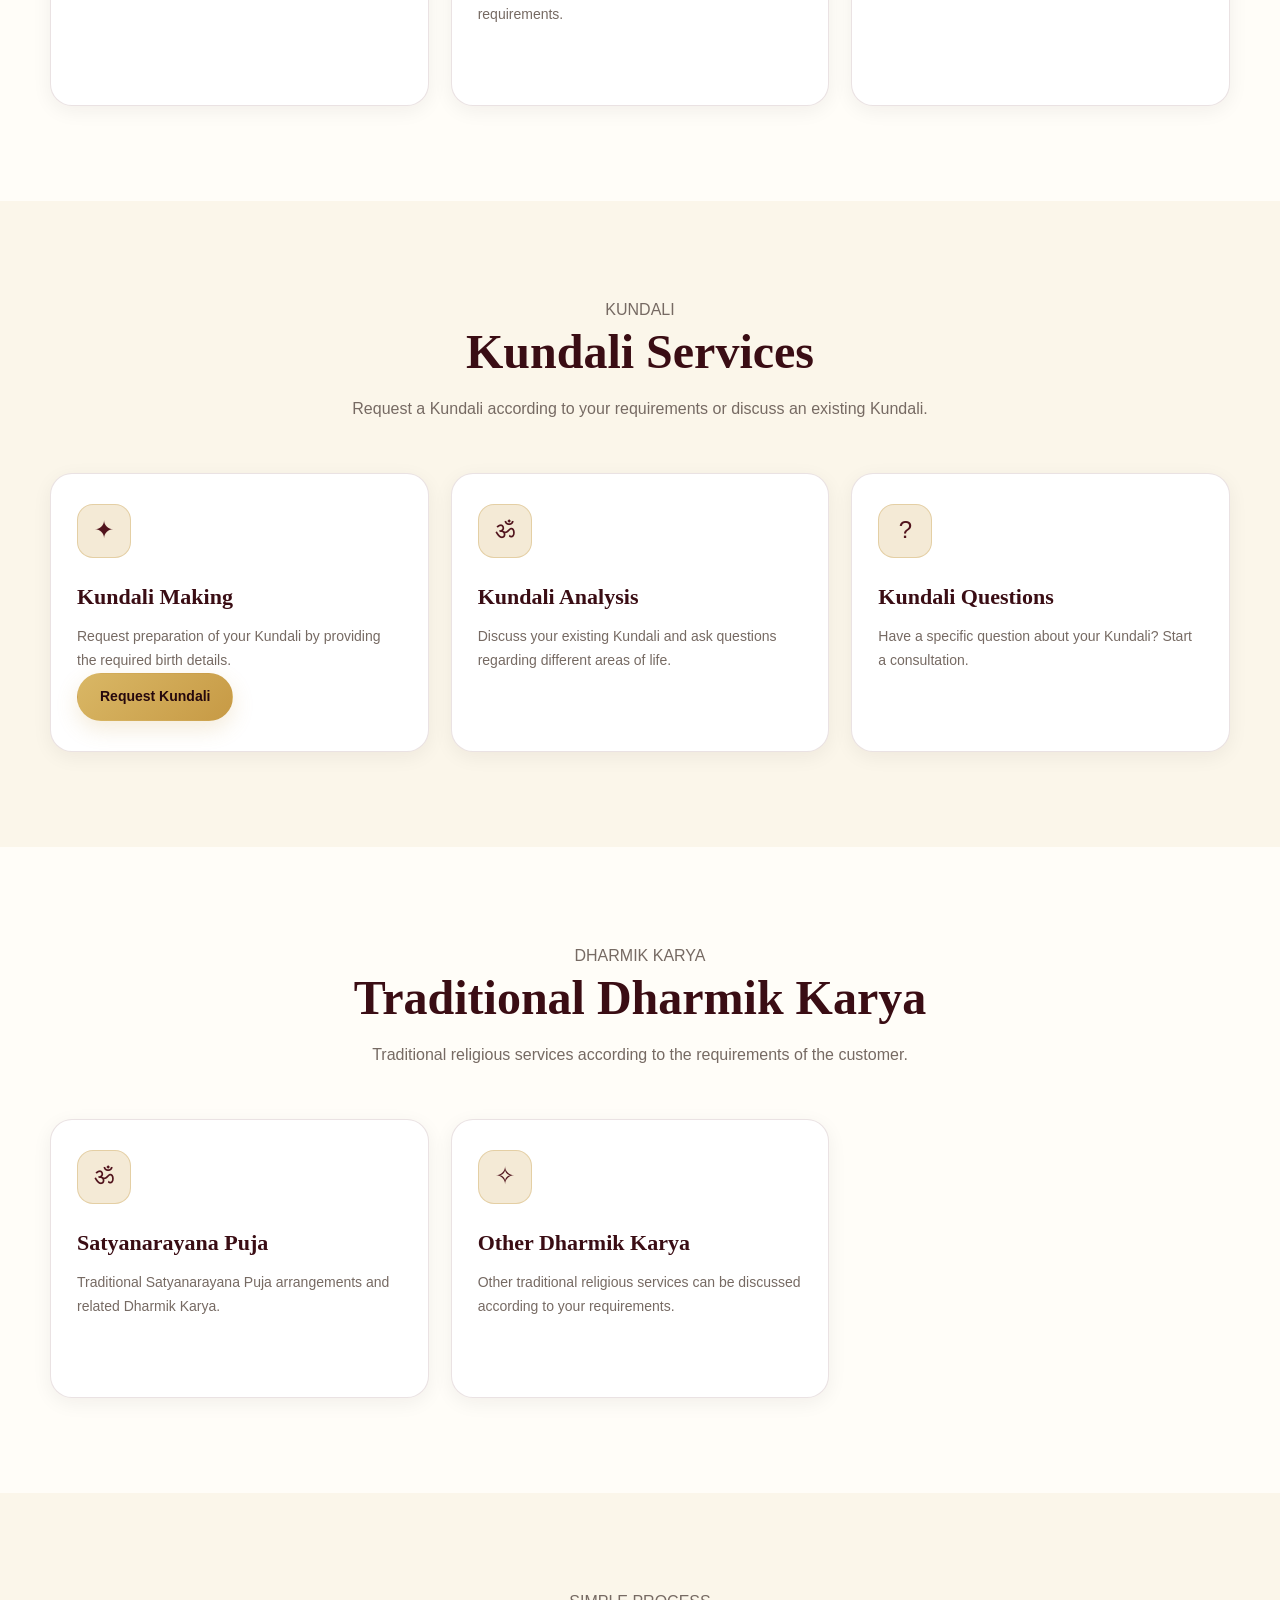
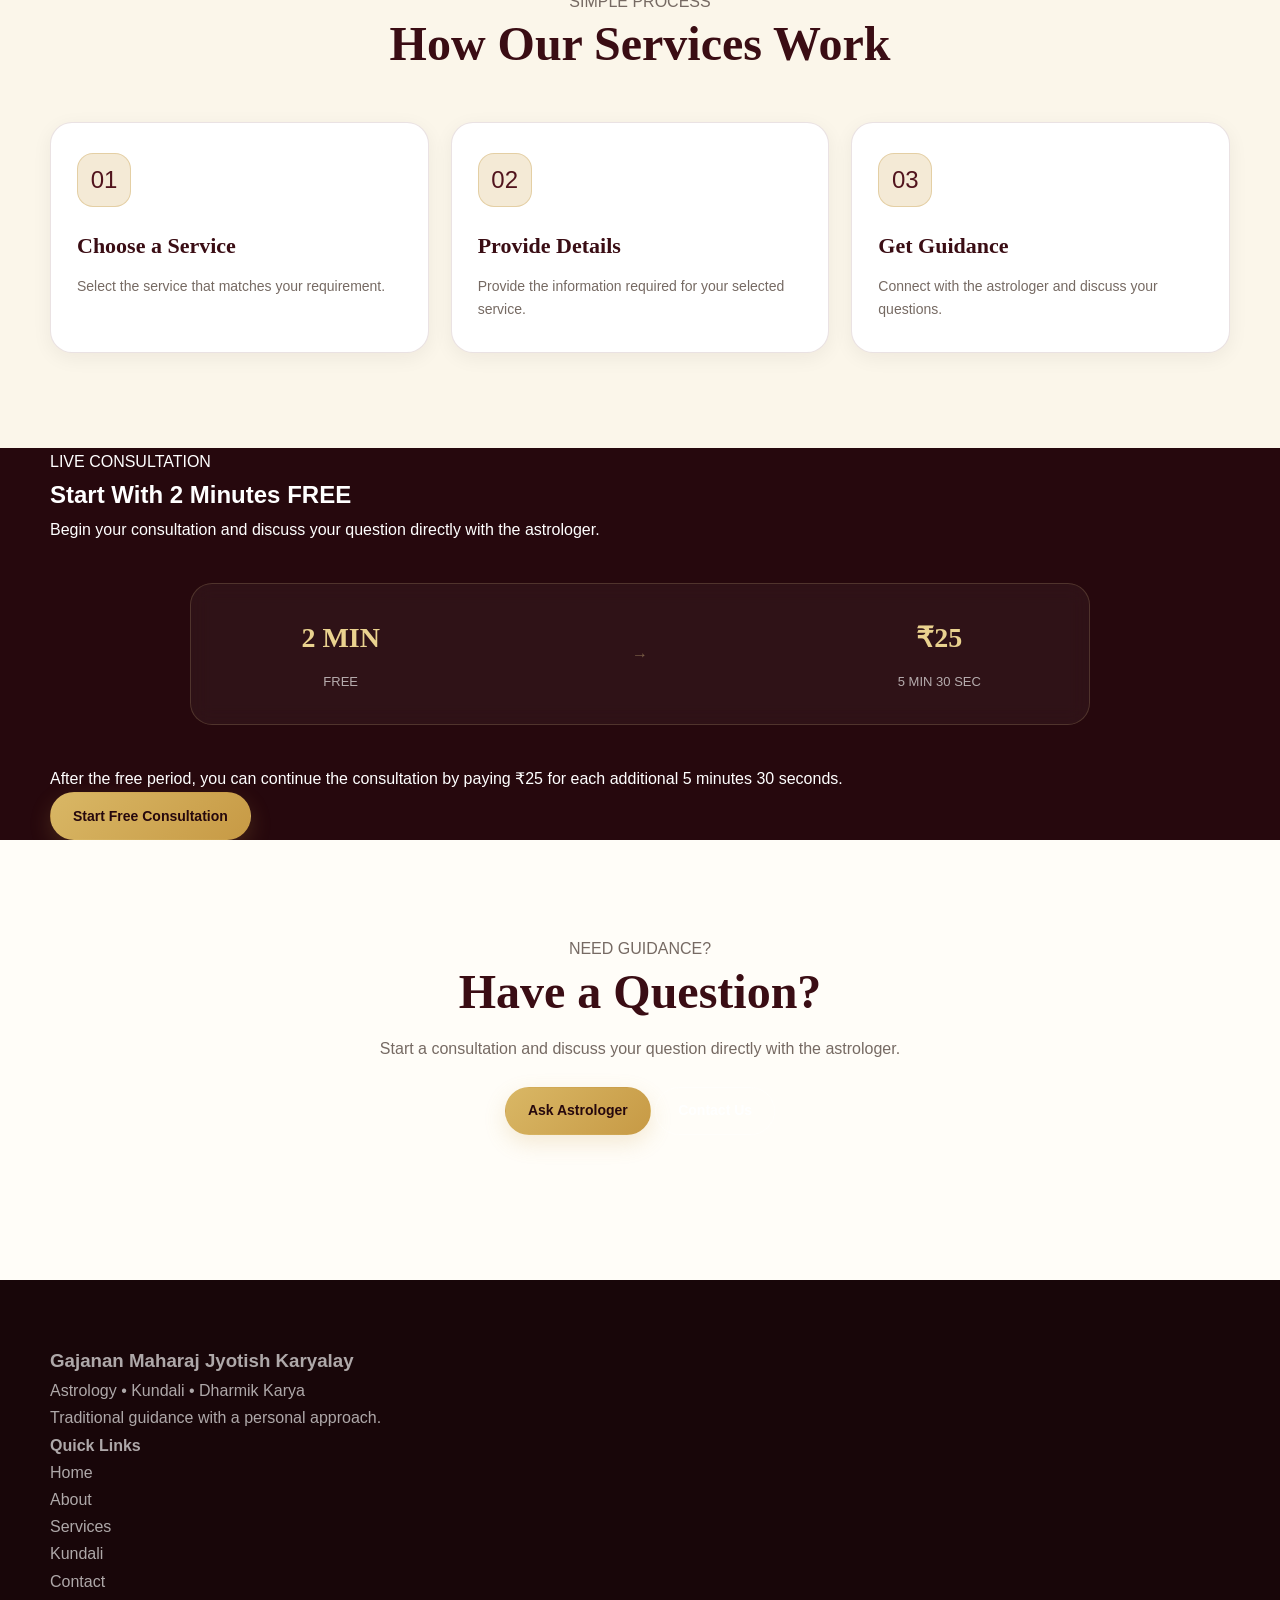
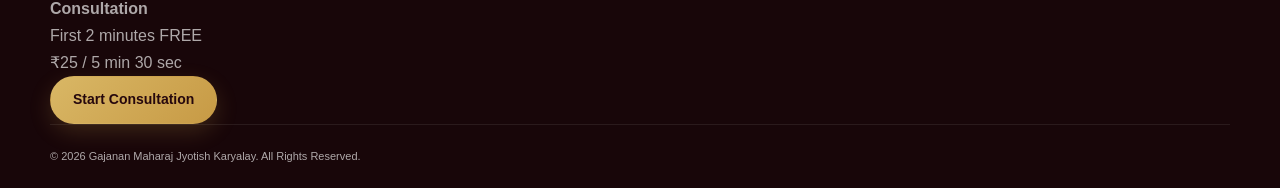
<file: service.html>
<!DOCTYPE html>
<html lang="en">

<head>

    <meta charset="UTF-8">

    <meta name="viewport" content="width=device-width, initial-scale=1.0">

    <meta name="description"
        content="Astrology, Kundali and Dharmik Karya services offered by Gajanan Maharaj Jyotish Karyalay.">

    <meta name="keywords"
        content="Astrology Services, Kundali, Kundali Analysis, Marriage Astrology, Career Astrology, Gajanan Maharaj Jyotish Karyalay">

    <title>Our Services | Gajanan Maharaj Jyotish Karyalay</title>

    <link rel="stylesheet" href="style.css">

</head>


<body>


<!-- =====================================================
     HEADER
===================================================== -->

<header class="site-header">

    <div class="container nav-container">

        <!-- BRAND -->

        <a href="index.html" class="brand">

            <div class="brand-symbol">
                ॐ
            </div>

            <div class="brand-text">

                <h1>
                    Gajanan Maharaj
                </h1>

                <span>
                    Jyotish Karyalay
                </span>

            </div>

        </a>


        <!-- NAVIGATION -->

        <nav class="main-nav">

            <a href="index.html">
                Home
            </a>

            <a href="about.html">
                About
            </a>

            <a href="services.html" class="active">
                Services
            </a>

            <a href="kundali.html">
                Kundali
            </a>

            <a href="consultation.html">
                Consultation
            </a>

            <a href="dharmik-karya.html">
                Dharmik Karya
            </a>

            <a href="contact.html">
                Contact
            </a>

        </nav>


        <!-- LANGUAGE -->

        <div class="language-selector">

            <button type="button">
                EN
            </button>

            <button type="button">
                मराठी
            </button>

            <button type="button">
                हिन्दी
            </button>

        </div>

    </div>

</header>



<!-- =====================================================
     MAIN
===================================================== -->

<main>


<!-- =====================================================
     PAGE HERO
===================================================== -->

<section class="hero">

    <div class="container">

        <div class="hero-content">

            <div class="om-symbol">
                ॐ
            </div>

            <p class="eyebrow">
                OUR SERVICES
            </p>

            <h2>

                Astrology &

                <span>
                    Traditional Guidance
                </span>

            </h2>

            <p>

                Explore astrology consultations, Kundali services
                and traditional Dharmik Karya offered by
                Gajanan Maharaj Jyotish Karyalay.

            </p>

        </div>

    </div>

</section>



<!-- =====================================================
     ASTROLOGY SERVICES
===================================================== -->

<section class="section">

    <div class="container">


        <div class="section-heading">

            <p class="eyebrow">
                ASTROLOGY
            </p>

            <h2>

                Astrology
                <span>
                    Consultation
                </span>

            </h2>

            <p>

                Discuss your questions and receive personal
                guidance through a consultation.

            </p>

        </div>



        <div class="services-grid">


            <!-- SERVICE 1 -->

            <div class="service-card">

                <div class="service-icon">
                    ॐ
                </div>

                <h3>
                    General Astrology Consultation
                </h3>

                <p>

                    Discuss questions related to important
                    areas of life and seek traditional
                    astrology guidance.

                </p>

                <a href="consultation.html"
                   class="btn btn-secondary">

                    Ask Astrologer

                </a>

            </div>



            <!-- SERVICE 2 -->

            <div class="service-card">

                <div class="service-icon">
                    ✦
                </div>

                <h3>
                    Marriage Consultation
                </h3>

                <p>

                    Discuss marriage-related questions and
                    explore Kundali-based traditional
                    astrology guidance.

                </p>

                <a href="consultation.html"
                   class="btn btn-secondary">

                    Discuss Your Question

                </a>

            </div>



            <!-- SERVICE 3 -->

            <div class="service-card">

                <div class="service-icon">
                    ♢
                </div>

                <h3>
                    Career Guidance
                </h3>

                <p>

                    Discuss career-related questions,
                    education choices and professional
                    direction.

                </p>

                <a href="consultation.html"
                   class="btn btn-secondary">

                    Ask Astrologer

                </a>

            </div>



            <!-- SERVICE 4 -->

            <div class="service-card">

                <div class="service-icon">
                    ☼
                </div>

                <h3>
                    Education Guidance
                </h3>

                <p>

                    Seek traditional astrology guidance
                    regarding education and important
                    academic decisions.

                </p>

                <a href="consultation.html"
                   class="btn btn-secondary">

                    Discuss Your Question

                </a>

            </div>



            <!-- SERVICE 5 -->

            <div class="service-card">

                <div class="service-icon">
                    ✧
                </div>

                <h3>
                    Business Guidance
                </h3>

                <p>

                    Discuss business-related questions and
                    seek traditional astrology guidance
                    according to your requirements.

                </p>

                <a href="consultation.html"
                   class="btn btn-secondary">

                    Ask Astrologer

                </a>

            </div>



            <!-- SERVICE 6 -->

            <div class="service-card">

                <div class="service-icon">
                    ◈
                </div>

                <h3>
                    Life Questions
                </h3>

                <p>

                    Have a specific question? Start a personal
                    consultation and discuss your concern
                    directly.

                </p>

                <a href="consultation.html"
                   class="btn btn-secondary">

                    Start Consultation

                </a>

            </div>

        </div>

    </div>

</section>



<!-- =====================================================
     KUNDALI SERVICES
===================================================== -->

<section class="section section-alt">

    <div class="container">


        <div class="section-heading">

            <p class="eyebrow">
                KUNDALI
            </p>

            <h2>

                Kundali
                <span>
                    Services
                </span>

            </h2>

            <p>

                Request a Kundali according to your
                requirements or discuss an existing Kundali.

            </p>

        </div>



        <div class="services-grid">


            <!-- KUNDALI MAKING -->

            <div class="service-card">

                <div class="service-icon">
                    ✦
                </div>

                <h3>
                    Kundali Making
                </h3>

                <p>

                    Request preparation of your Kundali by
                    providing the required birth details.

                </p>

                <a href="kundali.html"
                   class="btn btn-primary">

                    Request Kundali

                </a>

            </div>



            <!-- KUNDALI ANALYSIS -->

            <div class="service-card">

                <div class="service-icon">
                    ॐ
                </div>

                <h3>
                    Kundali Analysis
                </h3>

                <p>

                    Discuss your existing Kundali and ask
                    questions regarding different areas
                    of life.

                </p>

                <a href="consultation.html"
                   class="btn btn-secondary">

                    Consult Astrologer

                </a>

            </div>



            <!-- KUNDALI QUESTIONS -->

            <div class="service-card">

                <div class="service-icon">
                    ?
                </div>

                <h3>
                    Kundali Questions
                </h3>

                <p>

                    Have a specific question about your
                    Kundali? Start a consultation.

                </p>

                <a href="consultation.html"
                   class="btn btn-secondary">

                    Ask Your Question

                </a>

            </div>

        </div>

    </div>

</section>



<!-- =====================================================
     DHARMIK KARYA
===================================================== -->

<section class="section">

    <div class="container">


        <div class="section-heading">

            <p class="eyebrow">
                DHARMIK KARYA
            </p>

            <h2>

                Traditional
                <span>
                    Dharmik Karya
                </span>

            </h2>

            <p>

                Traditional religious services according to
                the requirements of the customer.

            </p>

        </div>



        <div class="services-grid">


            <!-- SATYANARAYANA PUJA -->

            <div class="service-card">

                <div class="service-icon">
                    ॐ
                </div>

                <h3>
                    Satyanarayana Puja
                </h3>

                <p>

                    Traditional Satyanarayana Puja arrangements
                    and related Dharmik Karya.

                </p>

                <a href="dharmik-karya.html"
                   class="btn btn-secondary">

                    View Details

                </a>

            </div>



            <!-- OTHER DHARMIK KARYA -->

            <div class="service-card">

                <div class="service-icon">
                    ✧
                </div>

                <h3>
                    Other Dharmik Karya
                </h3>

                <p>

                    Other traditional religious services can
                    be discussed according to your
                    requirements.

                </p>

                <a href="dharmik-karya.html"
                   class="btn btn-secondary">

                    Discuss Requirements

                </a>

            </div>

        </div>

    </div>

</section>



<!-- =====================================================
     HOW IT WORKS
===================================================== -->

<section class="section section-alt">

    <div class="container">


        <div class="section-heading">

            <p class="eyebrow">
                SIMPLE PROCESS
            </p>

            <h2>

                How Our
                <span>
                    Services Work
                </span>

            </h2>

        </div>



        <div class="services-grid">


            <!-- STEP 1 -->

            <div class="service-card">

                <div class="service-icon">
                    01
                </div>

                <h3>
                    Choose a Service
                </h3>

                <p>

                    Select the service that matches your
                    requirement.

                </p>

            </div>



            <!-- STEP 2 -->

            <div class="service-card">

                <div class="service-icon">
                    02
                </div>

                <h3>
                    Provide Details
                </h3>

                <p>

                    Provide the information required for
                    your selected service.

                </p>

            </div>



            <!-- STEP 3 -->

            <div class="service-card">

                <div class="service-icon">
                    03
                </div>

                <h3>
                    Get Guidance
                </h3>

                <p>

                    Connect with the astrologer and discuss
                    your questions.

                </p>

            </div>

        </div>

    </div>

</section>



<!-- =====================================================
     CONSULTATION PRICING
===================================================== -->

<section class="consultation-section">

    <div class="container">


        <div class="consultation-box">


            <p class="eyebrow">
                LIVE CONSULTATION
            </p>


            <h2>

                Start With
                <span>
                    2 Minutes FREE
                </span>

            </h2>


            <p>

                Begin your consultation and discuss your
                question directly with the astrologer.

            </p>


            <div class="pricing-box">


                <div class="price-item">

                    <strong>
                        2 MIN
                    </strong>

                    <span>
                        FREE
                    </span>

                </div>


                <div class="price-divider">
                    →
                </div>


                <div class="price-item">

                    <strong>
                        ₹25
                    </strong>

                    <span>
                        5 MIN 30 SEC
                    </span>

                </div>


            </div>


            <p class="small-text">

                After the free period, you can continue the
                consultation by paying ₹25 for each additional
                5 minutes 30 seconds.

            </p>


            <a href="consultation.html"
               class="btn btn-primary">

                Start Free Consultation

            </a>

        </div>

    </div>

</section>



<!-- =====================================================
     FINAL CTA
===================================================== -->

<section class="section">

    <div class="container">


        <div class="section-heading">

            <p class="eyebrow">
                NEED GUIDANCE?
            </p>

            <h2>

                Have a Question?

            </h2>

            <p>

                Start a consultation and discuss your
                question directly with the astrologer.

            </p>


            <div style="margin-top: 25px;">

                <a href="consultation.html"
                   class="btn btn-primary">

                    Ask Astrologer

                </a>


                <a href="contact.html"
                   class="btn btn-secondary">

                    Contact Us

                </a>

            </div>

        </div>

    </div>

</section>


</main>



<!-- =====================================================
     FOOTER
===================================================== -->

<footer class="site-footer">

    <div class="container">


        <div class="footer-content">


            <!-- BRAND -->

            <div>

                <h3>
                    Gajanan Maharaj
                    Jyotish Karyalay
                </h3>

                <p>
                    Astrology • Kundali • Dharmik Karya
                </p>

                <p>
                    Traditional guidance with a personal approach.
                </p>

            </div>



            <!-- QUICK LINKS -->

            <div>

                <h4>
                    Quick Links
                </h4>

                <p>
                    <a href="index.html">
                        Home
                    </a>
                </p>

                <p>
                    <a href="about.html">
                        About
                    </a>
                </p>

                <p>
                    <a href="services.html">
                        Services
                    </a>
                </p>

                <p>
                    <a href="kundali.html">
                        Kundali
                    </a>
                </p>

                <p>
                    <a href="contact.html">
                        Contact
                    </a>
                </p>

            </div>



            <!-- CONSULTATION -->

            <div>

                <h4>
                    Consultation
                </h4>

                <p>
                    First 2 minutes FREE
                </p>

                <p>
                    ₹25 / 5 min 30 sec
                </p>

                <a href="consultation.html"
                   class="btn btn-primary">

                    Start Consultation

                </a>

            </div>


        </div>



        <div class="footer-bottom">

            <p>

                © 2026 Gajanan Maharaj Jyotish Karyalay.
                All Rights Reserved.

            </p>

        </div>


    </div>

</footer>



<!-- =====================================================
     JAVASCRIPT
===================================================== -->

<script src="script.js"></script>


</body>

</html>
</file>
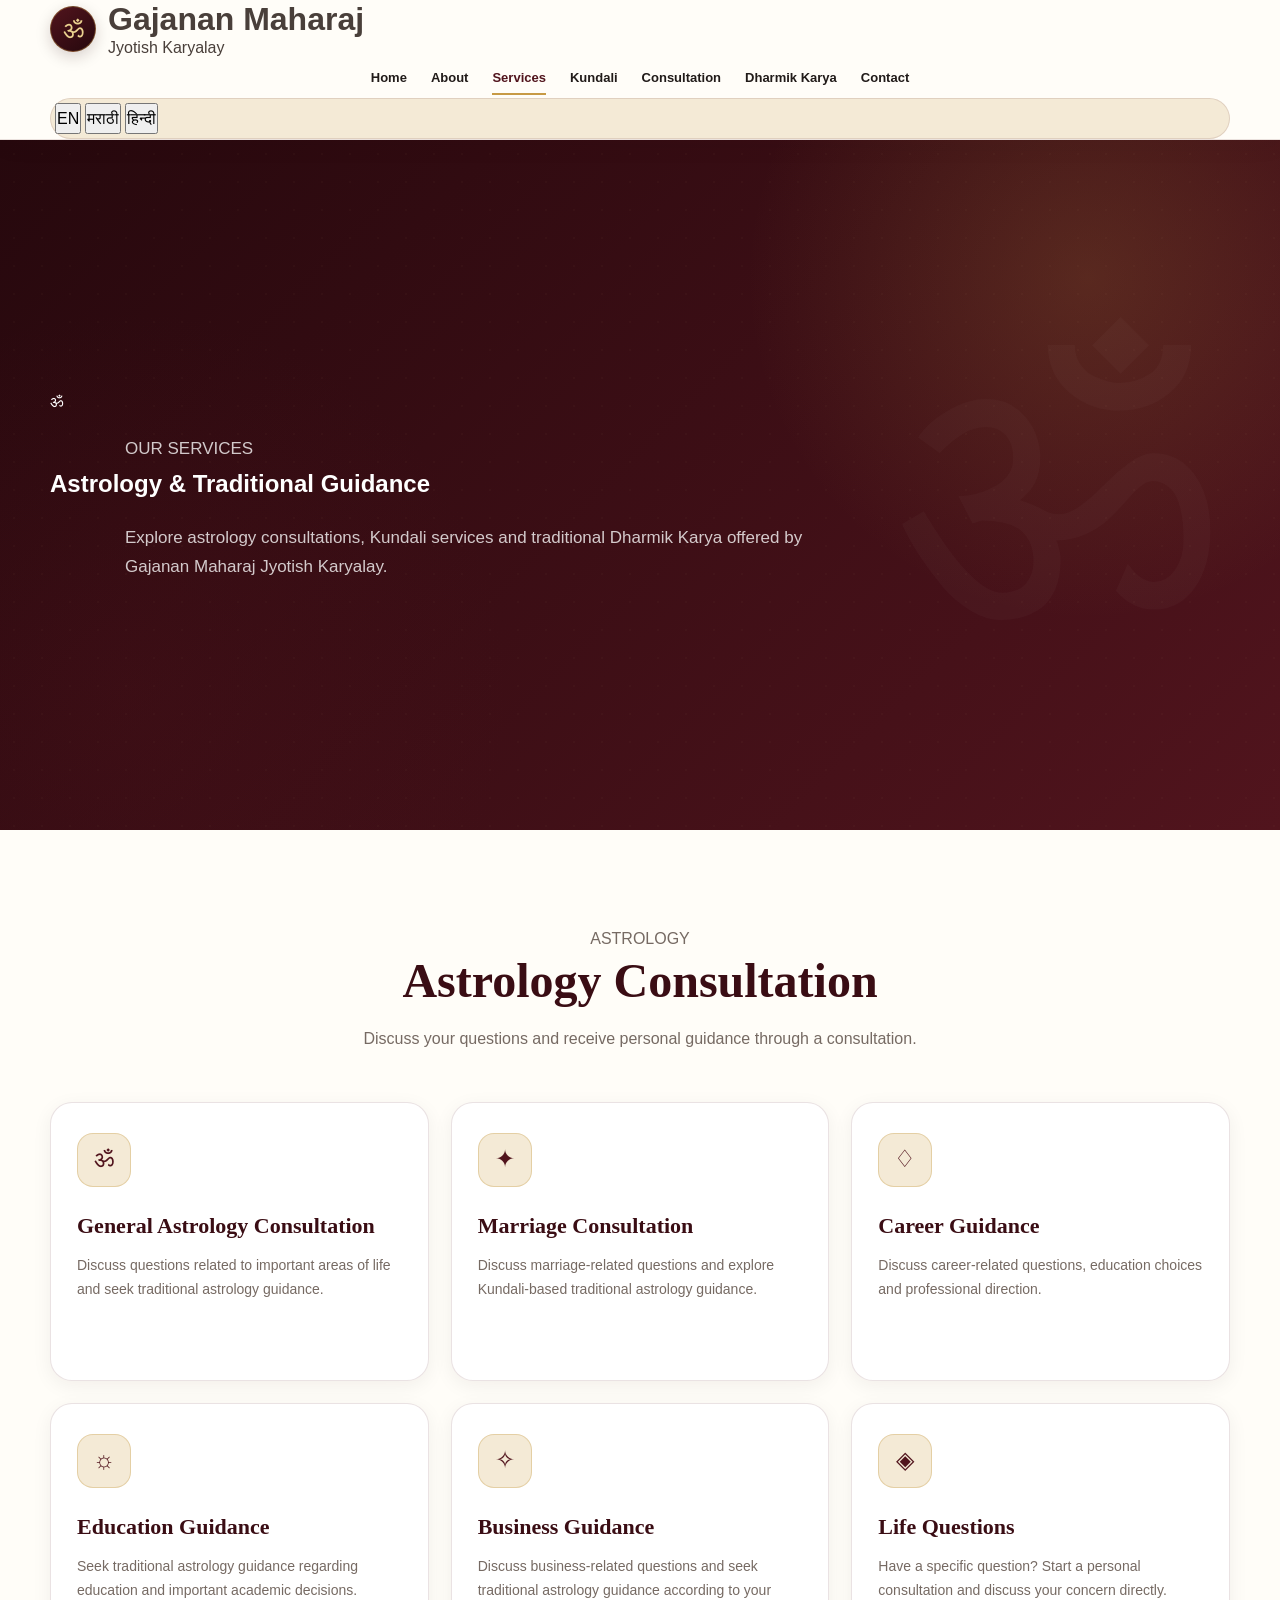
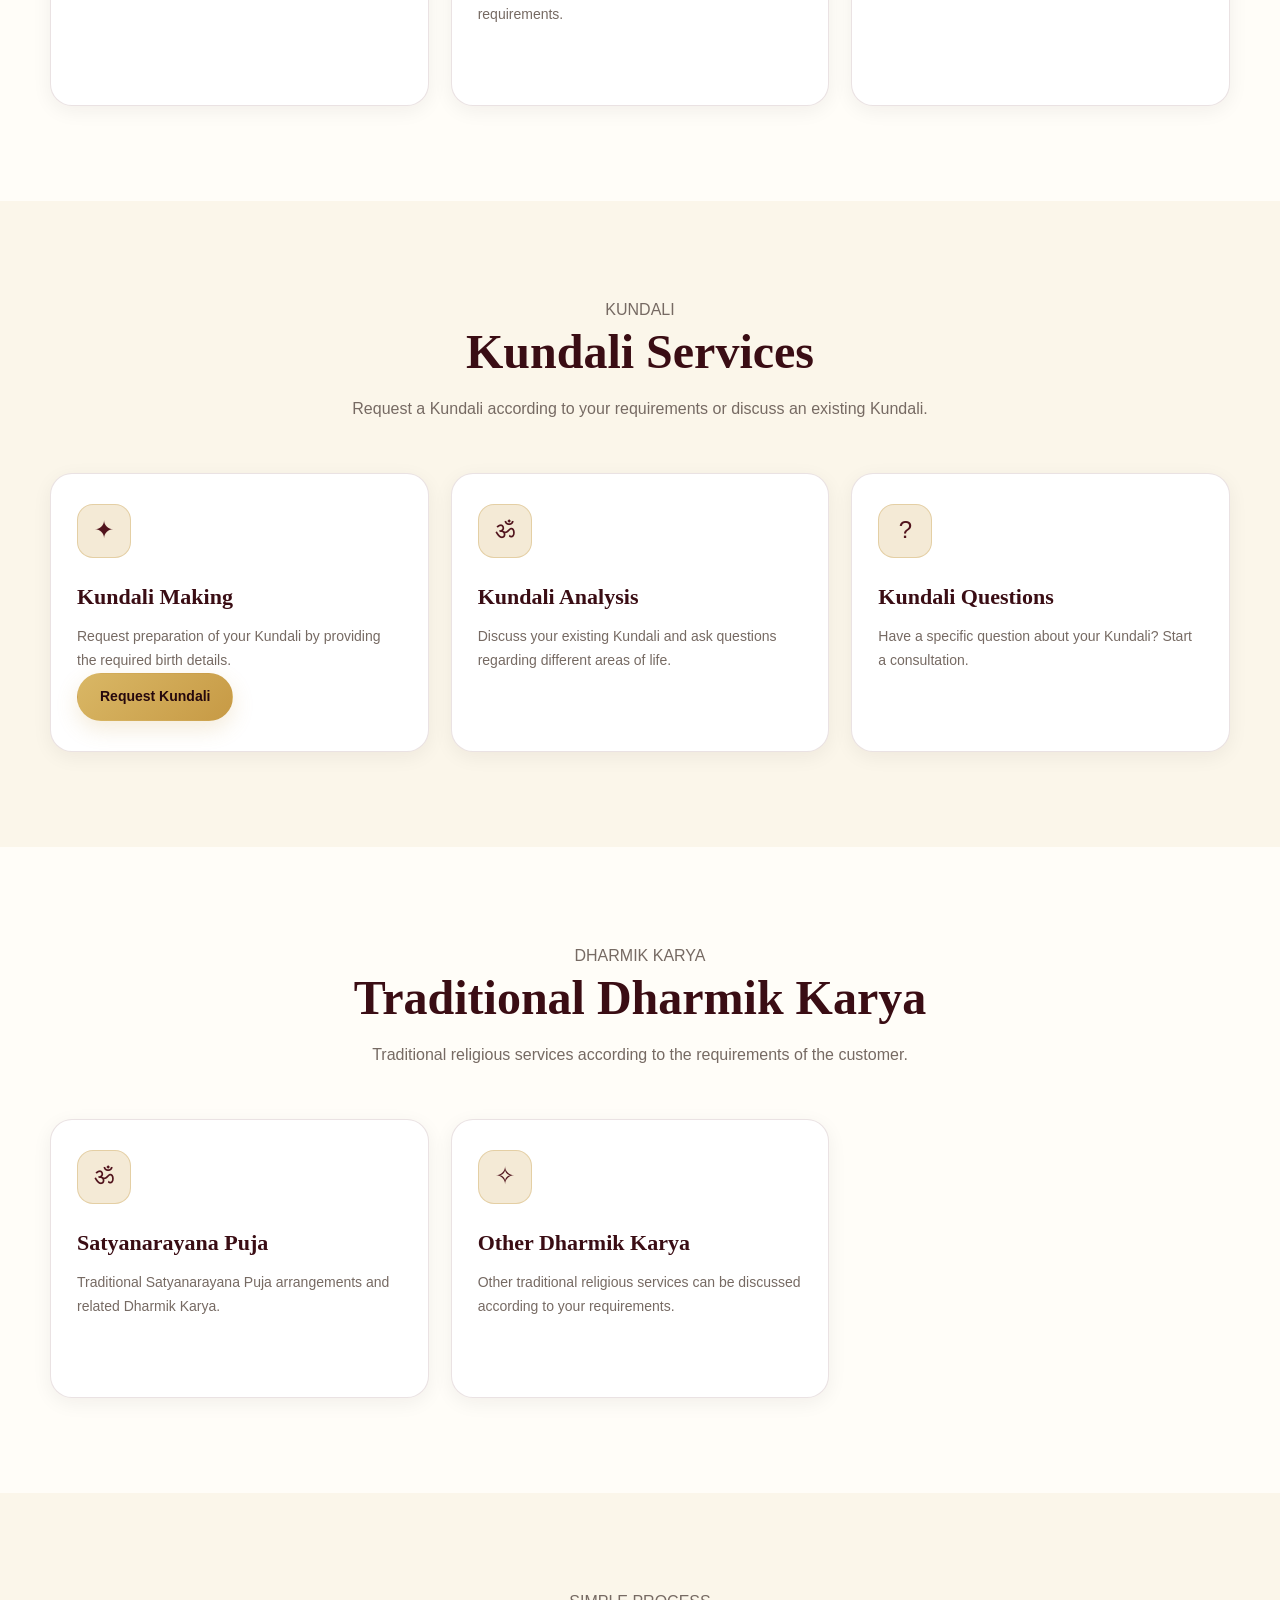
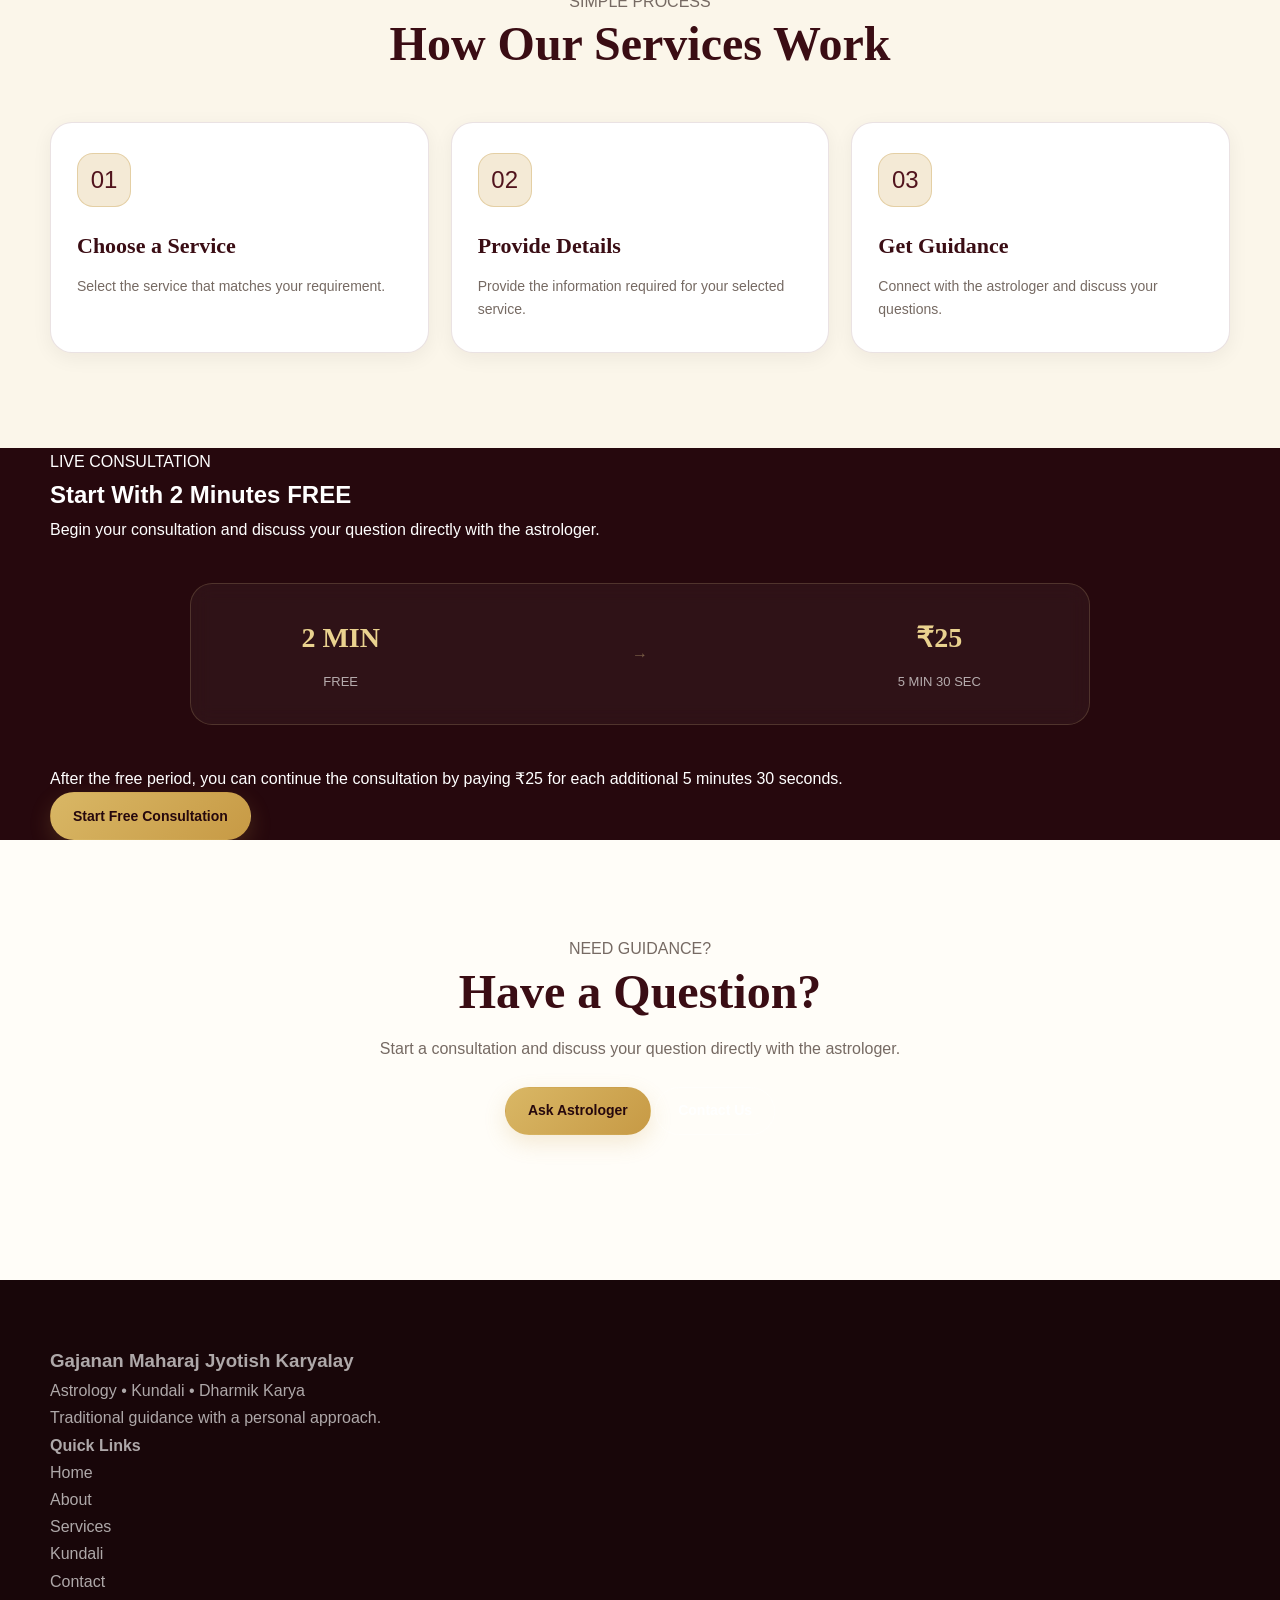
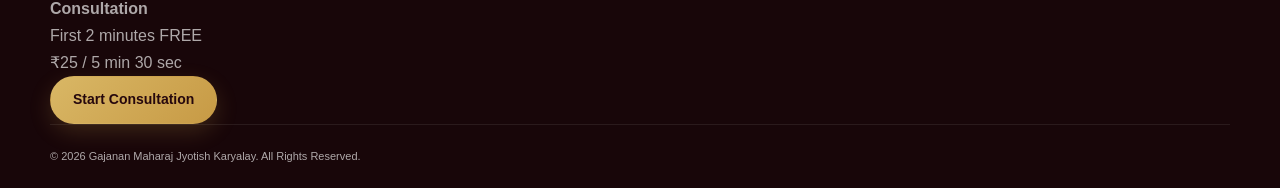
<file: services.html>
<!DOCTYPE html>
<html lang="en">
<head>
    <meta charset="UTF-8">
    <meta name="viewport" content="width=device-width, initial-scale=1.0">

    <meta name="description" content="Astrology, Kundali and Dharmik Karya services offered by Gajanan Maharaj Jyotish Karyalay.">

    <meta name="keywords" content="Astrology Services, Kundali, Kundali Analysis, Marriage Astrology, Career Astrology, Gajanan Maharaj Jyotish Karyalay">

    <title>Our Services | Gajanan Maharaj Jyotish Karyalay</title>

    <link rel="stylesheet" href="style.css">
</head>

<body>

<header class="site-header">
    <div class="container nav-container">

        <a href="index.html" class="brand">
            <div class="brand-symbol">ॐ</div>

            <div class="brand-text">
                <h1>Gajanan Maharaj</h1>
                <span>Jyotish Karyalay</span>
            </div>
        </a>

        <nav class="main-nav">
            <a href="index.html">Home</a>
            <a href="about.html">About</a>
            <a href="services.html" class="active">Services</a>
            <a href="kundali.html">Kundali</a>
            <a href="consultation.html">Consultation</a>
            <a href="dharmik-karya.html">Dharmik Karya</a>
            <a href="contact.html">Contact</a>
        </nav>

        <div class="language-selector">
            <button type="button">EN</button>
            <button type="button">मराठी</button>
            <button type="button">हिन्दी</button>
        </div>

    </div>
</header>


<main>

<!-- HERO -->

<section class="hero">
    <div class="container">

        <div class="hero-content">

            <div class="om-symbol">ॐ</div>

            <p class="eyebrow">OUR SERVICES</p>

            <h2>
                Astrology &
                <span>Traditional Guidance</span>
            </h2>

            <p>
                Explore astrology consultations, Kundali services
                and traditional Dharmik Karya offered by
                Gajanan Maharaj Jyotish Karyalay.
            </p>

        </div>

    </div>
</section>


<!-- ASTROLOGY SERVICES -->

<section class="section">
    <div class="container">

        <div class="section-heading">

            <p class="eyebrow">ASTROLOGY</p>

            <h2>
                Astrology
                <span>Consultation</span>
            </h2>

            <p>
                Discuss your questions and receive personal
                guidance through a consultation.
            </p>

        </div>


        <div class="services-grid">

            <div class="service-card">
                <div class="service-icon">ॐ</div>

                <h3>General Astrology Consultation</h3>

                <p>
                    Discuss questions related to important areas
                    of life and seek traditional astrology guidance.
                </p>

                <a href="consultation.html" class="btn btn-secondary">
                    Ask Astrologer
                </a>
            </div>


            <div class="service-card">
                <div class="service-icon">✦</div>

                <h3>Marriage Consultation</h3>

                <p>
                    Discuss marriage-related questions and explore
                    Kundali-based traditional astrology guidance.
                </p>

                <a href="consultation.html" class="btn btn-secondary">
                    Discuss Your Question
                </a>
            </div>


            <div class="service-card">
                <div class="service-icon">♢</div>

                <h3>Career Guidance</h3>

                <p>
                    Discuss career-related questions, education
                    choices and professional direction.
                </p>

                <a href="consultation.html" class="btn btn-secondary">
                    Ask Astrologer
                </a>
            </div>


            <div class="service-card">
                <div class="service-icon">☼</div>

                <h3>Education Guidance</h3>

                <p>
                    Seek traditional astrology guidance regarding
                    education and important academic decisions.
                </p>

                <a href="consultation.html" class="btn btn-secondary">
                    Discuss Your Question
                </a>
            </div>


            <div class="service-card">
                <div class="service-icon">✧</div>

                <h3>Business Guidance</h3>

                <p>
                    Discuss business-related questions and seek
                    traditional astrology guidance according to
                    your requirements.
                </p>

                <a href="consultation.html" class="btn btn-secondary">
                    Ask Astrologer
                </a>
            </div>


            <div class="service-card">
                <div class="service-icon">◈</div>

                <h3>Life Questions</h3>

                <p>
                    Have a specific question? Start a personal
                    consultation and discuss your concern directly.
                </p>

                <a href="consultation.html" class="btn btn-secondary">
                    Start Consultation
                </a>
            </div>

        </div>

    </div>
</section>


<!-- KUNDALI -->

<section class="section section-alt">
    <div class="container">

        <div class="section-heading">

            <p class="eyebrow">KUNDALI</p>

            <h2>
                Kundali
                <span>Services</span>
            </h2>

            <p>
                Request a Kundali according to your requirements
                or discuss an existing Kundali.
            </p>

        </div>


        <div class="services-grid">

            <div class="service-card">

                <div class="service-icon">✦</div>

                <h3>Kundali Making</h3>

                <p>
                    Request preparation of your Kundali by
                    providing the required birth details.
                </p>

                <a href="kundali.html" class="btn btn-primary">
                    Request Kundali
                </a>

            </div>


            <div class="service-card">

                <div class="service-icon">ॐ</div>

                <h3>Kundali Analysis</h3>

                <p>
                    Discuss your existing Kundali and ask questions
                    regarding different areas of life.
                </p>

                <a href="consultation.html" class="btn btn-secondary">
                    Consult Astrologer
                </a>

            </div>


            <div class="service-card">

                <div class="service-icon">?</div>

                <h3>Kundali Questions</h3>

                <p>
                    Have a specific question about your Kundali?
                    Start a consultation.
                </p>

                <a href="consultation.html" class="btn btn-secondary">
                    Ask Your Question
                </a>

            </div>

        </div>

    </div>
</section>


<!-- DHARMIK KARYA -->

<section class="section">
    <div class="container">

        <div class="section-heading">

            <p class="eyebrow">DHARMIK KARYA</p>

            <h2>
                Traditional
                <span>Dharmik Karya</span>
            </h2>

            <p>
                Traditional religious services according to
                the requirements of the customer.
            </p>

        </div>


        <div class="services-grid">

            <div class="service-card">

                <div class="service-icon">ॐ</div>

                <h3>Satyanarayana Puja</h3>

                <p>
                    Traditional Satyanarayana Puja arrangements
                    and related Dharmik Karya.
                </p>

                <a href="dharmik-karya.html" class="btn btn-secondary">
                    View Details
                </a>

            </div>


            <div class="service-card">

                <div class="service-icon">✧</div>

                <h3>Other Dharmik Karya</h3>

                <p>
                    Other traditional religious services can be
                    discussed according to your requirements.
                </p>

                <a href="dharmik-karya.html" class="btn btn-secondary">
                    Discuss Requirements
                </a>

            </div>

        </div>

    </div>
</section>


<!-- HOW IT WORKS -->

<section class="section section-alt">
    <div class="container">

        <div class="section-heading">

            <p class="eyebrow">SIMPLE PROCESS</p>

            <h2>
                How Our
                <span>Services Work</span>
            </h2>

        </div>


        <div class="services-grid">

            <div class="service-card">

                <div class="service-icon">01</div>

                <h3>Choose a Service</h3>

                <p>
                    Select the service that matches your requirement.
                </p>

            </div>


            <div class="service-card">

                <div class="service-icon">02</div>

                <h3>Provide Details</h3>

                <p>
                    Provide the information required for your
                    selected service.
                </p>

            </div>


            <div class="service-card">

                <div class="service-icon">03</div>

                <h3>Get Guidance</h3>

                <p>
                    Connect with the astrologer and discuss
                    your questions.
                </p>

            </div>

        </div>

    </div>
</section>


<!-- CONSULTATION -->

<section class="consultation-section">
    <div class="container">

        <div class="consultation-box">

            <p class="eyebrow">LIVE CONSULTATION</p>

            <h2>
                Start With
                <span>2 Minutes FREE</span>
            </h2>

            <p>
                Begin your consultation and discuss your
                question directly with the astrologer.
            </p>


            <div class="pricing-box">

                <div class="price-item">
                    <strong>2 MIN</strong>
                    <span>FREE</span>
                </div>

                <div class="price-divider">→</div>

                <div class="price-item">
                    <strong>₹25</strong>
                    <span>5 MIN 30 SEC</span>
                </div>

            </div>


            <p class="small-text">
                After the free period, you can continue the
                consultation by paying ₹25 for each additional
                5 minutes 30 seconds.
            </p>


            <a href="consultation.html" class="btn btn-primary">
                Start Free Consultation
            </a>

        </div>

    </div>
</section>


<!-- FINAL CTA -->

<section class="section">
    <div class="container">

        <div class="section-heading">

            <p class="eyebrow">NEED GUIDANCE?</p>

            <h2>Have a Question?</h2>

            <p>
                Start a consultation and discuss your
                question directly with the astrologer.
            </p>


            <div style="margin-top: 25px;">

                <a href="consultation.html" class="btn btn-primary">
                    Ask Astrologer
                </a>

                <a href="contact.html" class="btn btn-secondary">
                    Contact Us
                </a>

            </div>

        </div>

    </div>
</section>

</main>


<!-- FOOTER -->

<footer class="site-footer">

    <div class="container">

        <div class="footer-content">

            <div>

                <h3>
                    Gajanan Maharaj
                    Jyotish Karyalay
                </h3>

                <p>
                    Astrology • Kundali • Dharmik Karya
                </p>

                <p>
                    Traditional guidance with a personal approach.
                </p>

            </div>


            <div>

                <h4>Quick Links</h4>

                <p>
                    <a href="index.html">Home</a>
                </p>

                <p>
                    <a href="about.html">About</a>
                </p>

                <p>
                    <a href="services.html">Services</a>
                </p>

                <p>
                    <a href="kundali.html">Kundali</a>
                </p>

                <p>
                    <a href="contact.html">Contact</a>
                </p>

            </div>


            <div>

                <h4>Consultation</h4>

                <p>First 2 minutes FREE</p>

                <p>₹25 / 5 min 30 sec</p>

                <a href="consultation.html" class="btn btn-primary">
                    Start Consultation
                </a>

            </div>

        </div>


        <div class="footer-bottom">

            <p>
                © 2026 Gajanan Maharaj Jyotish Karyalay.
                All Rights Reserved.
            </p>

        </div>

    </div>

</footer>


<script src="script.js"></script>

</body>
</html>
</file>
<file: style.css>
/* =========================================================
   GAJANAN MAHARAJ JYOTISH KARYALAY
   PREMIUM WEBSITE DESIGN SYSTEM
   ========================================================= */


/* =========================================================
   1. ROOT / DESIGN SYSTEM
   ========================================================= */

:root {

    --maroon-950: #26080d;
    --maroon-900: #3a0d14;
    --maroon-800: #51141d;
    --maroon-700: #6d1b27;

    --gold-500: #c79a45;
    --gold-400: #d9b765;
    --gold-300: #ead28f;
    --gold-200: #f1dfae;

    --cream-50: #fffdf8;
    --cream-100: #fbf6ea;
    --cream-200: #f4ead6;

    --charcoal: #211b19;
    --text: #493f3a;
    --muted: #766a63;

    --white: #ffffff;

    --border: rgba(81, 20, 29, 0.12);
    --gold-border: rgba(199, 154, 69, 0.35);

    --shadow-sm:
        0 5px 20px rgba(38, 8, 13, 0.06);

    --shadow-md:
        0 12px 35px rgba(38, 8, 13, 0.10);

    --shadow-lg:
        0 20px 55px rgba(38, 8, 13, 0.15);

    --radius-sm: 8px;
    --radius-md: 14px;
    --radius-lg: 22px;

    --container: 1180px;

    --transition:
        0.3s ease;
}


/* =========================================================
   2. RESET
   ========================================================= */

* {
    margin: 0;
    padding: 0;
    box-sizing: border-box;
}


html {
    scroll-behavior: smooth;
}


body {
    font-family:
        "Segoe UI",
        Arial,
        sans-serif;

    background:
        var(--cream-50);

    color:
        var(--text);

    line-height: 1.7;

    overflow-x: hidden;
}


img {
    max-width: 100%;
    display: block;
}


a {
    color: inherit;
    text-decoration: none;
}


button,
input,
textarea,
select {
    font: inherit;
}


button {
    cursor: pointer;
}


/* =========================================================
   3. GLOBAL CONTAINER
   ========================================================= */

.container {
    width: min(
        calc(100% - 40px),
        var(--container)
    );

    margin-inline: auto;
}


/* =========================================================
   4. HEADER
   ========================================================= */

.site-header {

    position: sticky;

    top: 0;

    z-index: 1000;

    background:
        rgba(255, 253, 248, 0.96);

    backdrop-filter:
        blur(16px);

    border-bottom:
        1px solid var(--border);

    box-shadow:
        0 4px 25px rgba(38, 8, 13, 0.05);
}


.header-container {

    min-height: 82px;

    display: flex;

    align-items: center;

    justify-content: space-between;

    gap: 25px;
}


/* BRAND */

.brand {

    display: flex;

    align-items: center;

    gap: 12px;

    flex-shrink: 0;
}


.brand-symbol {

    width: 46px;

    height: 46px;

    display: grid;

    place-items: center;

    border-radius: 50%;

    background:
        linear-gradient(
            145deg,
            var(--maroon-800),
            var(--maroon-950)
        );

    color:
        var(--gold-300);

    font-size: 25px;

    box-shadow:
        0 5px 15px rgba(38, 8, 13, 0.18);

    border:
        1px solid rgba(199, 154, 69, 0.4);
}


.brand-text {

    display: flex;

    flex-direction: column;

    line-height: 1.2;
}


.brand-name {

    color:
        var(--maroon-900);

    font-size: 17px;

    font-weight: 700;

    letter-spacing:
        0.2px;
}


.brand-subtitle {

    color:
        var(--gold-500);

    font-size: 11px;

    font-weight: 700;

    letter-spacing:
        2px;

    text-transform:
        uppercase;
}


/* NAVIGATION */

.main-nav {

    display: flex;

    align-items: center;

    justify-content: center;

    gap: 4px;
}


.main-nav a {

    position: relative;

    padding:
        9px 10px;

    color:
        var(--charcoal);

    font-size: 13px;

    font-weight: 600;

    transition:
        var(--transition);
}


.main-nav a::after {

    content: "";

    position: absolute;

    left: 10px;

    right: 10px;

    bottom: 3px;

    height: 2px;

    background:
        var(--gold-500);

    transform:
        scaleX(0);

    transform-origin:
        center;

    transition:
        var(--transition);
}


.main-nav a:hover {

    color:
        var(--maroon-800);
}


.main-nav a:hover::after,
.main-nav a.active::after {

    transform:
        scaleX(1);
}


.main-nav a.active {

    color:
        var(--maroon-800);
}


/* LANGUAGE */

.language-selector {

    display: flex;

    align-items: center;

    gap: 4px;

    padding: 4px;

    background:
        var(--cream-200);

    border-radius:
        999px;

    border:
        1px solid var(--border);
}


.language-btn {

    border: none;

    background:
        transparent;

    color:
        var(--muted);

    padding:
        5px 8px;

    border-radius:
        999px;

    font-size: 11px;

    font-weight: 700;

    transition:
        var(--transition);
}


.language-btn:hover,
.language-btn.active {

    background:
        var(--maroon-800);

    color:
        var(--gold-200);
}


/* =========================================================
   5. HERO
   ========================================================= */

.hero,
.page-hero {

    position: relative;

    overflow: hidden;

    background:
        radial-gradient(
            circle at 85% 20%,
            rgba(199, 154, 69, 0.18),
            transparent 28%
        ),

        radial-gradient(
            circle at 10% 80%,
            rgba(109, 27, 39, 0.12),
            transparent 30%
        ),

        linear-gradient(
            135deg,
            var(--maroon-950),
            var(--maroon-800)
        );

    color:
        var(--white);
}


/* Decorative pattern */

.hero::before,
.page-hero::before {

    content: "ॐ";

    position: absolute;

    right: 5%;

    top: 50%;

    transform:
        translateY(-50%);

    font-size:
        clamp(180px, 30vw, 420px);

    color:
        rgba(255,255,255,0.025);

    pointer-events:
        none;
}


.hero::after,
.page-hero::after {

    content: "";

    position: absolute;

    inset: 0;

    background-image:
        radial-gradient(
            rgba(234, 210, 143, 0.14) 1px,
            transparent 1px
        );

    background-size:
        28px 28px;

    opacity:
        0.18;

    pointer-events:
        none;
}


.hero {
    min-height:
        690px;

    display:
        flex;

    align-items:
        center;
}


.page-hero {

    min-height:
        420px;

    display:
        flex;

    align-items:
        center;

    text-align:
        center;
}


.hero-content,
.page-hero-content {

    position:
        relative;

    z-index:
        2;
}


.hero-content {

    max-width:
        850px;
}


.page-hero-content {

    max-width:
        800px;

    margin-inline:
        auto;
}


.hero-symbol {

    display:
        inline-grid;

    place-items:
        center;

    width:
        76px;

    height:
        76px;

    margin-bottom:
        20px;

    border-radius:
        50%;

    border:
        1px solid var(--gold-border);

    color:
        var(--gold-300);

    font-size:
        42px;

    background:
        rgba(255,255,255,0.04);

    box-shadow:
        0 0 40px rgba(199,154,69,0.08);
}


.section-label {

    color:
        var(--gold-400);

    font-size:
        12px;

    font-weight:
        800;

    letter-spacing:
        3px;

    text-transform:
        uppercase;

    margin-bottom:
        10px;
}


.hero h1,
.page-hero h1 {

    font-family:
        Georgia,
        "Times New Roman",
        serif;

    color:
        var(--white);

    font-weight:
        600;

    line-height:
        1.12;

    letter-spacing:
        -1px;
}


.hero h1 {

    font-size:
        clamp(42px, 7vw, 76px);

    max-width:
        900px;
}


.page-hero h1 {

    font-size:
        clamp(38px, 6vw, 62px);
}


.hero p,
.page-hero p {

    color:
        rgba(255,255,255,0.78);

    font-size:
        17px;

    max-width:
        700px;

    margin:
        20px auto 0;
}


.hero .section-label {

    margin-top:
        15px;
}


.hero-actions {

    display:
        flex;

    flex-wrap:
        wrap;

    gap:
        12px;

    margin-top:
        32px;
}


/* =========================================================
   6. BUTTONS
   ========================================================= */

.btn {

    display:
        inline-flex;

    align-items:
        center;

    justify-content:
        center;

    gap:
        8px;

    min-height:
        48px;

    padding:
        0 22px;

    border-radius:
        999px;

    font-size:
        14px;

    font-weight:
        700;

    border:
        1px solid transparent;

    transition:
        var(--transition);
}


.btn-primary {

    background:
        linear-gradient(
            135deg,
            var(--gold-400),
            var(--gold-500)
        );

    color:
        var(--maroon-950);

    box-shadow:
        0 8px 22px rgba(199,154,69,0.20);
}


.btn-primary:hover {

    transform:
        translateY(-2px);

    box-shadow:
        0 12px 30px rgba(199,154,69,0.30);
}


.btn-secondary {

    background:
        transparent;

    color:
        var(--white);

    border-color:
        rgba(255,255,255,0.35);
}


.btn-secondary:hover {

    background:
        rgba(255,255,255,0.08);

    border-color:
        var(--gold-300);

    color:
        var(--gold-200);
}


/* =========================================================
   7. SECTIONS
   ========================================================= */

.section {

    padding:
        95px 0;
}


.section-alt {

    background:
        var(--cream-100);
}


.section-heading {

    max-width:
        720px;

    margin:
        0 auto 50px;

    text-align:
        center;
}


.section-heading h2,
.section h2 {

    font-family:
        Georgia,
        "Times New Roman",
        serif;

    color:
        var(--maroon-900);

    font-size:
        clamp(32px, 5vw, 48px);

    line-height:
        1.2;

    font-weight:
        600;

    margin-bottom:
        15px;
}


.section-heading p,
.section-intro {

    color:
        var(--muted);

    font-size:
        16px;
}


/* =========================================================
   8. ABOUT
   ========================================================= */

.about-grid {

    display:
        grid;

    grid-template-columns:
        1.1fr 0.9fr;

    gap:
        70px;

    align-items:
        center;
}


.about-content h2 {

    margin-bottom:
        20px;
}


.about-content p {

    color:
        var(--muted);

    margin-bottom:
        16px;
}


.about-highlight {

    display:
        grid;

    grid-template-columns:
        repeat(3, 1fr);

    gap:
        12px;

    margin-top:
        30px;
}


.about-highlight > div {

    padding:
        18px;

    background:
        var(--white);

    border:
        1px solid var(--border);

    border-radius:
        var(--radius-md);

    box-shadow:
        var(--shadow-sm);

    text-align:
        center;
}


.about-highlight strong {

    display:
        block;

    color:
        var(--maroon-800);

    font-size:
        22px;
}


.about-highlight span {

    color:
        var(--muted);

    font-size:
        12px;
}


.about-image {

    min-height:
        460px;

    border-radius:
        var(--radius-lg);

    background:
        linear-gradient(
            145deg,
            var(--maroon-900),
            var(--maroon-950)
        );

    border:
        1px solid var(--gold-border);

    display:
        grid;

    place-items:
        center;

    position:
        relative;

    overflow:
        hidden;

    box-shadow:
        var(--shadow-lg);
}


.about-image::before {

    content:
        "";

    position:
        absolute;

    inset:
        20px;

    border:
        1px solid var(--gold-border);

    border-radius:
        50%;

    opacity:
        0.45;
}


.about-image::after {

    content:
        "ॐ";

    font-size:
        150px;

    color:
        rgba(234,210,143,0.14);
}


.about-image .placeholder-content {

    position:
        absolute;

    z-index:
        2;

    text-align:
        center;

    color:
        var(--gold-200);
}


/* =========================================================
   9. SERVICES
   ========================================================= */

.services-grid,
.service-grid {

    display:
        grid;

    grid-template-columns:
        repeat(3, 1fr);

    gap:
        22px;
}


.service-card {

    position:
        relative;

    padding:
        30px 26px;

    background:
        var(--white);

    border:
        1px solid var(--border);

    border-radius:
        var(--radius-lg);

    box-shadow:
        var(--shadow-sm);

    overflow:
        hidden;

    transition:
        var(--transition);
}


.service-card::before {

    content:
        "";

    position:
        absolute;

    left:
        0;

    top:
        0;

    width:
        100%;

    height:
        3px;

    background:
        linear-gradient(
            90deg,
            var(--maroon-800),
            var(--gold-500)
        );

    transform:
        scaleX(0);

    transform-origin:
        left;

    transition:
        var(--transition);
}


.service-card:hover {

    transform:
        translateY(-7px);

    box-shadow:
        var(--shadow-md);

    border-color:
        var(--gold-border);
}


.service-card:hover::before {

    transform:
        scaleX(1);
}


.service-icon {

    width:
        54px;

    height:
        54px;

    display:
        grid;

    place-items:
        center;

    border-radius:
        16px;

    margin-bottom:
        20px;

    background:
        var(--cream-200);

    color:
        var(--maroon-800);

    font-size:
        24px;

    border:
        1px solid var(--gold-border);
}


.service-card h3 {

    color:
        var(--maroon-900);

    font-family:
        Georgia,
        "Times New Roman",
        serif;

    font-size:
        22px;

    margin-bottom:
        10px;
}


.service-card p {

    color:
        var(--muted);

    font-size:
        14px;
}


/* =========================================================
   10. PRICING / CONSULTATION
   ========================================================= */

.consultation-section {

    background:
        var(--maroon-950);

    color:
        var(--white);

    position:
        relative;

    overflow:
        hidden;
}


.consultation-section h2 {

    color:
        var(--white);
}


.pricing-box {

    display:
        grid;

    grid-template-columns:
        repeat(3, 1fr);

    max-width:
        900px;

    margin:
        40px auto;

    background:
        rgba(255,255,255,0.045);

    border:
        1px solid rgba(234,210,143,0.18);

    border-radius:
        var(--radius-lg);

    overflow:
        hidden;

    backdrop-filter:
        blur(10px);
}


.price-item {

    padding:
        30px;

    text-align:
        center;
}


.price-item strong {

    display:
        block;

    color:
        var(--gold-300);

    font-size:
        28px;

    font-family:
        Georgia,
        serif;

    margin-bottom:
        5px;
}


.price-item span {

    color:
        rgba(255,255,255,0.65);

    font-size:
        13px;
}


.price-divider {

    display:
        flex;

    align-items:
        center;

    justify-content:
        center;

    color:
        rgba(234,210,143,0.4);
}


/* =========================================================
   11. CONSULTATION TIMER
   ========================================================= */

.consultation-interface {

    max-width:
        850px;

    margin:
        45px auto 0;

    background:
        var(--white);

    border:
        1px solid var(--border);

    border-radius:
        var(--radius-lg);

    overflow:
        hidden;

    box-shadow:
        var(--shadow-lg);
}


.consultation-timer {

    padding:
        30px;

    background:
        linear-gradient(
            135deg,
            var(--maroon-950),
            var(--maroon-800)
        );

    text-align:
        center;

    color:
        var(--white);
}


.consultation-timer strong {

    display:
        block;

    font-size:
        52px;

    font-family:
        Georgia,
        serif;

    color:
        var(--gold-300);

    line-height:
        1;
}


.online-status {

    display:
        inline-flex;

    align-items:
        center;

    gap:
        7px;

    margin-top:
        10px;

    color:
        #d9e7cf;

    font-size:
        13px;
}


.online-status::before {

    content:
        "";

    width:
        8px;

    height:
        8px;

    background:
        #6f9c60;

    border-radius:
        50%;
}


/* CHAT */

.chat-messages {

    min-height:
        300px;

    max-height:
        450px;

    overflow-y:
        auto;

    padding:
        25px;

    background:
        var(--cream-50);
}


.chat-form {

    display:
        flex;

    gap:
        10px;

    padding:
        15px;

    border-top:
        1px solid var(--border);

    background:
        var(--white);
}


.chat-form input {

    flex:
        1;

    min-width:
        0;
}


/* =========================================================
   12. FORMS
   ========================================================= */

.form-layout {

    display:
        grid;

    grid-template-columns:
        0.8fr 1.2fr;

    gap:
        55px;

    align-items:
        start;
}


.form-intro {

    position:
        sticky;

    top:
        120px;
}


.form-intro h2 {

    margin-bottom:
        18px;
}


.form-intro > p {

    color:
        var(--muted);

    margin-bottom:
        25px;
}


.form-section {

    background:
        var(--white);

    padding:
        35px;

    border:
        1px solid var(--border);

    border-radius:
        var(--radius-lg);

    box-shadow:
        var(--shadow-md);
}


.form-group {

    margin-bottom:
        20px;
}


.form-group label {

    display:
        block;

    margin-bottom:
        7px;

    color:
        var(--maroon-900);

    font-size:
        13px;

    font-weight:
        700;
}


.form-group label span {

    color:
        #a52d38;
}


.form-group input,
.form-group textarea,
.form-group select,
input,
textarea,
select {

    width:
        100%;

    border:
        1px solid rgba(81,20,29,0.16);

    background:
        var(--cream-50);

    color:
        var(--charcoal);

    border-radius:
        var(--radius-sm);

    padding:
        13px 14px;

    outline:
        none;

    transition:
        var(--transition);
}


.form-group textarea {

    resize:
        vertical;

    min-height:
        140px;
}


.form-group input:focus,
.form-group textarea:focus,
.form-group select:focus,
input:focus,
textarea:focus,
select:focus {

    border-color:
        var(--gold-500);

    background:
        var(--white);

    box-shadow:
        0 0 0 3px rgba(199,154,69,0.10);
}


.form-checkbox {

    margin:
        18px 0 22px;
}


.form-checkbox label {

    display:
        flex;

    align-items:
        flex-start;

    gap:
        9px;

    color:
        var(--muted);

    font-size:
        13px;

    cursor:
        pointer;
}


.form-checkbox input {

    width:
        auto;

    margin-top:
        5px;
}


/* =========================================================
   13. INFORMATION BOX
   ========================================================= */

.info-box,
.notice-box {

    padding:
        24px;

    border-radius:
        var(--radius-md);

    background:
        var(--cream-200);

    border:
        1px solid var(--gold-border);
}


.info-box h3,
.notice-box h3 {

    color:
        var(--maroon-900);

    font-family:
        Georgia,
        serif;

    margin-bottom:
        10px;
}


.info-box ul {

    list-style:
        none;
}


.info-box li {

    position:
        relative;

    padding-left:
        20px;

    color:
        var(--muted);

    font-size:
        14px;

    margin-bottom:
        5px;
}


.info-box li::before {

    content:
        "✦";

    position:
        absolute;

    left:
        0;

    color:
        var(--gold-500);
}


/* =========================================================
   14. FORM MESSAGES
   ========================================================= */

.form-message {

    margin-top:
        18px;

    padding:
        13px 15px;

    border-radius:
        var(--radius-sm);

    font-size:
        13px;

    display:
        none;
}


.form-message.success {

    display:
        block;

    background:
        #edf6ed;

    color:
        #315f36;

    border:
        1px solid #c8dfc9;
}


.form-message.error {

    display:
        block;

    background:
        #fff0f0;

    color:
        #8b3030;

    border:
        1px solid #edcaca;
}


/* =========================================================
   15. DHARMIK KARYA
   ========================================================= */

.dharmik-section {

    background:
        linear-gradient(
            180deg,
            var(--cream-100),
            var(--cream-50)
        );
}


.dharmik-feature {

    display:
        grid;

    grid-template-columns:
        1fr 1fr;

    gap:
        45px;

    align-items:
        center;

    padding:
        45px;

    background:
        var(--white);

    border:
        1px solid var(--gold-border);

    border-radius:
        var(--radius-lg);

    box-shadow:
        var(--shadow-md);
}


.dharmik-feature h2 {

    margin-bottom:
        18px;
}


.dharmik-feature p {

    color:
        var(--muted);
}


/* =========================================================
   16. CONTACT
   ========================================================= */

.contact-grid {

    display:
        grid;

    grid-template-columns:
        repeat(4, 1fr);

    gap:
        18px;
}


.contact-card {

    padding:
        28px 22px;

    background:
        var(--white);

    border:
        1px solid var(--border);

    border-radius:
        var(--radius-lg);

    text-align:
        center;

    box-shadow:
        var(--shadow-sm);

    transition:
        var(--transition);
}


.contact-card:hover {

    transform:
        translateY(-5px);

    box-shadow:
        var(--shadow-md);

    border-color:
        var(--gold-border);
}


.contact-icon {

    width:
        58px;

    height:
        58px;

    display:
        grid;

    place-items:
        center;

    margin:
        0 auto 16px;

    border-radius:
        50%;

    background:
        var(--cream-200);

    color:
        var(--maroon-800);

    font-size:
        24px;

    border:
        1px solid var(--gold-border);
}


.contact-card h3 {

    color:
        var(--maroon-900);

    font-family:
        Georgia,
        serif;

    font-size:
        20px;

    margin-bottom:
        8px;
}


.contact-card p {

    color:
        var(--muted);

    font-size:
        13px;

    margin-bottom:
        12px;
}


.contact-placeholder {

    display:
        block;

    color:
        var(--gold-500);

    font-size:
        12px;

    font-weight:
        700;
}


.text-link {

    display:
        inline-block;

    margin-top:
        8px;

    color:
        var(--maroon-800);

    font-size:
        13px;

    font-weight:
        700;
}


.text-link:hover {

    color:
        var(--gold-500);
}


/* =========================================================
   17. CTA
   ========================================================= */

.consultation-cta {

    background:
        var(--maroon-950);

    color:
        var(--white);
}


.cta-box {

    position:
        relative;

    overflow:
        hidden;

    padding:
        70px 30px;

    text-align:
        center;

    border:
        1px solid rgba(234,210,143,0.18);

    border-radius:
        var(--radius-lg);

    background:
        radial-gradient(
            circle at center,
            rgba(199,154,69,0.10),
            transparent 55%
        );
}


.cta-box h2 {

    color:
        var(--white);

    margin-bottom:
        12px;
}


.cta-box p {

    color:
        rgba(255,255,255,0.68);

    max-width:
        600px;

    margin:
        0 auto 25px;
}


.pricing-inline {

    display:
        flex;

    align-items:
        center;

    justify-content:
        center;

    gap:
        20px;

    margin:
        25px 0;
}


.pricing-inline div:not(.price-divider) {

    display:
        flex;

    flex-direction:
        column;
}


.pricing-inline strong {

    color:
        var(--gold-300);

    font-size:
        20px;
}


.pricing-inline span {

    color:
        rgba(255,255,255,0.55);

    font-size:
        12px;
}


/* =========================================================
   18. FOOTER
   ========================================================= */

.site-footer {

    background:
        #180609;

    color:
        rgba(255,255,255,0.65);

    padding:
        65px 0 0;
}


.footer-grid {

    display:
        grid;

    grid-template-columns:
        1.4fr 1fr 1fr 1fr;

    gap:
        40px;

    padding-bottom:
        50px;
}


.footer-brand .brand-symbol {

    margin-bottom:
        16px;
}


.footer-brand h3 {

    color:
        var(--white);

    font-family:
        Georgia,
        serif;

    font-size:
        20px;

    margin-bottom:
        5px;
}


.footer-brand p {

    color:
        var(--gold-400);

    font-size:
        12px;

    letter-spacing:
        1px;
}


.footer-links {

    display:
        flex;

    flex-direction:
        column;

    gap:
        8px;
}


.footer-links h4 {

    color:
        var(--gold-300);

    font-size:
        13px;

    text-transform:
        uppercase;

    letter-spacing:
        1.5px;

    margin-bottom:
        8px;
}


.footer-links a,
.footer-links span {

    color:
        rgba(255,255,255,0.55);

    font-size:
        13px;

    transition:
        var(--transition);
}


.footer-links a:hover {

    color:
        var(--gold-300);

    transform:
        translateX(3px);
}


.footer-bottom {

    display:
        flex;

    justify-content:
        space-between;

    gap:
        20px;

    padding:
        22px 0;

    border-top:
        1px solid rgba(255,255,255,0.08);

    font-size:
        11px;
}


.footer-bottom strong {

    color:
        var(--gold-300);
}


/* =========================================================
   19. UTILITY
   ========================================================= */

.hidden {
    display:
        none !important;
}


.text-center {
    text-align:
        center;
}


/* =========================================================
   20. SELECTION
   ========================================================= */

::selection {

    background:
        var(--gold-300);

    color:
        var(--maroon-950);
}


/* =========================================================
   21. SCROLLBAR
   ========================================================= */

::-webkit-scrollbar {
    width:
        9px;
}


::-webkit-scrollbar-track {
    background:
        var(--cream-100);
}


::-webkit-scrollbar-thumb {

    background:
        var(--maroon-800);

    border-radius:
        20px;
}


::-webkit-scrollbar-thumb:hover {

    background:
        var(--gold-500);
}


/* =========================================================
   22. RESPONSIVE — TABLET
   ========================================================= */

@media (max-width: 1050px) {

    .main-nav {
        gap: 0;
    }

    .main-nav a {
        padding:
            8px 7px;

        font-size:
            12px;
    }

    .language-selector {
        display:
            none;
    }

    .services-grid,
    .service-grid {
        grid-template-columns:
            repeat(2, 1fr);
    }

    .contact-grid {
        grid-template-columns:
            repeat(2, 1fr);
    }

    .footer-grid {
        grid-template-columns:
            repeat(2, 1fr);
    }

}


/* =========================================================
   23. RESPONSIVE — MOBILE
   ========================================================= */

@media (max-width: 700px) {

    .container {
        width:
            min(
                calc(100% - 28px),
                var(--container)
            );
    }


    .site-header {
        position:
            relative;
    }


    .header-container {

        min-height:
            auto;

        padding:
            13px 0;

        flex-wrap:
            wrap;

        justify-content:
            center;
    }


    .brand {
        width:
            100%;

        justify-content:
            center;
    }


    .main-nav {

        width:
            100%;

        overflow-x:
            auto;

        justify-content:
            flex-start;

        padding-bottom:
            3px;

        scrollbar-width:
            none;
    }


    .main-nav::-webkit-scrollbar {
        display:
            none;
    }


    .main-nav a {

        white-space:
            nowrap;

        font-size:
            11px;

        padding:
            8px 9px;
    }


    .hero {

        min-height:
            620px;

        text-align:
            center;
    }


    .page-hero {

        min-height:
            340px;
    }


    .hero h1 {

        font-size:
            43px;
    }


    .page-hero h1 {

        font-size:
            39px;
    }


    .hero p,
    .page-hero p {

        font-size:
            14px;
    }


    .hero-actions {

        justify-content:
            center;

        flex-direction:
            column;
    }


    .hero-actions .btn {

        width:
            100%;
    }


    .section {

        padding:
            65px 0;
    }


    .section-heading {

        margin-bottom:
            35px;
    }


    .section-heading h2,
    .section h2 {

        font-size:
            34px;
    }


    .about-grid,
    .form-layout,
    .dharmik-feature {

        grid-template-columns:
            1fr;

        gap:
            30px;
    }


    .about-image {

        min-height:
            330px;

        order:
            -1;
    }


    .about-highlight {

        grid-template-columns:
            1fr;
    }


    .services-grid,
    .service-grid {

        grid-template-columns:
            1fr;
    }


    .pricing-box {

        grid-template-columns:
            1fr;
    }


    .price-divider {

        min-height:
            1px;

        height:
            1px;

        background:
            rgba(234,210,143,0.15);

        font-size:
            0;

        margin:
            0 25px;
    }


    .contact-grid {

        grid-template-columns:
            1fr;
    }


    .form-intro {

        position:
            static;
    }


    .form-section {

        padding:
            23px 18px;
    }


    .chat-form {

        flex-direction:
            column;
    }


    .chat-form button {

        width:
            100%;
    }


    .pricing-inline {

        gap:
            10px;
    }


    .pricing-inline strong {

        font-size:
            17px;
    }


    .footer-grid {

        grid-template-columns:
            1fr;

        gap:
            30px;
    }


    .footer-bottom {

        flex-direction:
            column;

        text-align:
            center;
    }

}


/* =========================================================
   24. SMALL PHONES
   ========================================================= */

@media (max-width: 420px) {

    .brand-name {
        font-size:
            15px;
    }


    .brand-subtitle {
        font-size:
            9px;

        letter-spacing:
            1.5px;
    }


    .brand-symbol {
        width:
            42px;

        height:
            42px;
    }


    .hero h1 {
        font-size:
            37px;
    }


    .page-hero h1 {
        font-size:
            34px;
    }


    .hero-symbol {
        width:
            65px;

        height:
            65px;

        font-size:
            35px;
    }


    .service-card {
        padding:
            24px 20px;
    }


    .cta-box {
        padding:
            50px 20px;
    }

}
</file>
